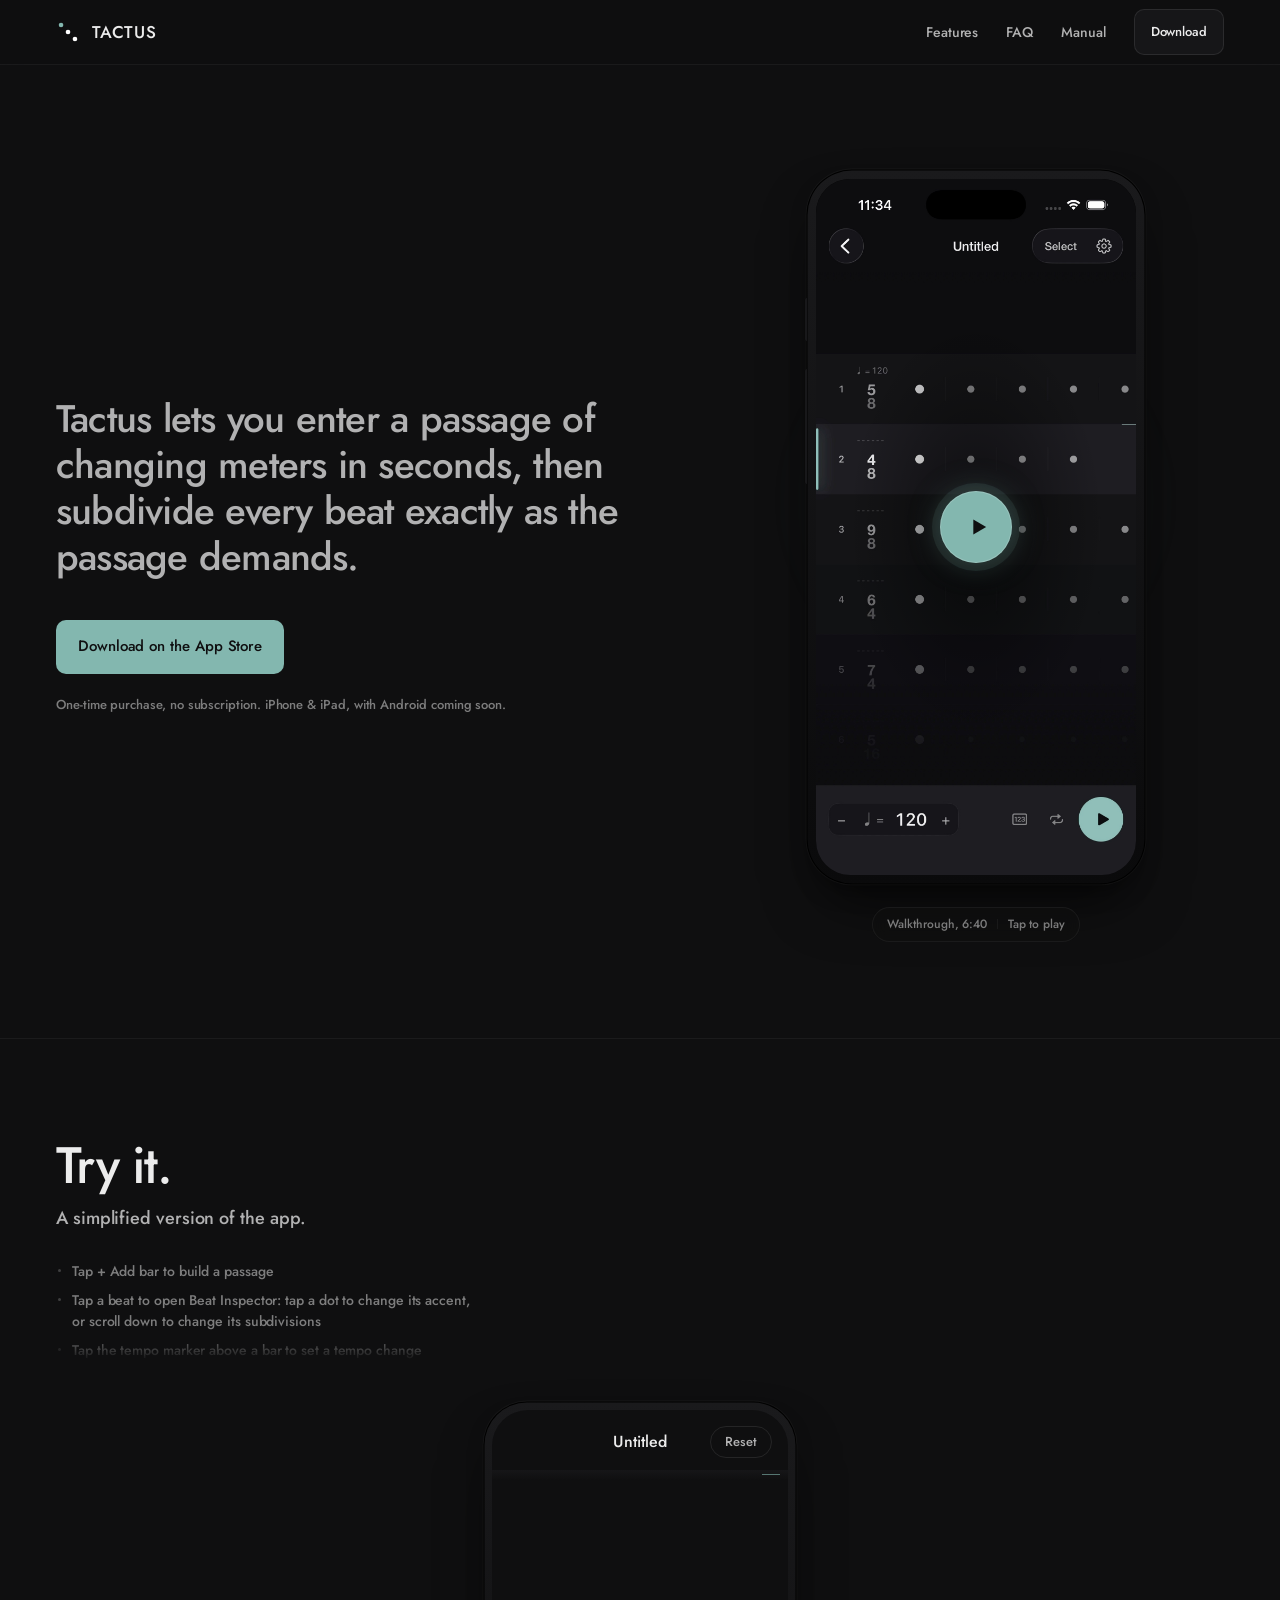
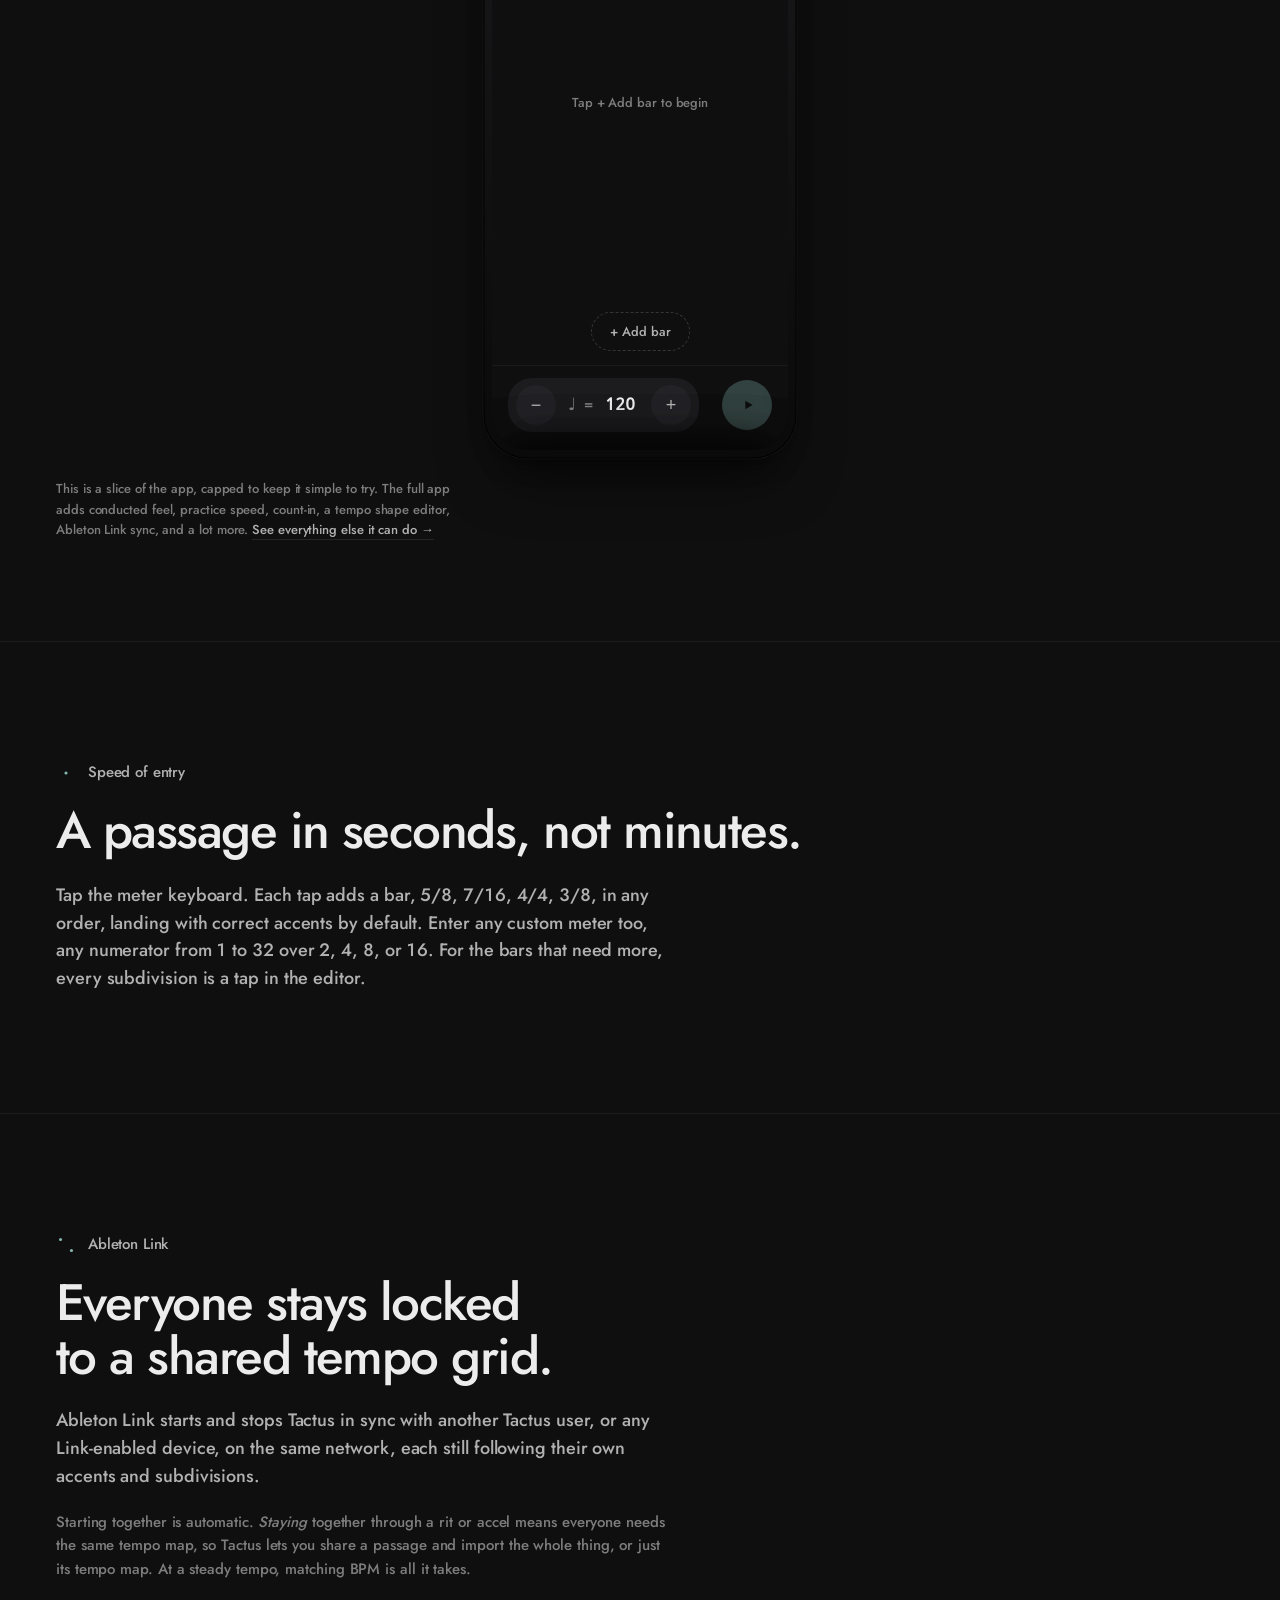
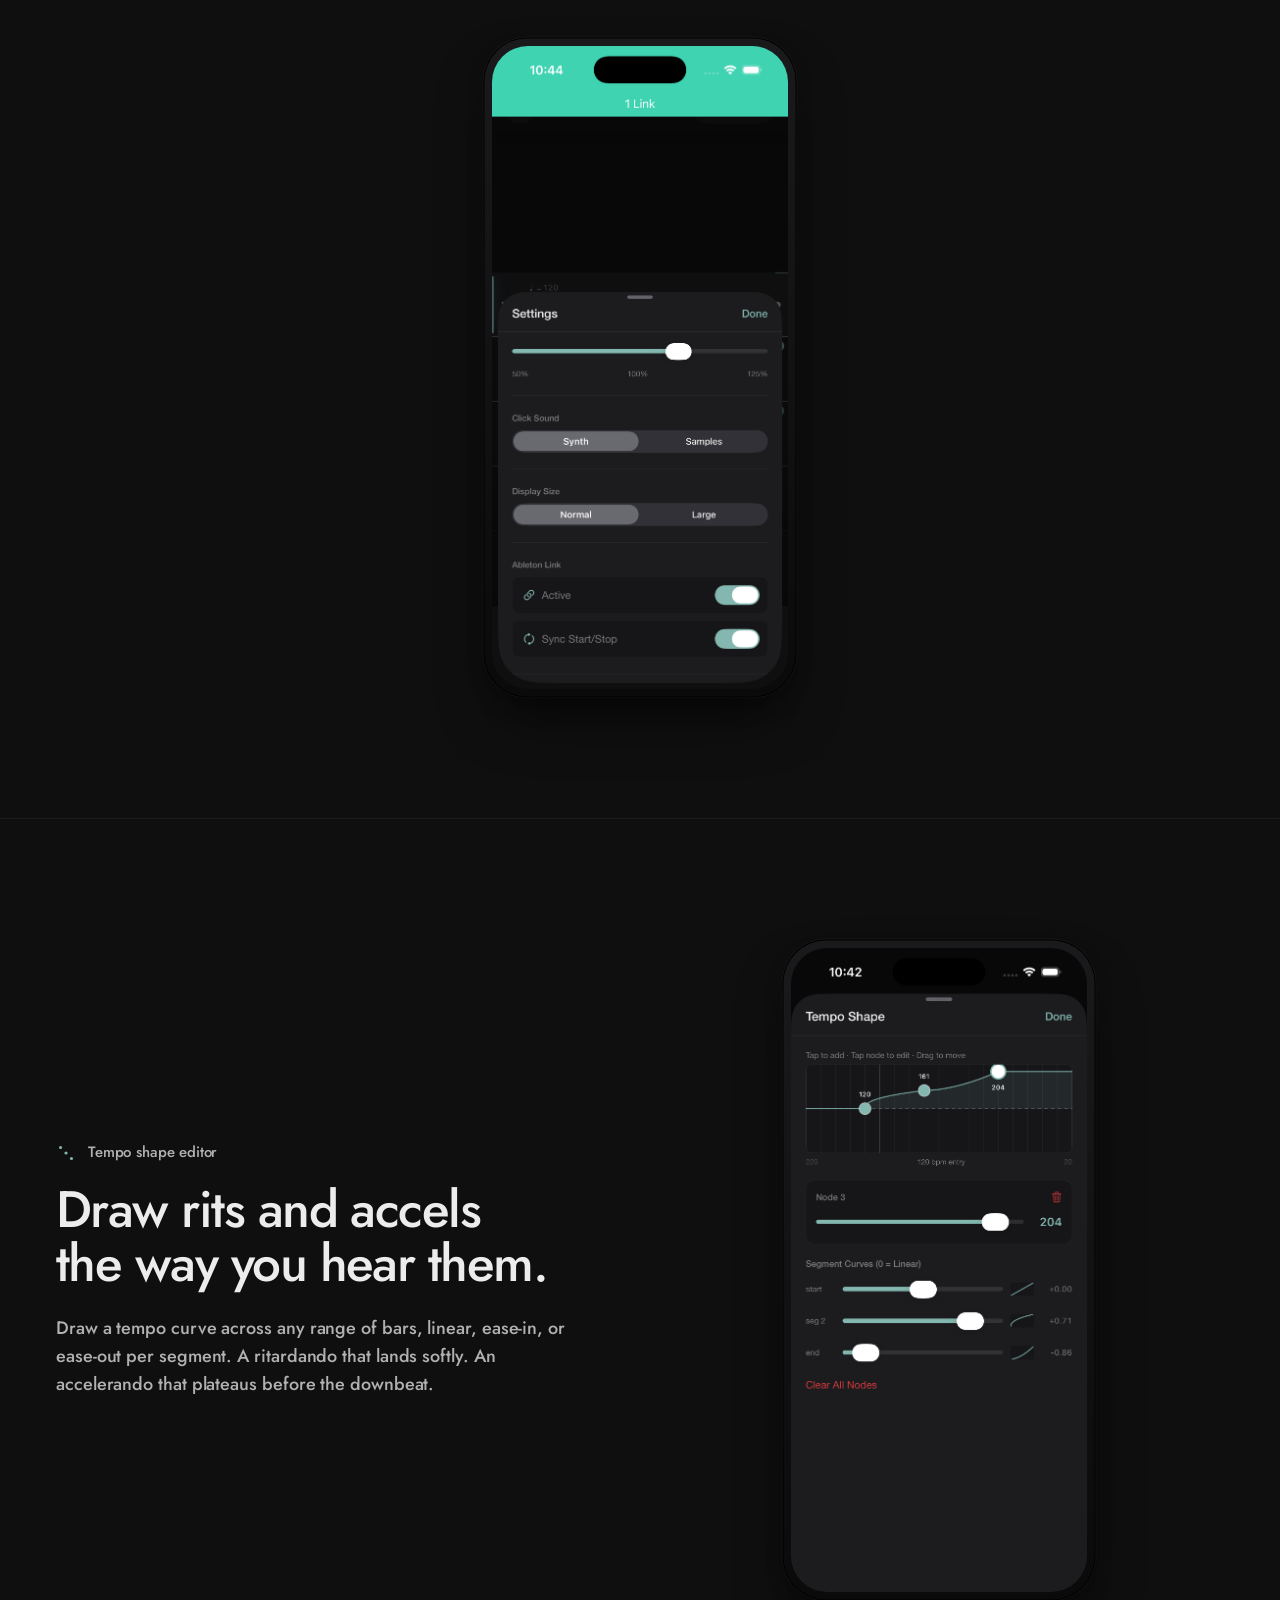
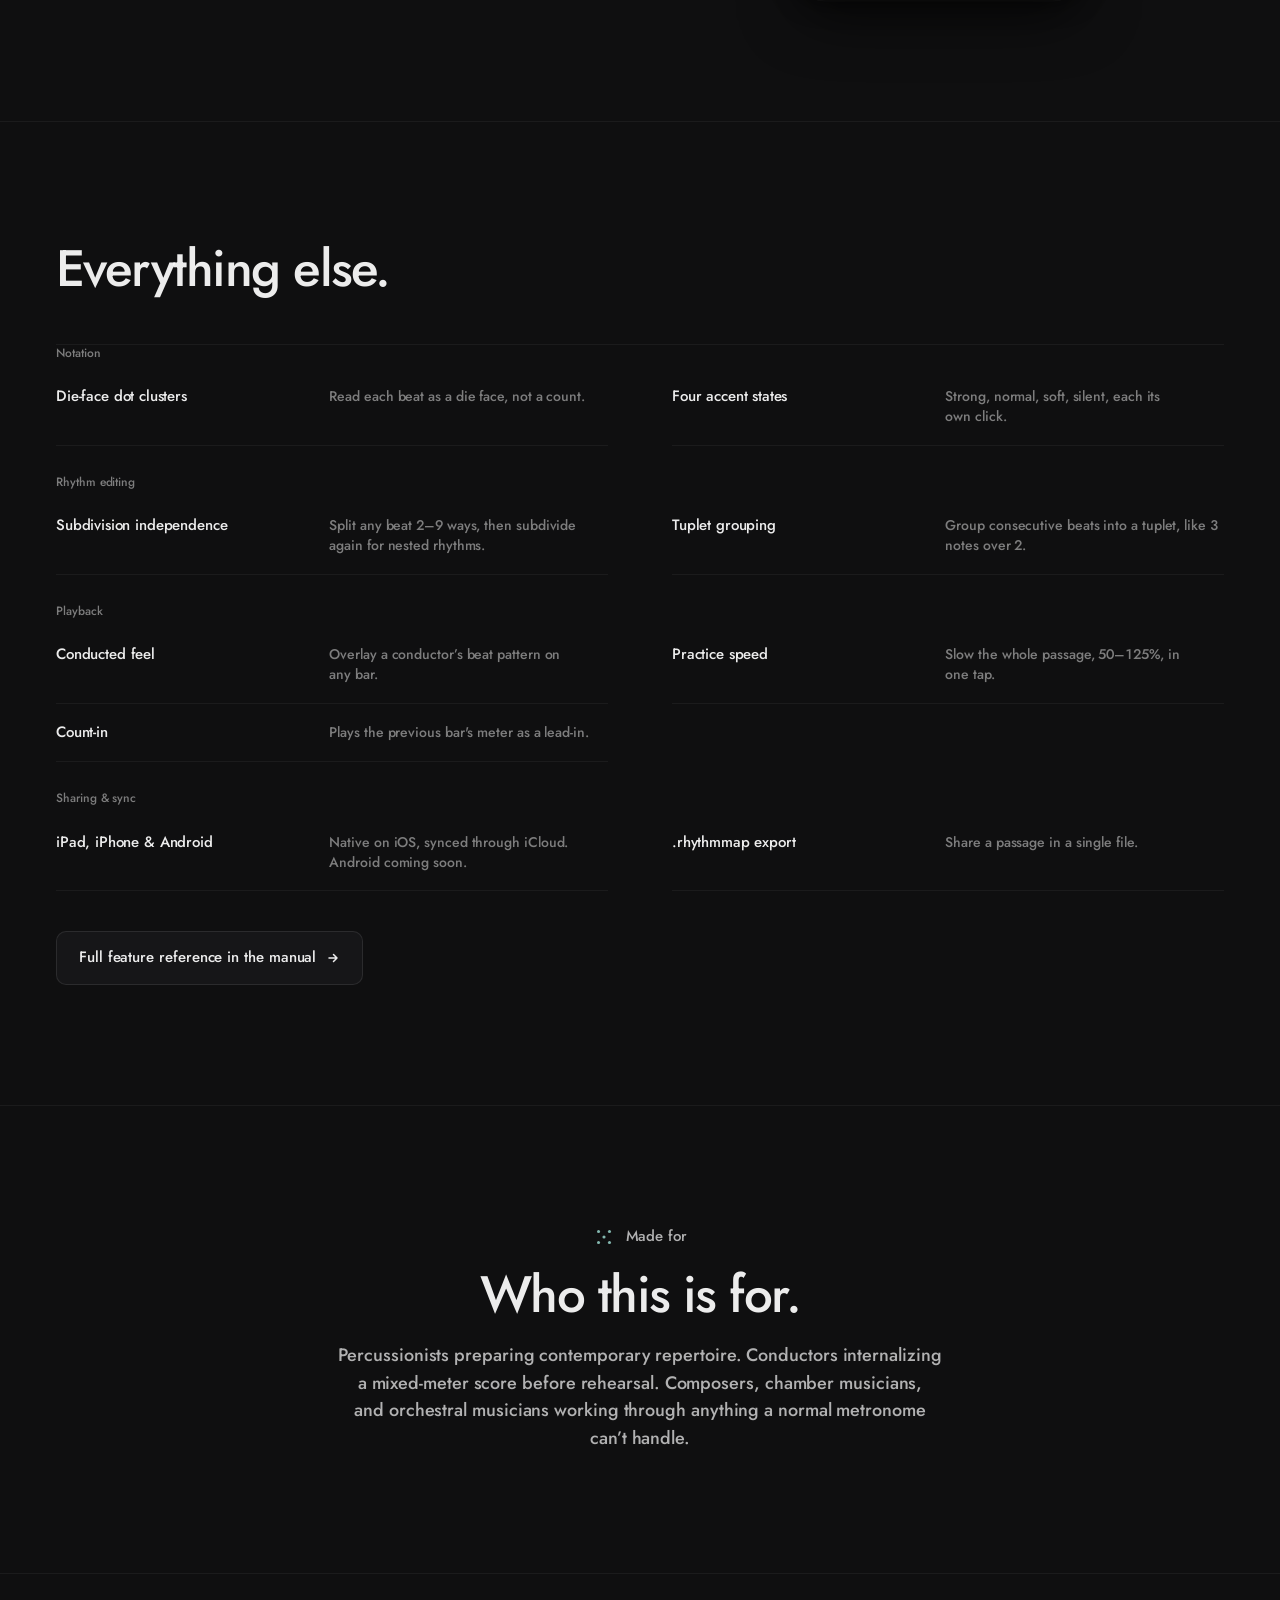
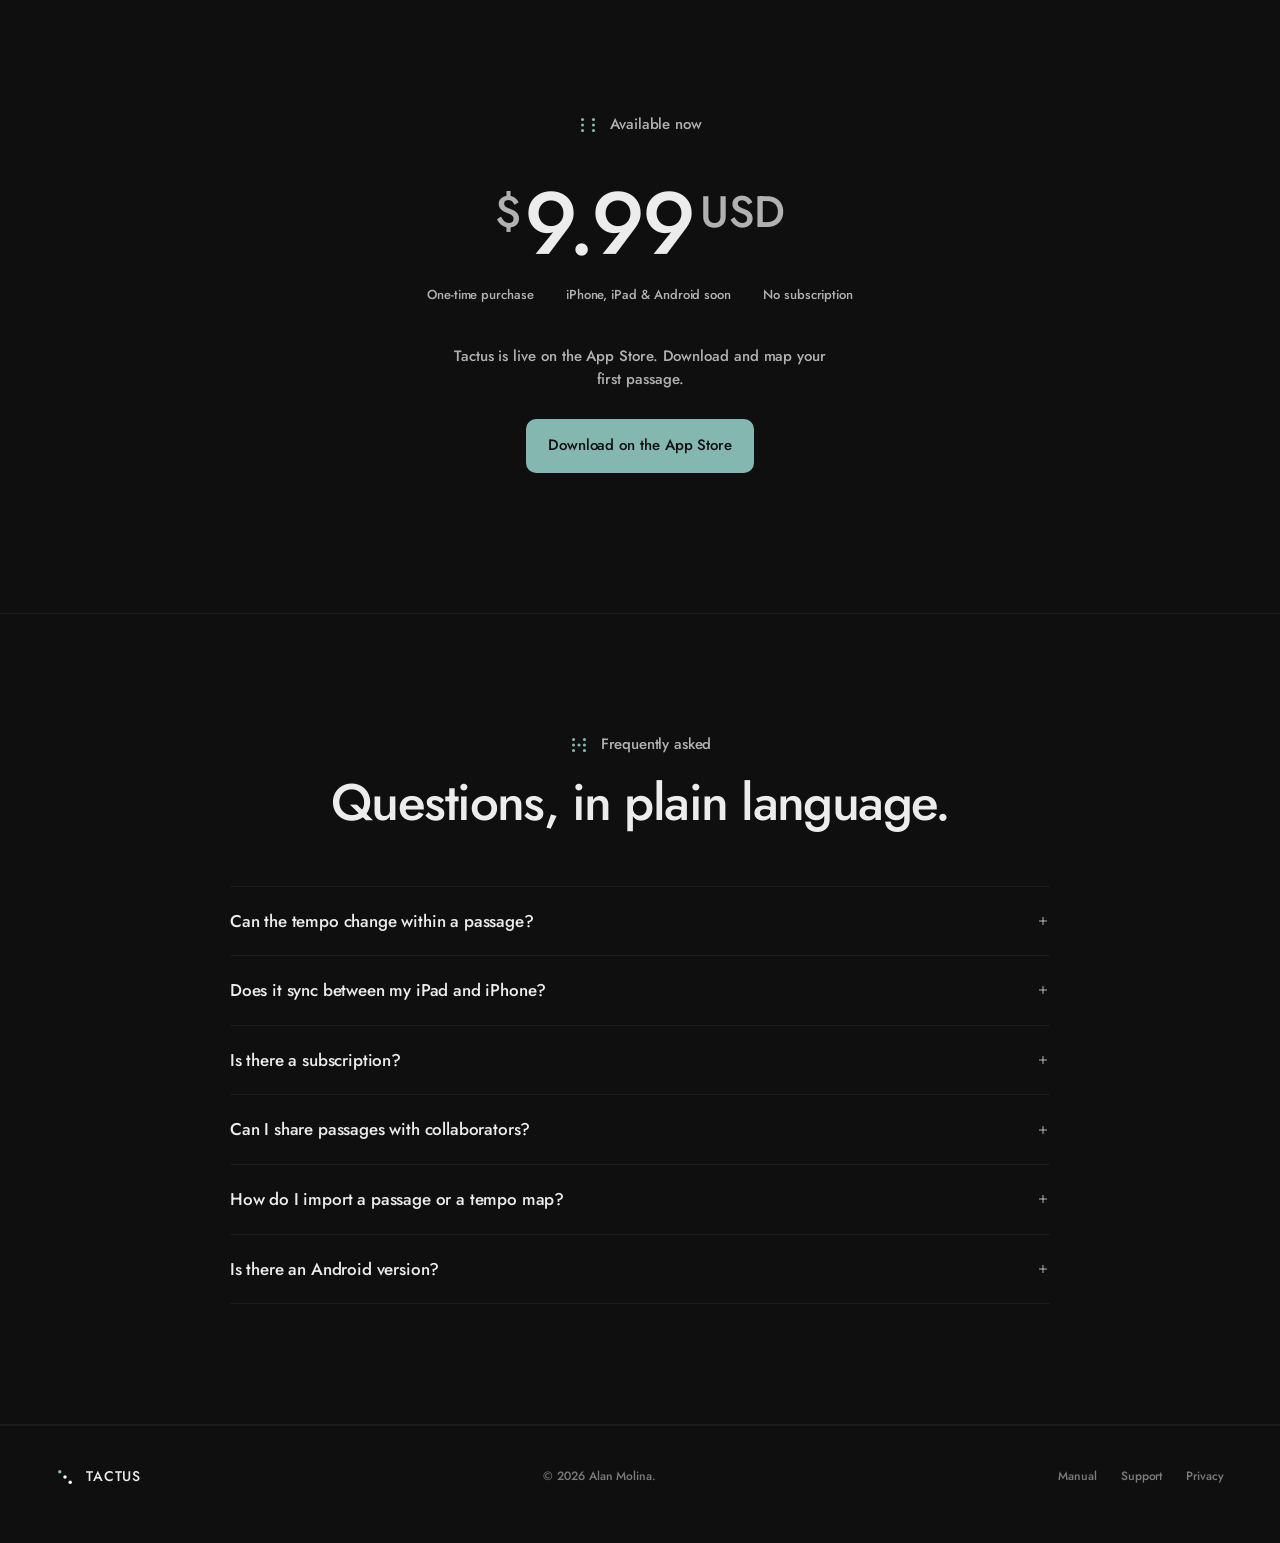
<file: index.html>
<!doctype html>
<html lang="en">
<head>
<!-- Google tag (gtag.js) -->
<script async src="https://www.googletagmanager.com/gtag/js?id=G-3WTP5S3CNB"></script>
<script>
  window.dataLayer = window.dataLayer || [];
  function gtag(){dataLayer.push(arguments);}
  gtag('js', new Date());

  gtag('config', 'G-3WTP5S3CNB');
</script>
  <meta charset="utf-8">
  <meta name="viewport" content="width=device-width, initial-scale=1">
  <title>Tactus. Enter changing meters in seconds, subdivide every beat exactly.</title>
  <meta name="description" content="Tactus maps a passage into a click track, every meter change, accent, and subdivision, played back exactly as written. iPhone & iPad, one-time $9.99 USD.">
  <link rel="canonical" href="https://tactusrhythm.com/">
  <meta name="theme-color" content="#0F0F10">
  <link rel="icon" href="/assets/icons/favicon.ico" sizes="any">
  <link rel="icon" type="image/png" sizes="32x32" href="/assets/icons/favicon-32x32.png">
  <link rel="icon" type="image/png" sizes="16x16" href="/assets/icons/favicon-16x16.png">
  <link rel="apple-touch-icon" href="/assets/icons/apple-touch-icon.png">
  <link rel="manifest" href="/assets/icons/site.webmanifest">

  <!-- Open Graph -->
  <meta property="og:type" content="website">
  <meta property="og:url" content="https://tactusrhythm.com/">
  <meta property="og:site_name" content="Tactus">
  <meta property="og:title" content="Tactus. Enter changing meters in seconds, subdivide every beat exactly.">
  <meta property="og:description" content="Tactus maps the rhythmic shape of a piece: every meter change, every accent, every subdivision, played back as a click track that reflects what you actually wrote. iPhone and iPad, $9.99 USD one-time.">
  <meta property="og:image" content="https://tactusrhythm.com/assets/images/walkthrough-poster.jpg">
  <meta property="og:image:alt" content="Tactus rhythmic mapping app showing a mixed-meter passage on iPhone">

  <!-- Twitter / X Card -->
  <meta name="twitter:card" content="summary_large_image">
  <meta name="twitter:title" content="Tactus. Enter changing meters in seconds, subdivide every beat exactly.">
  <meta name="twitter:description" content="Tactus maps the rhythmic shape of a piece: every meter change, every accent, every subdivision, played back as a click track that reflects what you actually wrote.">
  <meta name="twitter:image" content="https://tactusrhythm.com/assets/images/walkthrough-poster.jpg">

  <!-- Structured data -->
  <script type="application/ld+json">
  [
    {
      "@context": "https://schema.org",
      "@type": "WebSite",
      "name": "Tactus",
      "url": "https://tactusrhythm.com"
    },
    {
      "@context": "https://schema.org",
      "@type": "SoftwareApplication",
      "name": "Tactus",
      "description": "Tactus maps the rhythmic shape of a piece: every meter change, every accent, every subdivision, played back as a click track that reflects what you actually wrote.",
      "applicationCategory": "MusicApplication",
      "operatingSystem": "iOS",
      "offers": {
        "@type": "Offer",
        "price": "9.99",
        "priceCurrency": "USD",
        "availability": "https://schema.org/InStock"
      },
      "downloadUrl": "https://apps.apple.com/app/tactus/id6770496883",
      "url": "https://tactusrhythm.com",
      "author": {
        "@type": "Person",
        "name": "Alan Molina"
      }
    },
    {
      "@context": "https://schema.org",
      "@type": "FAQPage",
      "mainEntity": [
        {
          "@type": "Question",
          "name": "Can the tempo change within a passage?",
          "acceptedAnswer": {
            "@type": "Answer",
            "text": "Yes, two ways: per-bar BPM overrides, or the Tempo Shape editor for a gradual ramp across a range of bars."
          }
        },
        {
          "@type": "Question",
          "name": "Does it sync between my iPad and iPhone?",
          "acceptedAnswer": {
            "@type": "Answer",
            "text": "Yes, passages sync via iCloud and appear on all your devices automatically. Nothing beyond your Apple ID required."
          }
        },
        {
          "@type": "Question",
          "name": "Is there a subscription?",
          "acceptedAnswer": {
            "@type": "Answer",
            "text": "No. One-time purchase, everything included, free updates for the lifetime of the major version."
          }
        },
        {
          "@type": "Question",
          "name": "Can I share passages with collaborators?",
          "acceptedAnswer": {
            "@type": "Answer",
            "text": "Yes, export a .rhythmmap file and send it any way you like. They open it directly in their copy of Tactus and see exactly the map you built."
          }
        },
        {
          "@type": "Question",
          "name": "Is there an Android version?",
          "acceptedAnswer": {
            "@type": "Answer",
            "text": "Not yet, it's coming. Ableton Link sync will work the same way between iPhone, iPad, and Android once it ships."
          }
        }
      ]
    }
  ]
  </script>

  <link rel="stylesheet" href="assets/tactus-tokens.css">
  <style>
    /* ── Page chrome ─────────────────────────────────────────── */
    html, body {
      margin: 0; padding: 0;
      background: var(--bg);
      color: var(--fg);
      font-family: var(--ui);
      font-size: 16px; line-height: 1.45;
      letter-spacing: -0.005em;
      -webkit-font-smoothing: antialiased;
      font-variant-numeric: tabular-nums;
    }
    body { min-height: 100%; }
    a { color: inherit; text-decoration: none; }
    ::selection { background: var(--accent-dim); color: var(--fg); }
    a:focus-visible,
    button:focus-visible,
    summary:focus-visible,
    [tabindex]:focus-visible {
      outline: 2px solid var(--accent);
      outline-offset: 2px;
      border-radius: 4px;
    }
    #tactusDemo :focus-visible {
      outline: 2px solid var(--accent);
      outline-offset: -2px;
    }

    .wrap {
      max-width: 1240px;
      margin: 0 auto;
      padding: 0 56px;
    }
    @media (max-width: 720px) {
      .wrap { padding: 0 24px; }
    }

    /* ── Nav ─────────────────────────────────────────────────── */
    nav {
      position: sticky; top: 0; z-index: 50;
      background: rgba(15,15,16,0.78);
      backdrop-filter: saturate(140%) blur(14px);
      -webkit-backdrop-filter: saturate(140%) blur(14px);
      border-bottom: 0.5px solid var(--hair);
    }
    .nav-inner {
      display: flex; align-items: center; justify-content: space-between;
      height: 64px;
    }
    .brand {
      display: flex; align-items: center; gap: 12px;
      font-size: 17px;
    }
    .brand-mark {
      width: 24px; height: 24px; flex-shrink: 0;
      display: block;
    }
    .wordmark {
      font-family: "Jost", sans-serif;
      font-weight: 500;
      letter-spacing: 0.06em;
      text-transform: uppercase;
      color: rgba(255,255,255,0.92);
    }
    .nav-links {
      display: flex; align-items: center; gap: 28px;
      font-size: 14px; color: var(--fg-2);
    }
    .nav-links a:hover { color: var(--fg); }
    @media (max-width: 600px) {
      .nav-links a:not(.nav-cta):not(.nav-manual) { display: none; }
    }
    .nav-cta {
      display: inline-flex; align-items: center; gap: 8px;
      padding: 13px 16px;
      border: 1px solid var(--stroke);
      border-radius: var(--r-key);
      color: var(--fg);
      font-size: 13px; font-weight: 500;
      background: var(--bg-elev-1);
      transition: border-color 240ms var(--ease-out), background 240ms var(--ease-out);
    }
    .nav-cta:hover {
      border-color: var(--accent);
      background: var(--bg-elev-2);
    }
    .nav-cta .price { color: var(--fg-3); font-family: var(--ui); font-weight: 500; font-size: 13px; letter-spacing: -0.01em; }

    /* ── Hero ────────────────────────────────────────────────── */
    .hero {
      padding: 96px 0 88px;
      position: relative;
      border-bottom: 0.5px solid var(--hair);
    }
    .hero-grid {
      display: grid;
      grid-template-columns: minmax(0, 1.15fr) minmax(0, 0.95fr);
      gap: 72px;
      align-items: center;
    }
    @media (max-width: 980px) {
      .hero-grid { grid-template-columns: 1fr; gap: 56px; }
      .hero { padding: 64px 0; }
    }
    .hero-sub {
      font-size: clamp(28px, 3vw, 40px);
      font-weight: 500;
      line-height: 1.2;
      letter-spacing: -0.02em;
      color: var(--fg-2);
      max-width: 620px;
      margin: 0 0 40px;
      text-wrap: pretty;
    }
    .cta-row {
      display: flex; align-items: center; gap: 20px; flex-wrap: wrap;
    }
    .btn-primary {
      display: inline-flex; align-items: center; gap: 12px;
      padding: 16px 22px;
      background: var(--accent);
      color: #0F0F10;
      border-radius: var(--r-key);
      font-weight: 500; font-size: 15px;
      letter-spacing: -0.005em;
      transition: filter 240ms var(--ease-out), transform 240ms var(--ease-pop);
    }
    .btn-primary:hover { filter: brightness(1.08); }
    .btn-primary:active { transform: scale(0.98); }
    .btn-primary .price {
      font-family: var(--ui); font-weight: 500;
      letter-spacing: -0.015em;
      padding-left: 12px;
      border-left: 1px solid rgba(15,15,16,0.35);
    }
    .trust-line {
      font-size: 13px; color: var(--fg-3);
      margin-top: 22px;
      font-family: var(--ui);
      letter-spacing: -0.005em;
    }

    /* ── Hero passage panel (right column) ───────────────────── */
    .passage {
      background: var(--bg-elev-1);
      border: 0.5px solid var(--hair);
      border-radius: var(--r-card);
      padding: 8px 0 0;
      position: relative;
      overflow: hidden;
    }
    .passage-header {
      display: flex; align-items: center; justify-content: space-between;
      padding: 14px 20px 14px;
      border-bottom: 0.5px solid var(--hair);
    }
    .passage-title {
      font-size: 13px; color: var(--fg-2);
      font-weight: 500;
    }
    .passage-meta {
      font-family: var(--mono); font-size: 11px; color: var(--fg-3);
      letter-spacing: 0.02em;
      font-feature-settings: "tnum";
    }
    .bar {
      display: grid;
      grid-template-columns: 38px 1fr;
      gap: 18px;
      padding: 18px 22px 22px;
      border-bottom: 0.5px solid var(--hair);
      position: relative;
      align-items: center;
    }
    .bar:last-child { border-bottom: 0; }
    .bar.active::before {
      content: ""; position: absolute;
      left: 0; top: 18%; bottom: 18%; width: 3px;
      background: var(--accent);
      box-shadow: 0 0 8px var(--accent-glow);
      border-radius: 2px;
    }
    .meter {
      display: flex; flex-direction: column; align-items: center;
      font-family: var(--meter-font); font-weight: 700;
      font-size: 22px; line-height: 0.98;
      letter-spacing: 0;
      color: var(--fg-2);
    }
    .bar.active .meter { color: var(--fg); }
    .meter span { display: block; }
    .clusters {
      display: flex; align-items: center; gap: 14px;
      flex-wrap: wrap;
    }
    .tempo-pill {
      display: inline-flex; align-items: center; gap: 6px;
      font-family: var(--mono); font-size: 11px; color: var(--accent);
      padding: 3px 8px; border-radius: 6px;
      background: rgba(131,183,175,0.08);
      border: 0.5px solid var(--accent-dim);
      margin-right: 4px;
    }

    /* die-face dot cluster — pure CSS */
    .cluster {
      width: 44px; height: 44px;
      display: grid;
      grid-template-columns: repeat(3, 1fr);
      grid-template-rows: repeat(3, 1fr);
      gap: 0;
      place-items: center;
      flex-shrink: 0;
    }
    .cluster.lg { width: 64px; height: 64px; }
    .cluster.sm { width: 32px; height: 32px; }
    .cluster .d {
      width: 8px; height: 8px; border-radius: 50%;
      background: var(--dot-normal);
    }
    .cluster.lg .d { width: 11px; height: 11px; }
    .cluster.sm .d { width: 6px; height: 6px; }
    .cluster .d.strong { background: var(--dot-strong); }
    .cluster .d.soft   { background: var(--dot-soft); }
    .cluster .d.silent {
      background: transparent;
      box-shadow: inset 0 0 0 1px var(--dot-silent);
    }
    .cluster .d.empty { visibility: hidden; }
    .cluster .d.hit {
      background: var(--accent);
      animation: pulse 150ms var(--ease-out);
    }
    @keyframes pulse {
      0%   { transform: scale(1); }
      13%  { transform: scale(1.22); }
      47%  { transform: scale(1.22); }
      100% { transform: scale(1); }
    }
    /* die-face positional helpers — cells go 1..9 row-major */
    .cluster .d { grid-area: auto; }

    /* ── Live meter-keyboard demo (Try it section) ──────────────
       Full sheet-based interaction: Add Bars sheet, Beat Inspector
       (accent cycling + notes-per-beat), Bar Tempo sheet, focal scroll.
       Everything is scoped under #tactusDemo so its .bar/.meter/.cluster/
       .clusters/.d rules can't leak onto the hero passage or the iPad/
       iPhone screenshots elsewhere on the page, which use the same class
       names at different sizes. */
    #tactusDemo {
      position: relative;
      display: flex; flex-direction: column;
      /* Tall enough that Beat Inspector's strip + big cluster + hint + Notes Per Beat row all
         fit without needing its own internal scroll in the common (non-tuplet) case -- at 460px
         reaching subdivisions required a scroll nothing hinted at. */
      height: 640px;
      background: var(--bg);
      border-radius: 36px;
      overflow: hidden;
      font-size: 15px;
      isolation: isolate;
    }
    #tactusDemo .td-screen-main { display: flex; flex-direction: column; height: 100%; }
    #tactusDemo .td-topbar {
      position: relative;
      display: flex; align-items: center; justify-content: flex-end;
      padding: 16px 16px 12px;
      flex-shrink: 0;
    }
    /* Centered on the topbar's full width via absolute positioning, not flex auto-margins --
       the reset button is the only other element and it's flush right, so there's nothing to
       center "between" the way the old back-button/title/reset trio did. */
    #tactusDemo .td-topbar-title {
      position: absolute; left: 0; right: 0;
      text-align: center; pointer-events: none;
      font-size: 16px; font-weight: 500; color: var(--fg);
    }
    #tactusDemo .td-topbar-reset {
      height: 32px; border-radius: 16px;
      display: flex; align-items: center; justify-content: center;
      border: 0.5px solid var(--stroke);
      background: none; color: var(--fg-2); flex-shrink: 0;
      font-family: var(--ui); font-size: 13px; font-weight: 500;
      padding: 0 14px;
      -webkit-tap-highlight-color: transparent;
      touch-action: manipulation;
    }
    #tactusDemo .td-topbar-reset:active { color: var(--fg); border-color: var(--accent-dim); }

    #tactusDemo .td-bars-wrap { position: relative; flex: 1 1 auto; min-height: 0; display: flex; }
    #tactusDemo .td-bars-wrap::before, #tactusDemo .td-bars-wrap::after {
      content: ""; position: absolute; left: 0; right: 0; z-index: 2; pointer-events: none;
    }
    #tactusDemo .td-bars-wrap::before { top: 0; height: 10px; background: linear-gradient(var(--bg-elev-1), transparent); }
    #tactusDemo .td-bars-wrap::after  { bottom: 0; height: 24px; background: linear-gradient(transparent, var(--bg)); }
    #tactusDemo .td-focal-tick {
      position: absolute; right: 8px; top: 4px; z-index: 3;
      width: 18px; height: 1px; background: var(--accent); opacity: 0.6; pointer-events: none;
    }
    /* No native scroll-snap here — the JS focal-scroll below fully owns snapping
       (calcFocalScrollTop/focusBar), and having CSS mandatory snap engage at the
       same time as the JS-driven scrollTo fought it every frame, which is what
       actually made scrolling/highlighting feel laggy. overscroll-behavior-y: none
       turns off the rubber-band/bounce stretch past the top and bottom -- the real
       app has no such bounce either (a deliberate list setting, not an oversight),
       and the elastic overscroll physics fighting the custom snap-back animation at
       exactly the same boundary was the source of the visual glitches scrolling
       past the bottom. */
    #tactusDemo .td-bars { flex: 1 1 auto; overflow-y: auto; overscroll-behavior-y: none; }
    #tactusDemo .td-empty {
      display: flex; align-items: center; justify-content: center;
      height: 100%; padding: 20px; text-align: center;
      font-size: 13px; color: var(--fg-3);
    }
    #tactusDemo .td-addbar-row { display: flex; justify-content: center; padding: 14px; flex-shrink: 0; }
    #tactusDemo .td-addbar {
      font-family: var(--ui); font-size: 13px; font-weight: 500; color: var(--fg-2);
      background: none;
      border: 1px dashed var(--stroke-strong);
      border-radius: 20px;
      padding: 9px 18px;
      -webkit-tap-highlight-color: transparent;
      touch-action: manipulation;
      transition: border-color 120ms var(--ease-out), color 120ms var(--ease-out);
    }
    #tactusDemo .td-addbar:active { border-color: var(--accent-dim); color: var(--fg); }
    #tactusDemo .td-transport {
      display: flex; align-items: center; justify-content: space-between;
      gap: 10px; padding: 12px 16px 18px;
      border-top: 0.5px solid var(--hair);
      flex-shrink: 0;
    }
    #tactusDemo .td-tempo-group {
      display: flex; align-items: center; gap: 4px;
      background: var(--bg-elev-2);
      border-radius: 24px;
      padding: 7px 8px;
    }
    /* The −/+ buttons need more breathing room from the glyph/=/value cluster than that
       cluster needs internally -- "♩ = 120" should read as one tight unit. */
    #tactusDemo .td-tempo-group > .td-tempo-btn:first-child { margin-right: 4px; }
    #tactusDemo .td-tempo-group > .td-tempo-btn:last-child { margin-left: 4px; }
    #tactusDemo .td-tempo-btn {
      width: 40px; height: 40px;
      display: flex; align-items: center; justify-content: center;
      border-radius: 50%;
      background: var(--bg-elev-3); border: none; color: var(--fg-2);
      font-size: 18px; line-height: 1;
      -webkit-tap-highlight-color: transparent;
      touch-action: manipulation;
    }
    #tactusDemo .td-tempo-btn:active { background: var(--accent-dim); color: var(--fg); }
    /* Note-value popover menu -- matches the real app's own note glyphs
       exactly (♩/♪/♬ Unicode plus a real vector asset for the half note,
       since that one doesn't reliably render as Unicode -- the real app
       doesn't use Unicode for it either, see NoteValueSymbol in
       EditorView.swift). A plain <select> can't hold icons in its options at
       all, so this is a real popover instead: tapping the glyph opens a list
       of all six values, each with its own glyph and a clear text label. */
    #tactusDemo .td-note-picker { position: relative; display: flex; }
    #tactusDemo .td-tempo-note {
      display: flex; align-items: center; justify-content: center;
      font-family: var(--meter-font); font-size: 17px; color: var(--fg-3);
      background: none; border: none; line-height: 1;
      padding: 4px;
      -webkit-tap-highlight-color: transparent;
      touch-action: manipulation;
    }
    #tactusDemo .td-tempo-note:active, #tactusDemo .td-tempo-note[aria-expanded="true"] { color: var(--fg); }
    #tactusDemo .td-tempo-note svg { width: 11px; height: 18px; display: block; }
    #tactusDemo .td-note-menu {
      position: absolute; left: 0; bottom: calc(100% + 8px);
      background: var(--bg-elev-2);
      border: 0.5px solid var(--stroke);
      border-radius: 12px;
      padding: 6px;
      min-width: 190px;
      box-shadow: 0 12px 28px rgba(0,0,0,0.45);
      z-index: 30;
    }
    #tactusDemo .td-note-menu[hidden] { display: none; }
    #tactusDemo .td-note-row {
      display: flex; align-items: center; gap: 12px;
      width: 100%; padding: 9px 10px;
      background: none; border: none; border-radius: 8px;
      font-family: var(--ui); font-size: 14px; color: var(--fg2);
      text-align: left;
      -webkit-tap-highlight-color: transparent;
      touch-action: manipulation;
    }
    #tactusDemo .td-note-row:active { background: var(--accent-dim); }
    #tactusDemo .td-note-row.selected { color: var(--accent); }
    #tactusDemo .td-note-row-glyph {
      width: 20px; flex-shrink: 0;
      display: flex; align-items: center; justify-content: center;
      font-family: var(--meter-font); font-size: 16px; color: inherit;
    }
    #tactusDemo .td-note-row-glyph svg { width: 9px; height: 15px; display: block; }
    #tactusDemo .td-tempo-eq { font-family: var(--ui); font-size: 15px; color: var(--fg-3); }
    #tactusDemo .td-tempo {
      font-family: var(--mono); font-variant-numeric: tabular-nums;
      font-size: 17px; font-weight: 700; color: var(--fg);
      min-width: 46px; text-align: center; letter-spacing: normal;
    }
    #tactusDemo .td-play {
      width: 50px; height: 50px; flex-shrink: 0;
      display: flex; align-items: center; justify-content: center;
      border-radius: 50%;
      background: var(--accent);
      border: none; color: #0F0F10;
      -webkit-tap-highlight-color: transparent;
      touch-action: manipulation;
      transition: transform 120ms var(--ease-pop), background 120ms var(--ease-out);
    }
    #tactusDemo .td-play:active { transform: scale(0.92); }
    #tactusDemo .td-play svg { width: 16px; height: 16px; margin-left: 2px; }
    #tactusDemo .td-play.playing { background: rgba(255,255,255,0.10); color: var(--fg); }
    #tactusDemo .td-play.playing svg { margin-left: 0; }
    #tactusDemo .td-play[disabled] { opacity: 0.3; pointer-events: none; }

    /* ── die-face dot cluster (scoped: same visual language as the hero
       passage's .bar/.meter/.cluster, distinct rules so neither leaks) ── */
    #tactusDemo .bar {
      display: flex; flex-direction: column;
      align-items: stretch;
      gap: 0;
      padding: 10px 16px;
      background: var(--bg-elev-1);
      border-bottom: 0.5px solid var(--hair);
      position: relative;
      transition: background 320ms var(--ease-out), opacity 320ms var(--ease-out);
    }
    #tactusDemo .bar:last-child { border-bottom: 0; }
    #tactusDemo .bar-tempo-row {
      padding-left: 28px; margin-bottom: 5px;
      display: flex; align-items: center;
      -webkit-tap-highlight-color: transparent;
    }
    #tactusDemo .bar-tempo-label {
      font-family: var(--mono); font-variant-numeric: tabular-nums;
      font-size: 10px; color: var(--fg-3);
      display: inline-flex; align-items: center; gap: 3px;
    }
    #tactusDemo .bar-tempo-label.explicit { color: var(--accent); }
    #tactusDemo .bar-tempo-label svg { width: 5px; height: 9px; display: block; }
    #tactusDemo .bar-tempo-dash {
      width: 22px; height: 1px; margin-top: 1px;
      background-image: repeating-linear-gradient(to right, var(--fg-4) 0 3px, transparent 3px 6px);
    }
    #tactusDemo .bar-content {
      display: grid;
      grid-template-columns: 18px 26px minmax(0, 1fr);
      gap: 10px;
      align-items: center;
    }
    #tactusDemo .bar-num {
      font-family: var(--mono); font-variant-numeric: tabular-nums;
      font-size: 12px; font-weight: 500; color: var(--fg-3);
      text-align: right;
    }
    #tactusDemo .bar.active { background: var(--bg-elev-2); }
    #tactusDemo .bar.active::before {
      content: ""; position: absolute;
      left: 0; top: 6%; bottom: 6%; width: 3px;
      background: var(--accent);
      box-shadow: 0 0 8px var(--accent-glow);
      border-radius: 2px;
    }
    #tactusDemo .meter {
      display: flex; flex-direction: column; align-items: center;
      font-family: var(--meter-font); font-weight: 700;
      font-size: 16px; line-height: 0.98;
      letter-spacing: normal;
    }
    #tactusDemo .meter span:first-child { color: var(--fg-2); }
    #tactusDemo .meter span:last-child { color: var(--fg-3); }
    #tactusDemo .bar.active .meter span:first-child { color: var(--fg); }
    #tactusDemo .bar.active .meter span:last-child { color: var(--fg-2); }
    #tactusDemo .meter span { display: block; }
    #tactusDemo .clusters {
      display: flex; align-items: center; flex-wrap: nowrap; gap: 9px;
      min-width: 0; overflow-x: auto;
      scrollbar-width: none; -ms-overflow-style: none;
      -webkit-overflow-scrolling: touch;
    }
    #tactusDemo .clusters::-webkit-scrollbar { display: none; }
    #tactusDemo .cluster {
      display: block;
      width: 30px; height: 30px;
      position: relative;
      flex-shrink: 0;
      border-radius: 6px;
      transition: background 120ms var(--ease-out);
    }
    #tactusDemo .cluster:active { background: rgba(255,255,255,0.06); }
    #tactusDemo .clusters .cluster:not(:first-child)::before {
      content: ""; position: absolute; left: -5px; top: 15%; bottom: 15%;
      width: 0.5px; background: var(--hair);
    }
    #tactusDemo .cluster.lg { width: 120px; height: 120px; }
    #tactusDemo .cluster .d {
      position: absolute;
      width: 8px; height: 8px; border-radius: 50%;
      background: var(--dot-normal);
      transform: translate(-50%, -50%) scale(var(--dot-scale, 1));
      transition: background 100ms var(--ease-out), transform 100ms var(--ease-out);
    }
    #tactusDemo .cluster.lg .d { width: 19px; height: 19px; }
    #tactusDemo .cluster .d.strong { background: var(--dot-strong); --dot-scale: 1.22; }
    #tactusDemo .cluster .d.soft   { background: var(--dot-soft); --dot-scale: 0.78; }
    #tactusDemo .cluster .d.silent {
      background: transparent;
      border: 1px solid var(--dot-silent);
      --dot-scale: 0.78;
    }
    #tactusDemo .cluster .d.empty  { visibility: hidden; }
    #tactusDemo .cluster .d.hit    { background: var(--accent); animation: td2Pulse 150ms var(--ease-out); }
    #tactusDemo .cluster.lg .d { cursor: pointer; }
    #tactusDemo .cluster.lg .d.empty { cursor: default; }
    @keyframes td2Pulse {
      0%   { transform: translate(-50%, -50%) scale(1); }
      13%  { transform: translate(-50%, -50%) scale(1.22); }
      47%  { transform: translate(-50%, -50%) scale(1.22); }
      100% { transform: translate(-50%, -50%) scale(1); }
    }

    /* ── sheets (Add Bars / Beat Inspector / Bar Tempo) ──────────
       Real modal-sheet behavior: slides up over the main screen with a
       dimming scrim behind it, matching how the app presents "Add Bars"
       and the Beat Inspector. */
    #tactusDemo .td-sheet-scrim {
      position: absolute; inset: 0;
      background: var(--scrim);
      opacity: 0;
      pointer-events: none;
      /* --ease-sheet was never actually defined in tactus-tokens.css -- an invalid var()
         reference invalidates the whole transition shorthand, so every sheet (Beat Inspector,
         Meter Keyboard, Bar Tempo) was snapping open/closed instantly instead of animating.
         --ease-out is the site's existing standard easing, already used everywhere else. */
      transition: opacity 280ms var(--ease-out);
      z-index: 5;
    }
    #tactusDemo .td-sheet-scrim.is-open { opacity: 1; pointer-events: auto; }
    #tactusDemo .td-sheet {
      position: absolute; left: 0; right: 0; bottom: 0;
      height: 88%;
      background: var(--bg);
      border-radius: 20px 20px 0 0;
      box-shadow: 0 -20px 50px -12px rgba(0,0,0,0.6);
      transform: translateY(102%);
      transition: transform 320ms var(--ease-out);
      display: flex; flex-direction: column;
      z-index: 6;
    }
    #tactusDemo .td-sheet.is-open { transform: translateY(0); }
    #tactusDemo .td-sheet-handle {
      width: 36px; height: 4px; border-radius: 2px;
      background: var(--stroke);
      margin: 10px auto 2px;
      flex-shrink: 0;
    }
    #tactusDemo .td-sheet-toolbar {
      display: flex; align-items: center; justify-content: space-between;
      padding: 10px 16px 14px;
      flex-shrink: 0;
    }
    #tactusDemo .td-sheet-cancel, #tactusDemo .td-sheet-done {
      font-family: var(--ui); font-size: 14px; font-weight: 500;
      background: none; color: var(--fg-2);
      border: 0.5px solid var(--stroke); border-radius: 16px;
      padding: 6px 14px;
      -webkit-tap-highlight-color: transparent;
    }
    #tactusDemo .td-sheet-done { color: var(--accent); border-color: var(--accent-dim); font-weight: 500; }
    #tactusDemo .td-sheet-done[disabled] { color: var(--fg-4); border-color: var(--stroke); }
    #tactusDemo .td-sheet-title-group { display: flex; flex-direction: column; align-items: center; gap: 1px; }
    #tactusDemo .td-sheet-title { font-size: 15px; font-weight: 500; color: var(--fg); }
    #tactusDemo .td-sheet-subtitle { font-size: 11px; color: var(--fg-3); }
    #tactusDemo .td-sheet-toolbar-spacer { min-width: 68px; }

    #tactusDemo .td-build-preview {
      display: flex; align-items: center; gap: 6px;
      padding: 0 16px 14px;
      min-height: 32px;
      overflow-x: auto;
      flex-shrink: 0;
    }
    #tactusDemo .td-build-empty { font-size: 12px; color: var(--fg-3); }
    #tactusDemo .td-build-chip {
      display: flex; flex-direction: column; align-items: center;
      font-family: var(--meter-font); font-weight: 700; font-size: 11px; line-height: 0.95;
      letter-spacing: normal;
      color: var(--fg-2);
      background: var(--bg-elev-2);
      border-radius: 8px;
      padding: 5px 8px;
      flex-shrink: 0;
    }
    #tactusDemo .td-sheet-body { flex: 1 1 auto; overflow-y: auto; padding: 0 0 16px; }
    #tactusDemo .td-section-label {
      font-family: var(--ui); font-size: 12px; font-weight: 500; color: var(--fg-3);
      padding: 14px 16px 8px;
    }
    #tactusDemo .td-key-grid {
      display: grid;
      grid-template-columns: repeat(4, 1fr);
      gap: 8px;
      padding: 0 16px;
    }
    #tactusDemo .td-key {
      aspect-ratio: 1 / 0.82;
      display: flex; flex-direction: column; align-items: center; justify-content: center;
      background: var(--bg-elev-1);
      border-radius: var(--r-key);
      border: 0.5px solid var(--hair);
      font-family: var(--meter-font); font-weight: 700;
      font-size: 15px; line-height: 1.05;
      letter-spacing: normal;
      color: var(--fg);
      -webkit-tap-highlight-color: transparent;
      touch-action: manipulation;
      transition: background 120ms var(--ease-out), transform 120ms var(--ease-pop);
    }
    #tactusDemo .td-key span:last-child { color: var(--fg-3); }
    #tactusDemo .td-key:active { background: var(--accent-dim); transform: scale(0.94); }

    /* Bar-preview strip -- every beat/element in the bar as a mini cluster so you can see (and
       jump to) the whole bar at a glance, not just the one currently selected. Matches the real
       app's strip exactly: row background Tactus.bgElev1, cell ~Tactus.clusterSize (60), and the
       selected cell's RoundedRectangle(cornerRadius: 8) accent stroke. */
    #tactusDemo .td-inspector-strip-wrap {
      background: var(--bg-elev-1);
      padding: 10px 16px;
      display: flex; overflow-x: auto;
      scrollbar-width: none; -ms-overflow-style: none;
    }
    #tactusDemo .td-inspector-strip-wrap::-webkit-scrollbar { display: none; }
    #tactusDemo .td-inspector-strip { display: flex; align-items: flex-end; gap: 6px; margin: 0 auto; }
    #tactusDemo .td-inspector-strip-cell {
      flex-shrink: 0;
      display: flex; flex-direction: column; align-items: center; gap: 2px;
      -webkit-tap-highlight-color: transparent;
      touch-action: manipulation;
    }
    /* Deliberately smaller than the real app's literal clusterSize (60): at that size the strip
       read as a second accent-editing surface rather than a compact nav aid pointing at the big
       cluster below, so it's sized to match the main bars view's own small (non-editable)
       clusters instead -- same visual language already used elsewhere as "preview, not edit". */
    #tactusDemo .td-inspector-strip-clusterbox {
      width: 36px; height: 36px;
      display: flex; align-items: center; justify-content: center;
      border-radius: 7px;
      border: 1px solid transparent;
    }
    #tactusDemo .td-inspector-strip-cell.selected .td-inspector-strip-clusterbox { border-color: var(--accent); }
    #tactusDemo .td-inspector-strip-clusterbox .cluster { width: 30px; height: 30px; }
    #tactusDemo .td-inspector-cluster-wrap {
      position: relative;
      display: flex; align-items: center; justify-content: center;
      padding: 20px 16px 4px;
    }
    /* Beat-to-beat crossfade (matches the real Android app's Crossfade -- the old cluster's
       dots fade out at their old positions while the new beat's cluster fades in on top, rather
       than iOS's fancier per-dot reposition, which would mean tracking dot identity across
       different pulse counts). #tdInspectorCluster itself fades in via .cluster.lg's own
       transition below; .cluster-ghost is a cloned snapshot of what it looked like right before
       the swap, absolutely positioned over the same spot so the two fades visually overlap. */
    #tactusDemo .cluster.lg { transition: opacity 150ms var(--ease-out); }
    #tactusDemo .cluster-ghost {
      position: absolute; pointer-events: none;
      transition: opacity 150ms var(--ease-out);
    }
    #tactusDemo .td-inspector-hint {
      text-align: center;
      font-size: 11px; color: var(--fg-3);
      padding: 0 16px 20px;
    }
    #tactusDemo .td-inspector-label {
      text-align: center;
      font-size: 11px; font-weight: 500; color: var(--fg-3);
      text-transform: uppercase;
      margin-bottom: 10px;
    }
    /* Matches the real app's segmentedNumbers exactly (EditorView.swift): the whole row is its
       own bgElev1 card with a hairline border, and unselected cells have NO background of their
       own -- just plain text -- with each cell stretching to fill the row evenly rather than a
       fixed-width chip. Reused as-is for Notes Per Beat, Spans, and Pulses. */
    #tactusDemo .td-notes-row {
      display: flex; gap: 4px;
      margin: 0 16px;
      padding: 6px;
      background: var(--bg-elev-1);
      border-radius: 12px;
      border: 0.5px solid var(--hair);
    }
    #tactusDemo .td-note-btn {
      flex: 1 1 0;
      height: 36px;
      display: flex; align-items: center; justify-content: center;
      font-family: var(--mono); font-variant-numeric: tabular-nums;
      font-size: 13px; font-weight: 500; color: var(--fg-2);
      letter-spacing: normal;
      background: none;
      border: none; border-radius: 6px;
      -webkit-tap-highlight-color: transparent;
      touch-action: manipulation;
    }
    #tactusDemo .td-note-btn.selected { background: var(--accent); color: #0F0F10; }

    /* Bar-level nav chevrons (top toolbar, leading side) -- moves by BAR, always landing on
       that bar's first element, matching the real app's stepBar exactly (EditorView.swift
       stepBar/BeatInspectorScreen.kt's chevron IconButtons) -- no wrap past bar 0/the last bar. */
    #tactusDemo .td-inspector-barnav { display: flex; gap: 2px; }
    #tactusDemo .td-inspector-navbtn {
      width: 32px; height: 32px;
      display: flex; align-items: center; justify-content: center;
      background: none; border: none; border-radius: 50%;
      font-size: 18px; color: var(--fg-2);
      -webkit-tap-highlight-color: transparent;
      touch-action: manipulation;
    }
    #tactusDemo .td-inspector-navbtn:disabled { color: var(--fg-4); }
    #tactusDemo .td-inspector-navbtn:not(:disabled):active { background: rgba(255,255,255,0.06); }

    /* Play Bar N / beat nav footer -- its own bgElev1 strip below the scrollable body, matching
       the real app's transport-adjacent placement (EditorView.swift's playBarButton +
       beatNavFooter). Beat nav moves within the CURRENT bar only -- it never rolls into an
       adjacent bar (matches stepBeat's simple bounds guard, no wraparound). */
    #tactusDemo .td-inspector-footer {
      flex-shrink: 0;
      background: var(--bg-elev-1);
      border-top: 0.5px solid var(--hair);
      padding: 14px 16px calc(14px + env(safe-area-inset-bottom, 0px));
    }
    #tactusDemo .td-inspector-playbar {
      width: 100%; height: 48px;
      display: flex; align-items: center; justify-content: center; gap: 8px;
      background: var(--accent); color: #0F0F10;
      border: none; border-radius: 12px;
      font-family: var(--ui); font-size: 15px; font-weight: 600;
      -webkit-tap-highlight-color: transparent;
      touch-action: manipulation;
    }
    #tactusDemo .td-inspector-playbar.playing { background: var(--fg-3); }
    #tactusDemo .td-inspector-playbar svg { width: 13px; height: 13px; }
    #tactusDemo .td-inspector-beatnav {
      display: flex; align-items: center; justify-content: space-between;
      padding-top: 12px;
    }
    #tactusDemo .td-inspector-beatnav-btn {
      background: none; border: none;
      font-family: var(--ui); font-size: 13px; font-weight: 500; color: var(--accent);
      -webkit-tap-highlight-color: transparent;
      touch-action: manipulation;
    }
    #tactusDemo .td-inspector-beatnav-btn:disabled { color: var(--fg-4); }
    #tactusDemo .td-inspector-beatnav-count { font-family: var(--mono); font-size: 11px; color: var(--fg-3); }

    /* Tuplet ratio label + bracket above a grouped cluster in the main bar view -- matches the
       real app's TupletRatioLabel (EditorView.swift): text above a square bracket. */
    #tactusDemo .tuplet-wrap { display: flex; flex-direction: column; align-items: center; gap: 2px; flex-shrink: 0; }
    #tactusDemo .tuplet-label {
      font-family: var(--ui); font-size: 9px; color: var(--fg-3);
      letter-spacing: normal;
    }
    #tactusDemo .tuplet-bracket {
      width: 30px; height: 4px;
      border-left: 1px solid var(--fg-3); border-right: 1px solid var(--fg-3); border-top: 1px solid var(--fg-3);
      opacity: 0.6;
    }

    /* "Group As Tuplet" body (Spans/Pulses pickers + commit) and "Ungroup" -- reuses
       .td-notes-row/.td-note-btn styling for the Spans/Pulses grids (already matches the real
       app's accent-fill selected state exactly). Commit is a transparent accent-outlined box;
       Ungroup a transparent destructive-outlined box -- both matching iOS's exact styling
       (EditorView.swift's tuplet commit button / Ungroup button). */
    #tactusDemo .td-tuplet-section { margin-top: 20px; }
    #tactusDemo .td-tuplet-commit, #tactusDemo .td-tuplet-ungroup {
      display: flex; align-items: center; justify-content: center;
      width: calc(100% - 32px);
      margin: 16px 16px 0;
      height: 44px;
      background: none; border-radius: 10px;
      font-family: var(--ui); font-size: 14px; font-weight: 600;
      -webkit-tap-highlight-color: transparent;
      touch-action: manipulation;
    }
    #tactusDemo .td-tuplet-commit { color: var(--accent); border: 1px solid var(--accent-dim); }
    #tactusDemo .td-tuplet-ungroup { color: var(--destructive); border: 1px solid rgba(199,82,56,0.4); margin-top: 24px; }

    #tactusDemo .td-bartempo-body { padding: 28px 16px 16px; display: flex; flex-direction: column; align-items: center; gap: 20px; }
    #tactusDemo .td-bartempo-group { padding: 8px 14px; }
    #tactusDemo .td-bartempo-group .td-tempo-btn { width: 40px; height: 40px; font-size: 18px; }
    #tactusDemo .td-bartempo-group .td-tempo { font-size: 20px; min-width: 84px; }
    #tactusDemo .td-bartempo-group .td-tempo-note { font-size: 19px; padding: 4px 8px; }
    #tactusDemo .td-bartempo-group .td-tempo-note svg { width: 13px; height: 22px; }
    #tactusDemo .td-bartempo-remove {
      font-family: var(--ui); font-size: 13px; font-weight: 500; color: var(--destructive);
      background: none; border: none; padding: 8px;
      -webkit-tap-highlight-color: transparent;
    }
    #tactusDemo .td-bartempo-remove[disabled] { opacity: 0; pointer-events: none; }

    @media (max-width: 640px) {
      .tactus-demo-shot { max-width: 340px; }
    }

    /* ── Hero video (iPhone-framed portrait) ──────────────────── */
    .hero-video-stage {
      position: relative;
      display: flex; flex-direction: column;
      align-items: center;
      gap: 22px;
      padding: 8px 0;
    }
    /* soft accent halo behind the phone */
    .hero-video-stage::before {
      content: "";
      position: absolute;
      top: 8%; left: 50%;
      width: 110%; height: 70%;
      transform: translateX(-50%);
      background: radial-gradient(closest-side, rgba(131,183,175,0.10), transparent 70%);
      filter: blur(20px);
      pointer-events: none;
      z-index: 0;
    }
    .hero-video {
      position: relative;
      width: 100%;
      max-width: 320px;
      padding: 10px;
      /* aspect-ratio lives on the screen now so the inner area exactly matches
         the source video (1206×2622) instead of being squished by padding. */
      border-radius: 46px;
      background: linear-gradient(180deg, #1a1a1c 0%, #0a0a0b 100%);
      box-shadow:
        inset 0 0 0 0.5px rgba(255,255,255,0.08),
        inset 0 0 0 1.5px #000,
        0 30px 60px -20px rgba(0,0,0,0.7),
        0 12px 24px -12px rgba(0,0,0,0.5),
        0 0 0 0.5px rgba(255,255,255,0.04);
      isolation: isolate;
      z-index: 1;
    }
    /* side button hints */
    .hero-video::before,
    .hero-video::after {
      content: "";
      position: absolute;
      left: -2px;
      width: 3px;
      background: #18181a;
      border-radius: 2px 0 0 2px;
      box-shadow: inset 1px 0 0 rgba(0,0,0,0.6);
    }
    .hero-video::before { top: 18%; height: 6%; }   /* silent switch */
    .hero-video::after  { top: 28%; height: 16%; }  /* volume buttons */
    .hero-video-screen {
      position: relative;
      width: 100%;
      aspect-ratio: 1206 / 2622;     /* exact source ratio — no crop */
      border-radius: 34px;
      overflow: hidden;
      background: #000;
    }
    .hero-video-el {
      position: absolute; inset: 0;
      width: 100%; height: 100%;
      display: block;
      background: #000;
      object-fit: cover;
    }
    .hero-video[data-state="poster"] .hero-video-el {
      visibility: hidden;
    }
    /* loading spinner shown while video buffers after click */
    .hero-video-loading {
      position: absolute; inset: 0;
      display: none;
      flex-direction: column;
      align-items: center; justify-content: center;
      gap: 14px;
      background: rgba(0,0,0,0.55);
      z-index: 3;
      pointer-events: none;
    }
    .hero-video[data-state="loading"] .hero-video-loading { display: flex; }
    .hero-video[data-state="loading"] .hero-video-poster { opacity: 0; }
    .hero-video-spinner {
      width: 44px; height: 44px;
      border: 2.5px solid rgba(255,255,255,0.15);
      border-top-color: var(--accent);
      border-radius: 50%;
      animation: hv-spin 0.9s linear infinite;
    }
    .hero-video-progress {
      font-family: var(--mono);
      font-size: 10.5px;
      color: rgba(255,255,255,0.65);
      letter-spacing: 0.08em;
      text-transform: uppercase;
    }
    @keyframes hv-spin { to { transform: rotate(360deg); } }
    .hero-video-poster {
      position: absolute; inset: 0;
      display: flex; align-items: center; justify-content: center;
      padding: 0;
      background: transparent;
      border: 0; color: inherit;
      font: inherit;
      cursor: pointer;
      z-index: 2;
      transition: opacity 320ms var(--ease-out);
    }
    .hero-video[data-state="playing"] .hero-video-poster {
      opacity: 0;
      pointer-events: none;
    }
    /* poster frame fills the screen — uses the extracted jpg */
    .hero-video-poster-img {
      position: absolute; inset: 0;
      width: 100%; height: 100%;
      object-fit: cover;
      z-index: 0;
    }
    .hero-video-poster::before {
      /* subtle dim so the play button reads */
      content: "";
      position: absolute; inset: 0;
      background:
        radial-gradient(40% 30% at 50% 50%, rgba(0,0,0,0.55), rgba(0,0,0,0.15) 70%, transparent);
      z-index: 1;
    }
    .hero-video-play {
      position: relative; z-index: 2;
      width: 72px; height: 72px;
      border-radius: 50%;
      background: var(--accent);
      color: #0F0F10;
      display: flex; align-items: center; justify-content: center;
      box-shadow:
        0 0 0 8px rgba(131,183,175,0.10),
        0 0 0 1px rgba(255,255,255,0.18) inset,
        0 0 32px rgba(131,183,175,0.35),
        0 6px 20px rgba(0,0,0,0.4);
      transition: transform 320ms var(--ease-pop), box-shadow 320ms var(--ease-out);
    }
    .hero-video-play svg { width: 28px; height: 28px; margin-left: 4px; }
    .hero-video-poster:hover .hero-video-play {
      transform: scale(1.06);
      box-shadow:
        0 0 0 12px rgba(131,183,175,0.14),
        0 0 0 1px rgba(255,255,255,0.22) inset,
        0 0 48px rgba(131,183,175,0.45),
        0 6px 20px rgba(0,0,0,0.4);
    }
    .hero-video-caption {
      position: relative; z-index: 1;
      display: inline-flex; align-items: center; gap: 10px;
      font-family: var(--ui); font-size: 12px; font-weight: 500;
      color: var(--fg-3);
      letter-spacing: -0.005em;
      padding: 8px 14px;
      border: 0.5px solid var(--hair);
      border-radius: 999px;
      background: rgba(15,15,16,0.6);
      backdrop-filter: blur(8px);
    }
    .hero-video-caption .hv-sep {
      width: 0.5px; height: 10px; background: var(--hair);
    }
    @media (max-width: 980px) {
      .hero-video { max-width: 280px; }
    }

    /* ── Section base ────────────────────────────────────────── */
    section.feature {
      padding: 120px 0;
      border-bottom: 0.5px solid var(--hair);
    }
    @media (max-width: 720px) { section.feature { padding: 80px 0; } }
    section.feature.try-it {
      padding: 100px 0;
      /* So a direct #try-it link doesn't land with the heading tucked under the sticky nav. */
      scroll-margin-top: 80px;
    }
    /* Positioning wrapper for the bottom fade below -- that has to sit on a non-scrolling
       ancestor, since an ::after on .try-it-list itself would just scroll away with the rest
       of the content instead of staying put as a "there's more" cue. */
    .try-it-list-wrap {
      position: relative;
      max-width: 420px; margin: 0 0 40px;
    }
    .try-it-list-wrap::after {
      content: ''; position: absolute; left: 0; right: 6px; bottom: 0; height: 28px;
      background: linear-gradient(transparent, var(--bg));
      pointer-events: none;
    }
    .try-it-list {
      list-style: none; margin: 0; padding: 0;
      display: flex; flex-direction: column; gap: 8px;
      font-size: 14px; color: var(--fg-3); line-height: 1.5;
      /* Fixed-height scroll window rather than letting the list grow -- more items (the Beat
         Inspector one included) shouldn't push the actual demo further down the page. Capped
         short of a round 4 items so the next one peeks in cut off, hinting there's more to
         scroll rather than looking like the full list -- backed up by the fade above and a
         visible (not just-barely-there) scrollbar thumb, since the peek alone wasn't a strong
         enough cue on its own. */
      max-height: 100px;
      overflow-y: auto;
      scrollbar-width: thin;
    }
    .try-it-list::-webkit-scrollbar { width: 6px; }
    .try-it-list::-webkit-scrollbar-track { background: transparent; }
    .try-it-list::-webkit-scrollbar-thumb { background: var(--fg-4); border-radius: 3px; }
    .try-it-footnote {
      max-width: 420px; margin: 20px 0 0;
      font-size: 13px; color: var(--fg-3); line-height: 1.6;
    }
    .try-it-footnote a {
      color: var(--fg-2); text-decoration: none;
      border-bottom: 0.5px solid var(--stroke);
    }
    .try-it-footnote a:hover { color: var(--accent); border-color: var(--accent); }
    .try-it-list li {
      position: relative; padding-left: 16px;
    }
    .try-it-list li::before {
      content: ''; position: absolute; left: 2px; top: 8px;
      width: 3px; height: 3px; border-radius: 50%;
      background: var(--fg-4);
    }
    .section-label {
      font-family: var(--ui); font-size: 15px; font-weight: 500;
      color: var(--fg-2);
      letter-spacing: -0.01em;
      margin-bottom: 20px;
      display: inline-flex; align-items: center; gap: 12px;
    }
    /* Die-face numerals — same vocabulary as the beat clusters.
       Painted via CSS mask so they inherit accent color cleanly. */
    .section-label .dice {
      width: 20px; height: 20px;
      flex-shrink: 0;
      background: var(--accent);
      -webkit-mask: var(--dice-mask) center/contain no-repeat;
              mask: var(--dice-mask) center/contain no-repeat;
      filter: drop-shadow(0 0 4px var(--accent-glow));
    }
    .section-label .dice[data-face="0"] { --dice-mask: var(--dice-0); }
    .section-label .dice[data-face="1"] { --dice-mask: var(--dice-1); }
    .section-label .dice[data-face="2"] { --dice-mask: var(--dice-2); }
    .section-label .dice[data-face="3"] { --dice-mask: var(--dice-3); }
    .section-label .dice[data-face="4"] { --dice-mask: var(--dice-4); }
    .section-label .dice[data-face="5"] { --dice-mask: var(--dice-5); }
    .section-label .dice[data-face="6"] { --dice-mask: var(--dice-6); }
    .section-label .dice[data-face="7"] { --dice-mask: var(--dice-7); }
    :root {
      --dice-0: url("data:image/svg+xml;utf8,<svg xmlns='http://www.w3.org/2000/svg' viewBox='0 0 22 22'></svg>");
      --dice-1: url("data:image/svg+xml;utf8,<svg xmlns='http://www.w3.org/2000/svg' viewBox='0 0 22 22'><circle cx='11' cy='11' r='1.7' fill='black'/></svg>");
      --dice-2: url("data:image/svg+xml;utf8,<svg xmlns='http://www.w3.org/2000/svg' viewBox='0 0 22 22'><circle cx='5' cy='5' r='1.7' fill='black'/><circle cx='17' cy='17' r='1.7' fill='black'/></svg>");
      --dice-3: url("data:image/svg+xml;utf8,<svg xmlns='http://www.w3.org/2000/svg' viewBox='0 0 22 22'><circle cx='5' cy='5' r='1.7' fill='black'/><circle cx='11' cy='11' r='1.7' fill='black'/><circle cx='17' cy='17' r='1.7' fill='black'/></svg>");
      --dice-4: url("data:image/svg+xml;utf8,<svg xmlns='http://www.w3.org/2000/svg' viewBox='0 0 22 22'><circle cx='5' cy='5' r='1.7' fill='black'/><circle cx='17' cy='5' r='1.7' fill='black'/><circle cx='5' cy='17' r='1.7' fill='black'/><circle cx='17' cy='17' r='1.7' fill='black'/></svg>");
      --dice-5: url("data:image/svg+xml;utf8,<svg xmlns='http://www.w3.org/2000/svg' viewBox='0 0 22 22'><circle cx='5' cy='5' r='1.7' fill='black'/><circle cx='17' cy='5' r='1.7' fill='black'/><circle cx='11' cy='11' r='1.7' fill='black'/><circle cx='5' cy='17' r='1.7' fill='black'/><circle cx='17' cy='17' r='1.7' fill='black'/></svg>");
      --dice-6: url("data:image/svg+xml;utf8,<svg xmlns='http://www.w3.org/2000/svg' viewBox='0 0 22 22'><circle cx='5' cy='5' r='1.7' fill='black'/><circle cx='17' cy='5' r='1.7' fill='black'/><circle cx='5' cy='11' r='1.7' fill='black'/><circle cx='17' cy='11' r='1.7' fill='black'/><circle cx='5' cy='17' r='1.7' fill='black'/><circle cx='17' cy='17' r='1.7' fill='black'/></svg>");
      --dice-7: url("data:image/svg+xml;utf8,<svg xmlns='http://www.w3.org/2000/svg' viewBox='0 0 22 22'><circle cx='5' cy='5' r='1.7' fill='black'/><circle cx='17' cy='5' r='1.7' fill='black'/><circle cx='5' cy='11' r='1.7' fill='black'/><circle cx='11' cy='11' r='1.7' fill='black'/><circle cx='17' cy='11' r='1.7' fill='black'/><circle cx='5' cy='17' r='1.7' fill='black'/><circle cx='17' cy='17' r='1.7' fill='black'/></svg>");
    }
    h2 {
      font-size: clamp(32px, 4vw, 52px);
      font-weight: 500;
      line-height: 1.05;
      letter-spacing: -0.03em;
      margin: 0 0 24px;
      max-width: 780px;
      text-wrap: balance;
    }
    .lede {
      font-size: 18px; color: var(--fg-2);
      max-width: 620px; line-height: 1.55;
      margin: 0;
      text-wrap: pretty;
    }
    .split {
      display: grid;
      grid-template-columns: minmax(0, 1fr) minmax(0, 1.1fr);
      gap: 80px;
      align-items: center;
    }
    .split.reverse > :first-child { order: 2; }
    @media (max-width: 980px) {
      .split { grid-template-columns: 1fr; gap: 48px; }
      .split.reverse > :first-child { order: 0; }
    }

    /* ── Cluster gallery (1..9 dots) ─────────────────────────── */
    .gallery {
      display: grid;
      grid-template-columns: repeat(3, 1fr);
      gap: 0;
      border: 0.5px solid var(--hair);
      border-radius: var(--r-card);
      overflow: hidden;
      background: var(--bg-elev-1);
    }
    .gallery .cell {
      aspect-ratio: 1 / 1;
      display: flex; align-items: center; justify-content: center;
      position: relative;
      border-right: 0.5px solid var(--hair);
      border-bottom: 0.5px solid var(--hair);
    }
    .gallery .cell:nth-child(3n) { border-right: 0; }
    .gallery .cell:nth-child(n+7) { border-bottom: 0; }
    .gallery .cell .lbl {
      position: absolute; top: 12px; left: 14px;
      font-family: var(--ui); font-size: 11px; font-weight: 500;
      color: var(--fg-3);
      letter-spacing: -0.005em;
    }
    .gallery .cluster.lg { width: 78px; height: 78px; }
    .gallery .cluster.lg .d { width: 13px; height: 13px; }

    /* ── Accent states diagram ───────────────────────────────── */
    .states {
      display: grid;
      grid-template-columns: repeat(4, 1fr);
      gap: 0;
      border: 0.5px solid var(--hair);
      border-radius: var(--r-card);
      background: var(--bg-elev-1);
      overflow: hidden;
    }
    @media (max-width: 720px) { .states { grid-template-columns: repeat(2, 1fr); } }
    .state {
      padding: 28px 22px;
      border-right: 0.5px solid var(--hair);
      display: flex; flex-direction: column; gap: 16px;
      min-height: 200px;
    }
    .state:last-child { border-right: 0; }
    @media (max-width: 720px) {
      .state:nth-child(2n) { border-right: 0; }
      .state:nth-child(-n+2) { border-bottom: 0.5px solid var(--hair); }
    }
    .state .dot-sample {
      width: 18px; height: 18px; border-radius: 50%;
      background: var(--dot-normal);
    }
    .state.strong .dot-sample { background: var(--dot-strong); }
    .state.soft   .dot-sample { background: var(--dot-soft); }
    .state.silent .dot-sample {
      background: transparent;
      box-shadow: inset 0 0 0 1.5px var(--dot-silent);
    }
    .state .name {
      font-size: 15px; font-weight: 500;
      letter-spacing: -0.01em;
    }
    .state .freq {
      font-family: var(--mono); font-size: 12px;
      color: var(--fg-3);
      font-feature-settings: "tnum";
    }
    .state .desc {
      font-size: 13px; color: var(--fg-2); line-height: 1.5;
      margin-top: auto;
    }

    /* ── Devices ─────────────────────────────────────────────── */
    .devices {
      display: grid;
      grid-template-columns: 1.4fr 1fr;
      gap: 32px;
      align-items: end;
    }
    @media (max-width: 980px) { .devices { grid-template-columns: 1fr; } }
    .device {
      background: var(--bg-elev-1);
      border: 0.5px solid var(--hair);
      border-radius: 22px;
      padding: 18px;
      position: relative;
      overflow: hidden;
    }
    .device .device-tag {
      position: absolute; top: 18px; right: 22px;
      font-family: var(--ui); font-size: 11px; font-weight: 500;
      color: var(--fg-3);
      letter-spacing: -0.005em;
    }
    .ipad-screen {
      background: var(--bg);
      border-radius: 14px;
      padding: 20px 22px;
      height: 360px;
      display: flex; flex-direction: column;
      overflow: hidden;
    }
    .ipad-screen .ipad-row {
      display: grid;
      grid-template-columns: 30px 1fr;
      gap: 14px;
      padding: 10px 4px;
      align-items: center;
      border-bottom: 0.5px solid var(--hair);
    }
    .ipad-screen .ipad-row:last-child { border-bottom: 0; }
    .ipad-screen .ipad-row .meter { font-size: 16px; }
    .ipad-screen .cluster { width: 32px; height: 32px; }
    .ipad-screen .cluster .d { width: 6px; height: 6px; }
    .ipad-screen .clusters { gap: 10px; }

    .iphone-screen {
      background: var(--bg);
      border-radius: 32px;
      padding: 18px;
      height: 460px;
      max-width: 260px;
      margin: 0 auto;
      position: relative;
      display: flex; flex-direction: column;
    }
    .iphone-notch {
      width: 80px; height: 26px;
      background: #000;
      border-radius: 20px;
      margin: 0 auto 14px;
    }
    .iphone-focal {
      flex: 1;
      display: flex; flex-direction: column; gap: 0;
      position: relative;
    }
    .iphone-bar {
      padding: 14px 8px;
      border-bottom: 0.5px solid var(--hair);
      display: grid; grid-template-columns: 26px 1fr; gap: 10px;
      align-items: center;
      opacity: 0.4;
      transition: opacity 240ms var(--ease-out), transform 240ms var(--ease-out);
    }
    .iphone-bar.is-active {
      opacity: 1;
      transform: scale(1.08);
      transform-origin: left center;
      position: relative;
    }
    .iphone-bar.is-active::before {
      content: ""; position: absolute;
      left: -10px; top: 20%; bottom: 20%; width: 3px;
      background: var(--accent); border-radius: 2px;
      box-shadow: 0 0 8px var(--accent-glow);
    }
    .iphone-bar .meter { font-size: 13px; }
    .iphone-bar .cluster { width: 26px; height: 26px; }
    .iphone-bar .cluster .d { width: 5px; height: 5px; }
    .iphone-bar .clusters { gap: 7px; }
    .iphone-transport {
      margin-top: auto; padding-top: 14px;
      border-top: 0.5px solid var(--hair);
      display: flex; align-items: center; justify-content: space-between;
    }
    .bpm {
      font-family: var(--mono); font-weight: 500; font-size: 18px;
      letter-spacing: -0.01em;
      color: var(--fg);
    }
    .bpm .unit { color: var(--fg-3); font-size: 11px; margin-left: 3px; }
    .play-btn {
      width: 40px; height: 40px; border-radius: 50%;
      background: var(--accent);
      display: flex; align-items: center; justify-content: center;
    }
    .play-btn svg { width: 14px; height: 14px; }

    /* ── Tempo shape ─────────────────────────────────────────── */
    .shape-panel {
      background: var(--bg-elev-1);
      border: 0.5px solid var(--hair);
      border-radius: var(--r-card);
      padding: 28px;
    }
    .shape-panel .shape-meta {
      display: flex; justify-content: space-between;
      font-family: var(--ui); font-size: 12px; font-weight: 500;
      color: var(--fg-3);
      letter-spacing: -0.005em;
      margin-bottom: 18px;
    }
    .shape-panel svg { display: block; width: 100%; height: auto; }

    /* ── Power features grid ─────────────────────────────────── */
    .tiles {
      display: grid;
      grid-template-columns: repeat(3, 1fr);
      gap: 1px;
      background: var(--hair);
      border: 0.5px solid var(--hair);
      border-radius: var(--r-card);
      overflow: hidden;
    }
    @media (max-width: 980px) { .tiles { grid-template-columns: repeat(2, 1fr); } }
    @media (max-width: 600px) { .tiles { grid-template-columns: 1fr; } }
    .tile {
      background: var(--bg);
      padding: 32px 28px;
      min-height: 220px;
      display: flex; flex-direction: column;
    }
    .tile h3 {
      font-size: 18px; font-weight: 500;
      letter-spacing: -0.015em;
      margin: 0 0 12px;
    }
    .tile p {
      font-size: 14px; color: var(--fg-2);
      line-height: 1.55; margin: 0;
      text-wrap: pretty;
    }
    .tile .ix {
      font-family: var(--ui); font-size: 11px; font-weight: 500; color: var(--fg-3);
      letter-spacing: -0.005em; margin-bottom: 18px;
    }

    /* ── Capability list (B-list) ────────────────────────────── */
    .caps {
      list-style: none;
      margin: 0; padding: 0;
      border-top: 0.5px solid var(--hair);
      display: grid;
      grid-template-columns: 1fr 1fr;
      column-gap: 64px;
    }
    @media (max-width: 720px) { .caps { grid-template-columns: 1fr; column-gap: 0; } }
    .caps li {
      display: grid;
      grid-template-columns: minmax(0, 1fr) minmax(0, 1.1fr);
      gap: 20px;
      align-items: baseline;
      padding: 18px 0;
      border-bottom: 0.5px solid var(--hair);
    }
    .caps .cap-name {
      font-size: 15px; font-weight: 500;
      letter-spacing: -0.01em;
      color: var(--fg);
    }
    .caps .cap-line {
      font-size: 14px; color: var(--fg-3);
      line-height: 1.45;
      text-wrap: pretty;
    }
    .caps li.cap-group-label {
      display: block;
      grid-column: 1 / -1;
      border-bottom: none;
      padding: 28px 0 6px;
      font-family: var(--ui); font-size: 12px; font-weight: 500;
      color: var(--fg-3); letter-spacing: -0.005em;
    }
    .caps li.cap-group-label:first-child { padding-top: 0; }
    .manual-link {
      display: inline-flex; align-items: center; gap: 10px;
      margin-top: 40px;
      padding: 15px 22px;
      border: 1px solid var(--stroke);
      border-radius: var(--r-key);
      background: var(--bg-elev-1);
      font-family: var(--ui); font-size: 15px; font-weight: 500;
      color: var(--fg);
      letter-spacing: -0.005em;
      transition: color 200ms var(--ease-out), gap 200ms var(--ease-out),
                  border-color 200ms var(--ease-out), background 200ms var(--ease-out);
    }
    .manual-link:hover {
      color: var(--accent);
      gap: 14px;
      border-color: var(--accent-dim);
      background: var(--bg-elev-2);
    }
    .manual-link svg { width: 14px; height: 14px; }

    /* ── Pricing block ───────────────────────────────────────── */
    .pricing {
      text-align: center;
      padding: 140px 0;
      border-bottom: 0.5px solid var(--hair);
    }
    .pricing .price-tag {
      font-family: var(--ui);
      font-size: clamp(56px, 7vw, 88px);
      font-weight: 500;
      letter-spacing: -0.045em;
      line-height: 1;
      margin: 24px 0 18px;
      font-variant-numeric: proportional-nums;
    }
    .pricing .price-tag .currency {
      color: var(--fg-2);
      font-size: 0.5em;
      font-weight: 500;
      vertical-align: 0.62em;
      margin-right: 3px;
      letter-spacing: 0;
    }
    .pricing .price-detail {
      display: flex; align-items: center; justify-content: center;
      gap: 32px; flex-wrap: wrap;
      font-size: 13px; color: var(--fg-2);
      margin-bottom: 40px;
      letter-spacing: -0.005em;
    }
    .pricing .price-detail span { display: inline-flex; align-items: center; }

    /* ── Download CTA ────────────────────────────────────────── */
    .pricing-note {
      font-size: 15px; color: var(--fg-2);
      max-width: 440px; margin: 0 auto 28px;
      line-height: 1.55; text-wrap: pretty;
      letter-spacing: -0.005em;
    }

    /* ── FAQ ─────────────────────────────────────────────────── */
    .faq {
      max-width: 820px; margin: 0 auto;
    }
    .faq details {
      border-bottom: 0.5px solid var(--hair);
      padding: 22px 0;
    }
    .faq details:first-of-type { border-top: 0.5px solid var(--hair); }
    .faq summary {
      list-style: none;
      cursor: pointer;
      display: flex; align-items: center; justify-content: space-between;
      gap: 18px;
      font-size: 17px; font-weight: 500;
      letter-spacing: -0.01em;
    }
    .faq summary::-webkit-details-marker { display: none; }
    .faq summary .chev {
      width: 14px; height: 14px;
      color: var(--fg-3);
      transition: transform 240ms var(--ease-out), color 240ms var(--ease-out);
    }
    .faq details[open] .chev { transform: rotate(45deg); color: var(--accent); }
    .faq .answer {
      margin-top: 14px;
      font-size: 15px; line-height: 1.6; color: var(--fg-2);
      max-width: 680px;
      text-wrap: pretty;
    }

    /* ── Closing CTA ────────────────────────────────────────── */
    .closing {
      padding: 160px 0 140px;
      text-align: center;
      position: relative;
    }
    .closing h2 {
      margin: 0 auto 22px;
      font-size: clamp(40px, 5.6vw, 72px);
      letter-spacing: -0.035em;
      max-width: 900px;
    }
    .closing p {
      font-size: 19px; color: var(--fg-2);
      max-width: 540px; margin: 0 auto 48px;
    }

    /* ── Real app screenshot (portrait device frame) ──────────── */
    .app-shot {
      position: relative;
      width: 100%;
      max-width: 296px;
      margin: 0 auto;
      padding: 9px;
      border-radius: 44px;
      background: linear-gradient(180deg, #1a1a1c 0%, #0a0a0b 100%);
      box-shadow:
        inset 0 0 0 0.5px rgba(255,255,255,0.08),
        inset 0 0 0 1.5px #000,
        0 30px 60px -20px rgba(0,0,0,0.7),
        0 12px 24px -12px rgba(0,0,0,0.5),
        0 0 0 0.5px rgba(255,255,255,0.04);
    }
    /* soft accent halo, matching the hero phone */
    .app-shot::before {
      content: "";
      position: absolute;
      top: 6%; left: 50%;
      width: 118%; height: 76%;
      transform: translateX(-50%);
      background: radial-gradient(closest-side, rgba(131,183,175,0.10), transparent 70%);
      filter: blur(22px);
      pointer-events: none;
      z-index: -1;
    }
    .app-shot img {
      display: block;
      width: 100%;
      height: auto;
      border-radius: 36px;
      background: #000;
    }

    /* ── Footer ──────────────────────────────────────────────── */
    footer {
      border-top: 0.5px solid var(--hair);
      padding: 40px 0 56px;
    }
    .footer-inner {
      display: flex; align-items: center; justify-content: space-between;
      flex-wrap: wrap; gap: 20px;
      font-size: 12px; color: var(--fg-3);
    }
    .footer-inner .brand { font-size: 14px; color: var(--fg-2); }
    .footer-inner .brand-mark { width: 18px; height: 18px; }
    .footer-links {
      display: flex; gap: 24px;
      font-family: var(--ui); letter-spacing: -0.005em;
      font-size: 12px; font-weight: 500; color: var(--fg-3);
    }
    .footer-links a:hover { color: var(--fg); }
  </style>
</head>
<body>

  <!-- ── Nav ─────────────────────────────────────────────────────────── -->
  <nav>
    <div class="wrap nav-inner">
      <a class="brand" href="#">
        <svg class="brand-mark" viewBox="0 0 1024 1024" aria-hidden="true">
          <circle cx="215" cy="215" r="99" fill="#83B7AF"/>
          <circle cx="512" cy="512" r="99" fill="#FFFFFF"/>
          <circle cx="809" cy="809" r="99" fill="#FFFFFF"/>
        </svg>
        <span class="wordmark">Tactus</span>
      </a>
      <div class="nav-links">
        <a href="#features">Features</a>
        <a href="#faq">FAQ</a>
        <a class="nav-manual" href="manual.html">Manual</a>
        <a class="nav-cta" href="#download">
          Download
        </a>
      </div>
    </div>
  </nav>

  <!-- ── Hero ────────────────────────────────────────────────────────── -->
  <header class="hero" data-screen-label="01 Hero">
    <div class="wrap hero-grid">
      <div>
        <h1 class="hero-sub">
          Tactus lets you enter a passage of changing meters in seconds, then
          subdivide every beat exactly as the passage demands.
        </h1>
        <div class="cta-row">
          <a class="btn-primary" href="https://apps.apple.com/app/tactus/id6770496883" target="_blank" rel="noopener">
            Download on the App Store
          </a>
        </div>
        <div class="trust-line">
          One-time purchase, no subscription. iPhone &amp; iPad, with Android coming soon.
        </div>
      </div>

      <!-- Hero video: portrait iPhone walkthrough. -->
      <div class="hero-video-stage">
        <div class="hero-video" data-state="poster">
          <div class="hero-video-screen">
            <video
              class="hero-video-el"
              preload="none"
              playsinline
              controls
              poster="assets/images/walkthrough-poster.jpg">
              <source src="assets/video/walkthrough.mp4" type="video/mp4">
            </video>
            <button class="hero-video-poster" type="button" aria-label="Play walkthrough">
              <img class="hero-video-poster-img" src="assets/images/walkthrough-poster.jpg" alt="Tactus editor showing a 7-bar passage in mixed meter" width="1206" height="2622">
              <span class="hero-video-play" aria-hidden="true">
                <svg viewBox="0 0 24 24" fill="none">
                  <path d="M8 5.5v13l11-6.5L8 5.5z" fill="currentColor"/>
                </svg>
              </span>
            </button>
            <div class="hero-video-loading" aria-hidden="true">
              <div class="hero-video-spinner"></div>
              <div class="hero-video-progress" data-progress>Loading…</div>
            </div>
          </div>
        </div>
        <div class="hero-video-caption">
          <span>Walkthrough, 6:40</span>
          <span class="hv-sep"></span>
          <span>Tap to play</span>
        </div>
      </div>
      <div class="passage" hidden aria-hidden="true">
        <div class="passage-header">
          <div class="passage-title">Lachenmann, Pression, mm. 47–50</div>
          <div class="passage-meta">♩ = 92</div>
        </div>

        <div class="bar">
          <div class="meter"><span>5</span><span>8</span></div>
          <div class="clusters">
            <div class="cluster"><span class="d strong"></span><span class="d empty"></span><span class="d empty"></span><span class="d empty"></span><span class="d empty"></span><span class="d empty"></span><span class="d empty"></span><span class="d empty"></span><span class="d empty"></span></div>
            <!-- pair: TL + BR -->
            <div class="cluster"><span class="d normal"></span><span class="d empty"></span><span class="d empty"></span><span class="d empty"></span><span class="d empty"></span><span class="d empty"></span><span class="d empty"></span><span class="d empty"></span><span class="d normal"></span></div>
            <!-- 3 → 1,5,9 diag -->
            <div class="cluster"><span class="d normal"></span><span class="d empty"></span><span class="d empty"></span><span class="d empty"></span><span class="d soft"></span><span class="d empty"></span><span class="d empty"></span><span class="d empty"></span><span class="d normal"></span></div>
            <!-- single -->
            <div class="cluster"><span class="d empty"></span><span class="d empty"></span><span class="d empty"></span><span class="d empty"></span><span class="d normal"></span><span class="d empty"></span><span class="d empty"></span><span class="d empty"></span><span class="d empty"></span></div>
            <!-- pair -->
            <div class="cluster"><span class="d soft"></span><span class="d empty"></span><span class="d empty"></span><span class="d empty"></span><span class="d empty"></span><span class="d empty"></span><span class="d empty"></span><span class="d empty"></span><span class="d soft"></span></div>
          </div>
        </div>

        <div class="bar">
          <div class="meter"><span>7</span><span>16</span></div>
          <div class="clusters">
            <span class="tempo-pill">♩ = 108</span>
            <!-- 4 → corners -->
            <div class="cluster"><span class="d strong"></span><span class="d empty"></span><span class="d normal"></span><span class="d empty"></span><span class="d empty"></span><span class="d empty"></span><span class="d normal"></span><span class="d empty"></span><span class="d normal"></span></div>
            <!-- 3 -->
            <div class="cluster"><span class="d normal"></span><span class="d empty"></span><span class="d empty"></span><span class="d empty"></span><span class="d soft"></span><span class="d empty"></span><span class="d empty"></span><span class="d empty"></span><span class="d normal"></span></div>
            <!-- silent + 2 normal (pair via TL/BR? we have only 2) -->
            <div class="cluster"><span class="d silent"></span><span class="d empty"></span><span class="d empty"></span><span class="d empty"></span><span class="d empty"></span><span class="d empty"></span><span class="d empty"></span><span class="d empty"></span><span class="d soft"></span></div>
          </div>
        </div>

        <div class="bar active" id="active-bar">
          <div class="meter"><span>4</span><span>4</span></div>
          <div class="clusters">
            <!-- beat 1: 5 dots, hit dot index 0 (TL) -->
            <div class="cluster"><span class="d strong hit"></span><span class="d empty"></span><span class="d normal"></span><span class="d empty"></span><span class="d soft"></span><span class="d empty"></span><span class="d normal"></span><span class="d empty"></span><span class="d normal"></span></div>
            <!-- beat 2: 4 dots -->
            <div class="cluster"><span class="d normal"></span><span class="d empty"></span><span class="d normal"></span><span class="d empty"></span><span class="d empty"></span><span class="d empty"></span><span class="d normal"></span><span class="d empty"></span><span class="d soft"></span></div>
            <!-- beat 3: 3 dots diagonal -->
            <div class="cluster"><span class="d normal"></span><span class="d empty"></span><span class="d empty"></span><span class="d empty"></span><span class="d normal"></span><span class="d empty"></span><span class="d empty"></span><span class="d empty"></span><span class="d soft"></span></div>
            <!-- beat 4: 7 dots -->
            <div class="cluster"><span class="d normal"></span><span class="d empty"></span><span class="d normal"></span><span class="d normal"></span><span class="d normal"></span><span class="d normal"></span><span class="d empty"></span><span class="d empty"></span><span class="d normal"></span></div>
          </div>
        </div>

        <div class="bar">
          <div class="meter"><span>3</span><span>8</span></div>
          <div class="clusters">
            <!-- beat 1: 6 dots (2 cols of 3) -->
            <div class="cluster"><span class="d normal"></span><span class="d empty"></span><span class="d normal"></span><span class="d normal"></span><span class="d empty"></span><span class="d normal"></span><span class="d normal"></span><span class="d empty"></span><span class="d normal"></span></div>
            <!-- beat 2: 3 -->
            <div class="cluster"><span class="d normal"></span><span class="d empty"></span><span class="d empty"></span><span class="d empty"></span><span class="d soft"></span><span class="d empty"></span><span class="d empty"></span><span class="d empty"></span><span class="d normal"></span></div>
            <!-- beat 3: 2 -->
            <div class="cluster"><span class="d normal"></span><span class="d empty"></span><span class="d empty"></span><span class="d empty"></span><span class="d empty"></span><span class="d empty"></span><span class="d empty"></span><span class="d empty"></span><span class="d normal"></span></div>
          </div>
        </div>

      </div>
    </div>
  </header>

  <!-- ── Try it — Interactive meter keyboard demo ──────────────────────── -->
  <section class="feature try-it" id="try" data-screen-label="01 Try it">
    <div class="wrap">
      <h2 style="margin-bottom: 12px;">Try it.</h2>
      <p class="lede" style="margin-bottom: 28px;">
        A simplified version of the app.
      </p>
      <div class="try-it-list-wrap">
        <ul class="try-it-list">
          <li>Tap + Add bar to build a passage</li>
          <li>Tap a beat to open Beat Inspector: tap a dot to change its accent, or scroll down to change its subdivisions</li>
          <li>Tap the tempo marker above a bar to set a tempo change</li>
          <li>Press play</li>
        </ul>
      </div>

      <div class="app-shot tactus-demo-shot">
        <div class="tactus-demo" id="tactusDemo" role="group" aria-label="Interactive Tactus demo: build and play a passage">

          <div class="td-screen-main">
            <div class="td-topbar">
              <span class="td-topbar-title">Untitled</span>
              <button class="td-topbar-reset" id="tdResetBtn" type="button">Reset</button>
            </div>
            <div class="td-bars-wrap">
              <div class="td-bars" id="tdBars">
                <div class="td-empty">Tap + Add bar to begin</div>
              </div>
              <div class="td-focal-tick" id="tdFocalTick" aria-hidden="true"></div>
            </div>
            <div class="td-addbar-row">
              <button class="td-addbar" id="tdAddBarBtn" type="button">+ Add bar</button>
            </div>
            <div class="td-transport">
              <div class="td-tempo-group">
                <button class="td-tempo-btn" id="tdTempoDown" type="button">&minus;</button>
                <div class="td-note-picker">
                  <button class="td-tempo-note" id="tdTempoNoteBtn" type="button" aria-haspopup="true" aria-expanded="false" aria-label="Note value"><span id="tdTempoNoteGlyph"></span></button>
                  <div class="td-note-menu" id="tdTempoNoteMenu" hidden></div>
                </div>
                <span class="td-tempo-eq">=</span>
                <span class="td-tempo" id="tdTempoVal">120</span>
                <button class="td-tempo-btn" id="tdTempoUp" type="button">+</button>
              </div>
              <button class="td-play" id="tdPlay" type="button" aria-label="Play" disabled>
                <svg viewBox="0 0 24 24" fill="none"><path d="M8 5.5v13l11-6.5L8 5.5z" fill="currentColor"/></svg>
              </button>
            </div>
          </div>

          <div class="td-sheet-scrim" id="tdKeyboardScrim"></div>
          <div class="td-sheet" id="tdKeyboardSheet">
            <div class="td-sheet-handle"></div>
            <div class="td-sheet-toolbar">
              <button class="td-sheet-cancel" id="tdKeyboardCancel" type="button">Cancel</button>
              <div class="td-sheet-title-group">
                <span class="td-sheet-title">Add Bars</span>
                <span class="td-sheet-subtitle">Meter Keyboard</span>
              </div>
              <button class="td-sheet-done" id="tdKeyboardDone" type="button" disabled>Done</button>
            </div>
            <div class="td-build-preview" id="tdBuildPreview">
              <span class="td-build-empty">Tap a meter to begin</span>
            </div>
            <div class="td-sheet-body">
              <div class="td-section-label">/ 2</div>
              <div class="td-key-grid">
                <button class="td-key" type="button" data-num="1" data-den="2"><span>1</span><span>2</span></button>
                <button class="td-key" type="button" data-num="2" data-den="2"><span>2</span><span>2</span></button>
                <button class="td-key" type="button" data-num="3" data-den="2"><span>3</span><span>2</span></button>
                <button class="td-key" type="button" data-num="4" data-den="2"><span>4</span><span>2</span></button>
              </div>
              <div class="td-section-label">/ 4</div>
              <div class="td-key-grid">
                <button class="td-key" type="button" data-num="1" data-den="4"><span>1</span><span>4</span></button>
                <button class="td-key" type="button" data-num="2" data-den="4"><span>2</span><span>4</span></button>
                <button class="td-key" type="button" data-num="3" data-den="4"><span>3</span><span>4</span></button>
                <button class="td-key" type="button" data-num="4" data-den="4"><span>4</span><span>4</span></button>
                <button class="td-key" type="button" data-num="5" data-den="4"><span>5</span><span>4</span></button>
                <button class="td-key" type="button" data-num="6" data-den="4"><span>6</span><span>4</span></button>
                <button class="td-key" type="button" data-num="7" data-den="4"><span>7</span><span>4</span></button>
              </div>
              <div class="td-section-label">/ 8</div>
              <div class="td-key-grid">
                <button class="td-key" type="button" data-num="2" data-den="8"><span>2</span><span>8</span></button>
                <button class="td-key" type="button" data-num="3" data-den="8"><span>3</span><span>8</span></button>
                <button class="td-key" type="button" data-num="4" data-den="8"><span>4</span><span>8</span></button>
                <button class="td-key" type="button" data-num="5" data-den="8"><span>5</span><span>8</span></button>
                <button class="td-key" type="button" data-num="6" data-den="8"><span>6</span><span>8</span></button>
                <button class="td-key" type="button" data-num="7" data-den="8"><span>7</span><span>8</span></button>
                <button class="td-key" type="button" data-num="9" data-den="8"><span>9</span><span>8</span></button>
                <button class="td-key" type="button" data-num="12" data-den="8"><span>12</span><span>8</span></button>
              </div>
              <div class="td-section-label">/ 16</div>
              <div class="td-key-grid">
                <button class="td-key" type="button" data-num="3" data-den="16"><span>3</span><span>16</span></button>
                <button class="td-key" type="button" data-num="4" data-den="16"><span>4</span><span>16</span></button>
                <button class="td-key" type="button" data-num="5" data-den="16"><span>5</span><span>16</span></button>
                <button class="td-key" type="button" data-num="6" data-den="16"><span>6</span><span>16</span></button>
                <button class="td-key" type="button" data-num="7" data-den="16"><span>7</span><span>16</span></button>
                <button class="td-key" type="button" data-num="9" data-den="16"><span>9</span><span>16</span></button>
              </div>
            </div>
          </div>

          <div class="td-sheet-scrim" id="tdInspectorScrim"></div>
          <div class="td-sheet" id="tdInspectorSheet">
            <div class="td-sheet-handle"></div>
            <div class="td-sheet-toolbar">
              <div class="td-inspector-barnav">
                <button class="td-inspector-navbtn" id="tdInPrevBar" type="button" aria-label="Previous bar">&lsaquo;</button>
                <button class="td-inspector-navbtn" id="tdInNextBar" type="button" aria-label="Next bar">&rsaquo;</button>
              </div>
              <div class="td-sheet-title-group">
                <span class="td-sheet-title" id="tdInspectorTitle">Bar 1 &middot; Beat 1</span>
                <span class="td-sheet-subtitle" id="tdInspectorMeter">4/4</span>
              </div>
              <button class="td-sheet-done" id="tdInspectorDone" type="button">Done</button>
            </div>
            <div class="td-sheet-body">
              <div class="td-inspector-strip-wrap">
                <div class="td-inspector-strip" id="tdInspectorStrip"></div>
              </div>
              <div class="td-inspector-cluster-wrap">
                <div class="cluster lg" id="tdInspectorCluster"></div>
              </div>
              <div class="td-inspector-hint">Tap a dot to cycle: loud &middot; medium &middot; soft &middot; silent</div>
              <div id="tdInspectorBody"></div>
            </div>
            <div class="td-inspector-footer">
              <button class="td-inspector-playbar" id="tdInPlayBar" type="button"></button>
              <div class="td-inspector-beatnav">
                <button class="td-inspector-beatnav-btn" id="tdInPrevBeat" type="button">&lsaquo; Prev Beat</button>
                <span class="td-inspector-beatnav-count" id="tdInBeatCount">1 / 3</span>
                <button class="td-inspector-beatnav-btn" id="tdInNextBeat" type="button">Next Beat &rsaquo;</button>
              </div>
            </div>
          </div>

          <div class="td-sheet-scrim" id="tdBarTempoScrim"></div>
          <div class="td-sheet" id="tdBarTempoSheet">
            <div class="td-sheet-handle"></div>
            <div class="td-sheet-toolbar">
              <button class="td-sheet-cancel" id="tdBarTempoCancel" type="button">Cancel</button>
              <div class="td-sheet-title-group">
                <span class="td-sheet-title" id="tdBarTempoTitle">Bar 1</span>
                <span class="td-sheet-subtitle">Tempo Change</span>
              </div>
              <button class="td-sheet-done" id="tdBarTempoDone" type="button">Done</button>
            </div>
            <div class="td-bartempo-body">
              <div class="td-tempo-group td-bartempo-group">
                <button class="td-tempo-btn" id="tdBarTempoDown" type="button">&minus;</button>
                <div class="td-note-picker">
                  <button class="td-tempo-note" id="tdBarTempoNoteBtn" type="button" aria-haspopup="true" aria-expanded="false" aria-label="Note value"><span id="tdBarTempoNoteGlyph"></span></button>
                  <div class="td-note-menu" id="tdBarTempoNoteMenu" hidden></div>
                </div>
                <span class="td-tempo-eq">=</span>
                <span class="td-tempo" id="tdBarTempoVal">120</span>
                <button class="td-tempo-btn" id="tdBarTempoUp" type="button">+</button>
              </div>
              <button class="td-bartempo-remove" id="tdBarTempoRemove" type="button">Remove Tempo Change</button>
            </div>
          </div>

        </div>
      </div>

      <p class="try-it-footnote">
        This is a slice of the app, capped to keep it simple to try. The full app adds
        conducted feel, practice speed, count-in, a tempo shape editor, Ableton Link sync, and a
        lot more.
        <a href="#power-features">See everything else it can do &rarr;</a>
      </p>
    </div>
  </section>

  <!-- ── Section 01 — Speed of entry ─────────────────────────────────── -->
  <section class="feature" id="features" data-screen-label="02 Speed of entry">
    <div class="wrap">
      <div class="section-label"><span class="dice" data-face="1" aria-label="Section 1"></span>Speed of entry</div>
      <h2>A passage in seconds, not minutes.</h2>
      <p class="lede">
        Tap the meter keyboard. Each tap adds a bar, 5/8, 7/16, 4/4, 3/8, in any
        order, landing with correct accents by default. Enter any custom meter
        too, any numerator from 1 to 32 over 2, 4, 8, or 16. For the bars
        that need more, every subdivision is a tap in the editor.
      </p>
    </div>
  </section>

  <!-- ── Section 02 — Ableton Link ──────────────────────────────────── -->
  <!-- HEADLINE OPTIONS (unused — section now opens straight into the lede):
         A. Start in sync with everyone in the room.
         B. One tap. Every device in the room, in sync.
         C. Sync with anyone on the network, instantly.
         D. Lock into the session. Every app, every device.
  -->
  <section class="feature" id="link" data-screen-label="03 Ableton Link">
    <div class="wrap">
      <div class="section-label"><span class="dice" data-face="2" aria-label="Section 2"></span>Ableton Link</div>
      <h2>Everyone stays locked to a shared tempo grid.</h2>
      <p class="lede" style="margin-bottom: 20px;">
        Ableton Link starts and stops Tactus in sync with another Tactus user, or any
        Link-enabled device, on the same network, each still following their own
        accents and subdivisions.
      </p>
      <p class="lede" style="margin-bottom: 56px; color:var(--fg-3); font-size:15px;">
        Starting together is automatic. <em>Staying</em> together through a rit or accel
        means everyone needs the same tempo map, so Tactus lets you share a passage and
        import the whole thing, or just its tempo map. At a steady tempo, matching BPM
        is all it takes.
      </p>

      <!-- Per handoff capture #6: “Settings — Ableton Link section: toggle in
           active/connected state, showing peer count > 0.” -->
      <div class="app-shot">
        <img src="assets/images/ableton-link-connected.png" alt="Tactus Settings with Ableton Link active, showing a green ‘1 Link’ connected banner and Sync Start/Stop enabled." loading="lazy" width="1206" height="2622">
      </div>
    </div>
  </section>

  <!-- ── Section 06 — Tempo Shape ───────────────────────────────────── -->
  <!-- HEADLINE OPTIONS:
         A. Shape any ritardando or accelerando the way it should sound.
         B. Draw the ritardando you actually want.
         C. Sculpt rits and accels the way you hear them.
         D. Shape tempo curves by ear.
         E. Draw rits and accels the way you hear them.   ← current
  -->
  <section class="feature" data-screen-label="04 Tempo Shape">
    <div class="wrap split">
      <div>
        <div class="section-label"><span class="dice" data-face="3" aria-label="Section 3"></span>Tempo shape editor</div>
        <h2>Draw rits and accels the way you hear them.</h2>
        <p class="lede">
          Draw a tempo curve across any range of bars, linear, ease-in, or ease-out
          per segment. A ritardando that lands softly. An accelerando that plateaus
          before the downbeat.
        </p>
      </div>

      <div>
        <div class="app-shot">
          <img src="assets/images/tempo-shape.png" alt="Tactus Tempo Shape editor: a 3-node curve ramping 120 to 161 to 204 bpm with per-segment easing sliders below." loading="lazy" width="1206" height="2622">
        </div>
      </div>
    </div>
  </section>

  <!-- ── Section 07 — Power features grid ───────────────────────────── -->
  <section class="feature" id="power-features" data-screen-label="05 Power features">
    <div class="wrap">
      <h2 style="margin-bottom: 48px;">Everything else.</h2>

      <ul class="caps">
        <li class="cap-group-label">Notation</li>
        <li>
          <span class="cap-name">Die-face dot clusters</span>
          <span class="cap-line">Read each beat as a die face, not a count.</span>
        </li>
        <li>
          <span class="cap-name">Four accent states</span>
          <span class="cap-line">Strong, normal, soft, silent, each its own click.</span>
        </li>

        <li class="cap-group-label">Rhythm editing</li>
        <li>
          <span class="cap-name">Subdivision independence</span>
          <span class="cap-line">Split any beat 2&ndash;9 ways, then subdivide again for nested rhythms.</span>
        </li>
        <li>
          <span class="cap-name">Tuplet grouping</span>
          <span class="cap-line">Group consecutive beats into a tuplet, like 3 notes over 2.</span>
        </li>

        <li class="cap-group-label">Playback</li>
        <li>
          <span class="cap-name">Conducted feel</span>
          <span class="cap-line">Overlay a conductor&rsquo;s beat pattern on any bar.</span>
        </li>
        <li>
          <span class="cap-name">Practice speed</span>
          <span class="cap-line">Slow the whole passage, 50&ndash;125%, in one tap.</span>
        </li>
        <li>
          <span class="cap-name">Count-in</span>
          <span class="cap-line">Plays the previous bar's meter as a lead-in.</span>
        </li>

        <li class="cap-group-label">Sharing &amp; sync</li>
        <li>
          <span class="cap-name">iPad, iPhone &amp; Android</span>
          <span class="cap-line">Native on iOS, synced through iCloud. Android coming soon.</span>
        </li>
        <li>
          <span class="cap-name">.rhythmmap export</span>
          <span class="cap-line">Share a passage in a single file.</span>
        </li>
      </ul>

      <a class="manual-link" href="manual.html">
        Full feature reference in the manual
        <svg viewBox="0 0 14 14" fill="none"><path d="M3 7h8M7.5 3.5L11 7l-3.5 3.5" stroke="currentColor" stroke-width="1.5" stroke-linecap="round" stroke-linejoin="round"/></svg>
      </a>
    </div>
  </section>

  <!-- ── Made for ───────────────────────────────────────────────────── -->
  <section class="feature" data-screen-label="06 Made for">
    <div class="wrap">
      <div style="text-align:center;">
        <div class="section-label" style="justify-content:center;"><span class="dice" data-face="5" aria-label="Section 5"></span>Made for</div>
        <h2 style="margin: 0 auto 20px;">Who this is for.</h2>
        <p class="lede" style="margin: 0 auto; text-align:center;">
          Percussionists preparing contemporary repertoire. Conductors internalizing a
          mixed-meter score before rehearsal. Composers, chamber musicians, and orchestral
          musicians working through anything a normal metronome can&rsquo;t handle.
        </p>
      </div>
    </div>
  </section>

  <!-- ── Pricing ────────────────────────────────────────────────────── -->
  <section class="pricing" id="download" data-screen-label="09 Pricing">
    <div class="wrap">
      <div class="section-label" style="justify-content:center;"><span class="dice" data-face="6" aria-label="Section 6"></span>Available now</div>
      <div class="price-tag"><span class="currency">$</span>9.99<span class="currency" style="margin-right:0; margin-left:8px;">USD</span></div>
      <div class="price-detail">
        <span>One-time purchase</span>
        <span>iPhone, iPad &amp; Android soon</span>
        <span>No subscription</span>
      </div>
      <p class="pricing-note">
        Tactus is live on the App Store. Download and map your first passage.
      </p>
      <a class="btn-primary store-btn" href="https://apps.apple.com/app/tactus/id6770496883" target="_blank" rel="noopener">
        Download on the App Store
      </a>
    </div>
  </section>

  <!-- ── FAQ ────────────────────────────────────────────────────────── -->
  <section class="feature" id="faq" data-screen-label="10 FAQ">
    <div class="wrap">
      <div style="text-align:center; margin-bottom: 56px;">
        <div class="section-label" style="justify-content:center;"><span class="dice" data-face="7" aria-label="Section 7"></span>Frequently asked</div>
        <h2 style="margin: 0 auto;">Questions, in plain language.</h2>
      </div>

      <div class="faq">
        <details>
          <summary>
            <span>Can the tempo change within a passage?</span>
            <svg class="chev" viewBox="0 0 14 14"><line x1="3" y1="7" x2="11" y2="7" stroke="currentColor" stroke-width="1.5"/><line x1="7" y1="3" x2="7" y2="11" stroke="currentColor" stroke-width="1.5"/></svg>
          </summary>
          <div class="answer">
            Yes, two ways: per-bar BPM overrides, or the Tempo Shape editor for a gradual
            ramp across a range of bars.
          </div>
        </details>
        <details>
          <summary>
            <span>Does it sync between my iPad and iPhone?</span>
            <svg class="chev" viewBox="0 0 14 14"><line x1="3" y1="7" x2="11" y2="7" stroke="currentColor" stroke-width="1.5"/><line x1="7" y1="3" x2="7" y2="11" stroke="currentColor" stroke-width="1.5"/></svg>
          </summary>
          <div class="answer">
            Yes, passages sync via iCloud and appear on all your devices automatically.
            Nothing beyond your Apple ID required.
          </div>
        </details>
        <details>
          <summary>
            <span>Is there a subscription?</span>
            <svg class="chev" viewBox="0 0 14 14"><line x1="3" y1="7" x2="11" y2="7" stroke="currentColor" stroke-width="1.5"/><line x1="7" y1="3" x2="7" y2="11" stroke="currentColor" stroke-width="1.5"/></svg>
          </summary>
          <div class="answer">
            No. One-time purchase, everything included, free updates for the lifetime of the
            major version.
          </div>
        </details>
        <details>
          <summary>
            <span>Can I share passages with collaborators?</span>
            <svg class="chev" viewBox="0 0 14 14"><line x1="3" y1="7" x2="11" y2="7" stroke="currentColor" stroke-width="1.5"/><line x1="7" y1="3" x2="7" y2="11" stroke="currentColor" stroke-width="1.5"/></svg>
          </summary>
          <div class="answer">
            Yes, export a .rhythmmap file and send it any way you like. They open it
            directly in their copy of Tactus and see exactly the map you built.
          </div>
        </details>
        <details>
          <summary>
            <span>How do I import a passage or a tempo map?</span>
            <svg class="chev" viewBox="0 0 14 14"><line x1="3" y1="7" x2="11" y2="7" stroke="currentColor" stroke-width="1.5"/><line x1="7" y1="3" x2="7" y2="11" stroke="currentColor" stroke-width="1.5"/></svg>
          </summary>
          <div class="answer">
            Opening a .rhythmmap file adds it to your Library as a whole new passage.
            To bring in just the bar structure and tempo instead, use Import Tempo Map
            in a passage's settings and pick another passage. It copies over the meters
            and tempos, padding or trimming bars to match, while keeping the beat
            content you already have.
          </div>
        </details>
        <details>
          <summary>
            <span>Is there an Android version?</span>
            <svg class="chev" viewBox="0 0 14 14"><line x1="3" y1="7" x2="11" y2="7" stroke="currentColor" stroke-width="1.5"/><line x1="7" y1="3" x2="7" y2="11" stroke="currentColor" stroke-width="1.5"/></svg>
          </summary>
          <div class="answer">
            Not yet, it's coming. Ableton Link sync will work the same way between iPhone,
            iPad, and Android once it ships.
          </div>
        </details>
      </div>
    </div>
  </section>

  <!-- ── Footer ─────────────────────────────────────────────────────── -->
  <footer>
    <div class="wrap footer-inner">
      <div class="brand">
        <svg class="brand-mark" viewBox="0 0 1024 1024" aria-hidden="true">
          <circle cx="215" cy="215" r="99" fill="#83B7AF"/>
          <circle cx="512" cy="512" r="99" fill="#FFFFFF"/>
          <circle cx="809" cy="809" r="99" fill="#FFFFFF"/>
        </svg>
        <span class="wordmark">Tactus</span>
      </div>
      <div style="color: var(--fg-3); font-size:12px;">
        © 2026 Alan Molina.
      </div>
      <div class="footer-links">
        <a href="manual.html">Manual</a>
        <a href="mailto:tactusrhythm@gmail.com">Support</a>
        <a href="privacy.html">Privacy</a>
      </div>
    </div>
  </footer>

  <style>
    /* ── Ambient motion & scroll reveals ─────────────────────── */
    /* Device shots & tiles lift slightly on hover (subtle, fast). */
    .app-shot { transition: transform 420ms var(--ease-out), box-shadow 420ms var(--ease-out); }
    .app-shot:hover {
      transform: translateY(-6px);
      box-shadow:
        inset 0 0 0 0.5px rgba(255,255,255,0.08),
        inset 0 0 0 1.5px #000,
        0 42px 80px -24px rgba(0,0,0,0.8),
        0 16px 32px -12px rgba(0,0,0,0.55),
        0 0 0 0.5px rgba(255,255,255,0.05);
    }
    .tile { transition: background 320ms var(--ease-out); }
    .tile:hover { background: var(--bg-elev-1); }

    /* While the page is scrolling, neutralize hover on the lift elements so the
       pointer parking over a card doesn't replay the hover animation. */
    html.is-scrolling .app-shot,
    html.is-scrolling .tile { pointer-events: none; }

    @media (prefers-reduced-motion: no-preference) {
      /* Scroll reveal: fade + rise, gated on JS so no-JS stays visible. */
      html.js-anim [data-reveal] {
        opacity: 0;
        transform: translateY(22px);
        transition: opacity 760ms var(--ease-out), transform 760ms var(--ease-out);
      }
      html.js-anim .app-shot[data-reveal] { transform: translateY(30px) scale(0.985); }
      html.js-anim [data-reveal].is-in { opacity: 1; transform: none; }

      /* Slow float on the hero phone — uses `translate` so it never fights
         the reveal/hover transforms. */
      html.js-anim .hero-video {
        animation: hv-float 8s ease-in-out 1200ms infinite;
      }
      @keyframes hv-float {
        0%, 100% { translate: 0 0; }
        50%      { translate: 0 -10px; }
      }
    }
  </style>

  <script>
    // ── Scroll reveals: fade-up on entry, with stagger for grouped lists ──
    (function () {
      const root = document.documentElement;
      if (matchMedia('(prefers-reduced-motion: reduce)').matches) return;
      root.classList.add('js-anim');

      // Individually-revealed blocks.
      document.querySelectorAll(
        '.hero-sub, .cta-row, .trust-line, .hero-video-stage,'
        + 'section .section-label, section h2, section .lede, .app-shot, .shape-panel,'
        + '.price-tag, .price-detail, .pricing-note, .store-btn,'
        + '.closing h2, .closing p'
      ).forEach(el => el.setAttribute('data-reveal', ''));

      // Stagger groups: children cascade in sequence.
      document.querySelectorAll('.tiles, .caps, .faq').forEach(group => {
        [...group.children].forEach((kid, i) => {
          kid.setAttribute('data-reveal', '');
          kid.style.transitionDelay = (i * 65) + 'ms';
        });
      });

      const io = new IntersectionObserver((entries) => {
        entries.forEach(e => {
          if (e.isIntersecting) { e.target.classList.add('is-in'); io.unobserve(e.target); }
        });
      }, { rootMargin: '0px 0px -8% 0px', threshold: 0.05 });

      document.querySelectorAll('[data-reveal]').forEach(el => io.observe(el));
    })();

    // ── Suppress hover-lift during scroll (prevents the pointer parking over a
    //    card and re-triggering its hover animation as content slides past). ──
    (function () {
      const root = document.documentElement;
      let t = null;
      window.addEventListener('scroll', () => {
        if (t === null) root.classList.add('is-scrolling');
        else clearTimeout(t);
        t = setTimeout(() => { root.classList.remove('is-scrolling'); t = null; }, 140);
      }, { passive: true });
    })();
  </script>

  <script>
    // Tiny ambient pulse — fires the "hit" animation on the hero active bar
    // every ~720ms so the page feels alive without being noisy.
    (function () {
      const bar = document.getElementById('active-bar');
      if (!bar) return;
      const clusters = bar.querySelectorAll('.cluster');
      let beat = 0;
      // For each cluster, find the first visible (non-empty) dot to hit.
      function tick() {
        clusters.forEach(c => c.querySelectorAll('.d.hit').forEach(d => d.classList.remove('hit')));
        const c = clusters[beat % clusters.length];
        const dots = [...c.querySelectorAll('.d')].filter(d => !d.classList.contains('empty'));
        if (dots[0]) {
          const target = dots[0];
          // restart animation
          target.classList.remove('hit');
          // force reflow
          void target.offsetWidth;
          target.classList.add('hit');
        }
        beat++;
      }
      tick();
      setInterval(tick, 720);
    })();

    // Hero video — click poster to play.
    //
    // We fetch the .mp4 as a blob and use a blob: URL rather than letting
    // the <video> stream from the server, for two reasons:
    //   1. Some preview/dev servers don't support HTTP Range requests, which
    //      modern video pipelines need. Blob URLs sidestep that entirely.
    //   2. We can show real download progress while the user waits.
    // The <source> tag in markup is left as a graceful no-JS fallback.
    (function () {
      const wrap = document.querySelector('.hero-video');
      if (!wrap) return;
      const video    = wrap.querySelector('.hero-video-el');
      const poster   = wrap.querySelector('.hero-video-poster');
      const progress = wrap.querySelector('[data-progress]');
      const srcUrl   = video.querySelector('source')?.src || 'assets/video/walkthrough.mp4';

      video.addEventListener('playing', () => { wrap.dataset.state = 'playing'; });
      video.addEventListener('ended',   () => { wrap.dataset.state = 'poster'; video.currentTime = 0; });
      video.addEventListener('error',   () => { wrap.dataset.state = 'poster'; });

      let loading = false, blobUrl = null;
      poster.addEventListener('click', async () => {
        if (loading) return;
        wrap.dataset.state = 'loading';
        progress.textContent = 'Loading…';

        if (!blobUrl) {
          loading = true;
          try {
            const resp = await fetch(srcUrl);
            if (!resp.ok) throw new Error('HTTP ' + resp.status);
            const total = +resp.headers.get('content-length') || 0;
            const reader = resp.body.getReader();
            const chunks = [];
            let received = 0;
            while (true) {
              const { done, value } = await reader.read();
              if (done) break;
              chunks.push(value);
              received += value.length;
              if (total) {
                const pct = Math.min(99, Math.round(received / total * 100));
                progress.textContent = pct + '%';
              } else {
                progress.textContent = (received / 1024 / 1024).toFixed(1) + ' MB';
              }
            }
            const blob = new Blob(chunks, { type: 'video/mp4' });
            blobUrl = URL.createObjectURL(blob);
            // Remove the <source> so the video element doesn't keep the old src
            video.querySelector('source')?.remove();
            video.src = blobUrl;
          } catch (e) {
            console.warn('Walkthrough load failed:', e);
            wrap.dataset.state = 'poster';
            loading = false;
            return;
          }
          loading = false;
        }

        try {
          await video.play();
        } catch (e) {
          console.warn('Walkthrough play() failed:', e);
          wrap.dataset.state = 'poster';
        }
      });
    })();

  </script>

  <script>
    // Live meter-keyboard demo (Try it section). Full sheet-based
    // interaction ported from the app: Add Bars sheet, Beat Inspector
    // (accent cycling + notes-per-beat), Bar Tempo sheet, focal scroll,
    // and the same sine-click synth spec as ClickEngine's default sound.
    //
    // Die-face fill positions and ClusterLayout fractions are the app's
    // own canonical tables, transcribed exactly, not re-derived by eye.
    (function () {
      const root = document.getElementById('tactusDemo');
      if (!root) return;

      const barsEl        = document.getElementById('tdBars');
      const addBarBtn      = document.getElementById('tdAddBarBtn');
      const playBtn        = document.getElementById('tdPlay');
      const resetBtn        = document.getElementById('tdResetBtn');
      const tempoVal        = document.getElementById('tdTempoVal');
      const tempoDown       = document.getElementById('tdTempoDown');
      const tempoUp         = document.getElementById('tdTempoUp');
      const tempoNoteBtn    = document.getElementById('tdTempoNoteBtn');
      const tempoNoteGlyph  = document.getElementById('tdTempoNoteGlyph');
      const tempoNoteMenu   = document.getElementById('tdTempoNoteMenu');

      const kbScrim   = document.getElementById('tdKeyboardScrim');
      const kbSheet   = document.getElementById('tdKeyboardSheet');
      const kbCancel  = document.getElementById('tdKeyboardCancel');
      const kbDone    = document.getElementById('tdKeyboardDone');
      const kbPreview = document.getElementById('tdBuildPreview');

      const inScrim = document.getElementById('tdInspectorScrim');
      const inSheet = document.getElementById('tdInspectorSheet');
      const inDone  = document.getElementById('tdInspectorDone');
      const inTitle = document.getElementById('tdInspectorTitle');
      const inMeter = document.getElementById('tdInspectorMeter');
      const inCluster = document.getElementById('tdInspectorCluster');
      const inStrip = document.getElementById('tdInspectorStrip');
      const inBody = document.getElementById('tdInspectorBody');
      const inPrevBar = document.getElementById('tdInPrevBar');
      const inNextBar = document.getElementById('tdInNextBar');
      const inPrevBeat = document.getElementById('tdInPrevBeat');
      const inNextBeat = document.getElementById('tdInNextBeat');
      const inBeatCount = document.getElementById('tdInBeatCount');
      const inPlayBarBtn = document.getElementById('tdInPlayBar');

      const btScrim = document.getElementById('tdBarTempoScrim');
      const btSheet = document.getElementById('tdBarTempoSheet');
      const btCancel = document.getElementById('tdBarTempoCancel');
      const btDone = document.getElementById('tdBarTempoDone');
      const btTitle = document.getElementById('tdBarTempoTitle');
      const btDown = document.getElementById('tdBarTempoDown');
      const btUp = document.getElementById('tdBarTempoUp');
      const btVal = document.getElementById('tdBarTempoVal');
      const btNoteBtn = document.getElementById('tdBarTempoNoteBtn');
      const btNoteGlyph = document.getElementById('tdBarTempoNoteGlyph');
      const btNoteMenu = document.getElementById('tdBarTempoNoteMenu');
      const btRemove = document.getElementById('tdBarTempoRemove');

      const MAX_BARS = 6;
      let bpm = 120;
      let tempoNoteDenom = 4;

      // Tempo is always stored (bpm, bar.tempo) as quarter-note-equivalent BPM --
      // matches real iOS/Android exactly, including which codes are valid (no
      // 3/9/etc). The note-value picker is purely a display/input convenience:
      // choosing a new value keeps the *displayed* number the same and
      // recomputes the underlying raw tempo, same as the real apps'
      // cycleTempoNote(), so "same numeral, different implied pulse speed" --
      // not "same actual speed, different label". Playback (secPerBeat below)
      // only ever reads the raw number, so none of this touches actual audio
      // timing.
      const NOTE_CYCLE = [2, 6, 4, 12, 8, 16];
      const NOTE_LABELS = { 2: 'Half note', 6: 'Dotted quarter', 4: 'Quarter note', 12: 'Dotted eighth', 8: 'Eighth note', 16: 'Sixteenth note' };
      // Same glyphs as the real app's NoteValueSymbol (EditorView.swift) -- plain Unicode for
      // everything except the half note, which the real app itself doesn't trust to Unicode
      // either (its own doc comment: "Uses a vector asset for the half note; Unicode for the
      // rest"). This is that same asset (Assets.xcassets/halfNote.imageset/halfNote.svg),
      // inlined with currentColor so it tints like the surrounding text.
      const NOTE_UNICODE = { 6: '♩.', 4: '♩', 12: '♪.', 8: '♪', 16: '♬' };
      const HALF_NOTE_SVG = '<svg viewBox="0 0 30 50" aria-hidden="true"><g transform="matrix(-1,0,0,-1,254,262)">'
        + '<path d="M 237.68484,218.18353 C 234.289,220.0035 232.47956,223.29808 233.59262,225.77649 C 234.77988,228.42013 238.85963,229.16621 242.6992,227.44186 C 246.53876,225.7175 248.69136,222.17246 247.5041,219.52883 C 246.31683,216.88519 242.23709,216.13911 238.39752,217.86346 C 238.15755,217.97123 237.91124,218.0622 237.68484,218.18353 z M 238.79457,220.42569 C 239.0358,220.30136 239.28005,220.20766 239.53576,220.09282 C 242.80883,218.62288 245.96997,218.55375 246.59187,219.93851 C 247.21377,221.32327 245.06209,223.64013 241.78902,225.11008 C 238.51594,226.58002 235.3548,226.64915 234.73291,225.26439 C 234.15959,223.98781 235.94804,221.89278 238.79457,220.42569 z" fill="currentColor" stroke="none" opacity="0.9"/>'
        + '<path d="M 234.05234,224.51692 L 234.05234,258.10449" stroke="currentColor" stroke-width="1.5" fill="none"/>'
        + '</g></svg>';
      function noteGlyphHTML(code) {
        return code === 2 ? HALF_NOTE_SVG : NOTE_UNICODE[code];
      }
      function quartersPerBeat(code) {
        return { 2: 2.0, 4: 1.0, 6: 1.5, 8: 0.5, 12: 0.75, 16: 0.25 }[code] ?? 1.0;
      }
      function displayedTempo(raw, denom) { return Math.round(raw / quartersPerBeat(denom)); }
      function rawFromDisplayed(displayed, denom) { return displayed * quartersPerBeat(denom); }
      function stepTempo(raw, denom, deltaDisplayed) {
        const displayed = displayedTempo(raw, denom) + deltaDisplayed;
        return Math.max(40, Math.min(240, rawFromDisplayed(displayed, denom)));
      }
      // Wires up a glyph button + popover menu pair (used for both the main and per-bar tempo
      // pickers). getRaw/setRaw and getDenom/setDenom read and write whichever pair of state
      // variables this instance controls (bpm/tempoNoteDenom, or editingTempo/editingNoteDenom).
      // Selecting a row keeps the *displayed* number the same and recomputes the underlying raw
      // tempo, same as the real apps' cycleTempoNote() -- afterChange runs whatever refresh/
      // renderBars side effect the caller needs after that.
      function setupNotePicker(btn, menuEl, getRaw, setRaw, getDenom, setDenom, afterChange) {
        const rows = {};
        menuEl.innerHTML = '';
        NOTE_CYCLE.forEach(code => {
          const row = document.createElement('button');
          row.type = 'button';
          row.className = 'td-note-row';
          row.innerHTML = '<span class="td-note-row-glyph">' + noteGlyphHTML(code) + '</span><span>' + NOTE_LABELS[code] + '</span>';
          row.addEventListener('click', () => {
            const displayed = displayedTempo(getRaw(), getDenom());
            setDenom(code);
            setRaw(Math.max(40, Math.min(240, rawFromDisplayed(displayed, code))));
            closeMenu();
            afterChange();
          });
          menuEl.appendChild(row);
          rows[code] = row;
        });
        function closeMenu() {
          menuEl.hidden = true;
          btn.setAttribute('aria-expanded', 'false');
        }
        function openMenu() {
          NOTE_CYCLE.forEach(code => rows[code].classList.toggle('selected', code === getDenom()));
          menuEl.hidden = false;
          btn.setAttribute('aria-expanded', 'true');
        }
        btn.addEventListener('click', (e) => {
          e.stopPropagation();
          if (menuEl.hidden) openMenu(); else closeMenu();
        });
        document.addEventListener('click', (e) => {
          if (!menuEl.hidden && !menuEl.contains(e.target) && e.target !== btn) closeMenu();
        });
        document.addEventListener('keydown', (e) => {
          if (e.key === 'Escape' && !menuEl.hidden) closeMenu();
        });
      }
      function effectiveNoteDenomAt(barIdx) {
        for (let i = barIdx; i >= 0; i--) {
          if (bars[i].tempo != null) return bars[i].noteDenom || 4;
        }
        return tempoNoteDenom;
      }
      function refreshMainTempo() {
        tempoNoteGlyph.innerHTML = noteGlyphHTML(tempoNoteDenom);
        tempoVal.textContent = displayedTempo(bpm, tempoNoteDenom);
      }
      function refreshBarTempo() {
        btNoteGlyph.innerHTML = noteGlyphHTML(editingNoteDenom);
        btVal.textContent = displayedTempo(editingTempo, editingNoteDenom);
      }

      const DIE_FACE = {
        1: [4], 2: [0, 8], 3: [0, 4, 8], 4: [0, 2, 6, 8],
        5: [0, 2, 4, 6, 8], 6: [0, 2, 3, 5, 6, 8],
        7: [0, 2, 3, 4, 5, 6, 8], 8: [0, 1, 2, 3, 5, 6, 7, 8],
        9: [0, 1, 2, 3, 4, 5, 6, 7, 8],
      };
      // Die-face grid positions, ported from ClusterLayout's c0/c1/c2 fractions —
      // corners are pulled in from the true 1/6·3/6·5/6 grid-third centers, which
      // is why this reads noticeably tighter than a plain 3x3 CSS grid would.
      const FRAC = [0.225, 0.5, 0.775];
      const PLAY_ICON = '<svg viewBox="0 0 24 24" fill="none"><path d="M8 5.5v13l11-6.5L8 5.5z" fill="currentColor"/></svg>';
      const STOP_ICON = '<svg viewBox="0 0 24 24" fill="none"><rect x="6" y="6" width="12" height="12" rx="2" fill="currentColor"/></svg>';

      // bar.beats[i] is either a plain beat (a number = its pulse/note count) or a tuplet
      // (an object { pulseCount, spannedBeats }) occupying that one array slot in place of the
      // spannedBeats plain beats it replaced -- matches the real app's BarElement.tuplet exactly
      // (Tuplet(pulses, spannedBeats), grouped/ungrouped via performGroup/convertTupletToBeats in
      // BeatInspectorLogic.kt), just without a separate elements-array type since a tagged union
      // in the same array needs far less churn across the existing per-beat call sites here.
      // bar.overrides stays parallel and per-slot: null | array of accents, length pulseCount.
      let bars = [];           // { num, den, beats: [subCount | {pulseCount,spannedBeats}, ...], overrides: [...] }
      let queue = [];          // meters queued in the keyboard sheet before Done
      let inspecting = null;   // { barIdx, beatIdx } -- beatIdx addresses a slot in bar.beats (a plain beat or a tuplet)
      let activeBarIdx = 0;    // the bar shown highlighted — at rest, and mid-playback
      // Matches the real app's manualStartBarIndex: separate from activeBarIdx, which also
      // moves with live playback progress. Only updated when a scroll actually settles (not on
      // every live-highlight update while scrolling), same as the real app's scrub-then-release
      // gesture -- Play starts from here, and Stop returns the view here, not to bar 0.
      let manualStartBarIdx = 0;
      let playing = false;
      let playToken = 0;
      let audioCtx = null;
      let audioNodes = [];     // track all scheduled sources so Stop can silence them

      const ACCENT_NEXT = { strong: 'normal', normal: 'soft', soft: 'silent', silent: 'strong' };

      function isTuplet(slot) { return slot != null && typeof slot === 'object'; }
      function pulseCountOf(slot) { return isTuplet(slot) ? slot.pulseCount : slot; }

      function computedAccent(bar, beatIdx, subIdx) {
        // 16th-note meters and faster: only the bar's true downbeat carries
        // a non-soft accent — every other beat's lead pulse is soft too.
        if (bar.den >= 16) return (beatIdx === 0 && subIdx === 0) ? 'strong' : 'soft';
        if (subIdx > 0) return 'soft';
        return beatIdx === 0 ? 'strong' : 'normal';
      }

      function accentFor(bar, beatIdx, subIdx) {
        const ov = bar.overrides[beatIdx];
        if (ov && ov[subIdx] != null) return ov[subIdx];
        return computedAccent(bar, beatIdx, subIdx);
      }

      function cycleAccent(bar, beatIdx, subIdx) {
        const current = accentFor(bar, beatIdx, subIdx);
        if (!bar.overrides[beatIdx]) bar.overrides[beatIdx] = new Array(pulseCountOf(bar.beats[beatIdx])).fill(null);
        bar.overrides[beatIdx][subIdx] = ACCENT_NEXT[current];
      }

      // Growing/shrinking notes-per-beat preserves existing overrides — only
      // new sub-pulses fall back to the computed default, matching the app.
      function resizeOverrides(bar, beatIdx, n) {
        const ov = bar.overrides[beatIdx];
        if (!ov) return;
        while (ov.length < n) ov.push(null);
        ov.length = n;
      }

      function fillCluster(el, bar, beatIdx, subCount, interactive) {
        el.innerHTML = '';
        const filled = DIE_FACE[subCount] || DIE_FACE[1];
        for (let i = 0; i < 9; i++) {
          const d = document.createElement('span');
          const row = Math.floor(i / 3), col = i % 3;
          d.style.left = (FRAC[col] * 100) + '%';
          d.style.top = (FRAC[row] * 100) + '%';
          const subIdx = filled.indexOf(i);
          if (subIdx === -1) { d.className = 'd empty'; el.appendChild(d); continue; }
          d.className = 'd ' + accentFor(bar, beatIdx, subIdx);
          if (interactive) {
            d.addEventListener('click', (e) => {
              e.stopPropagation();
              if (playing) return;
              cycleAccent(bar, beatIdx, subIdx);
              fillCluster(el, bar, beatIdx, subCount, true);
              renderBars();
              if (inspecting && bars[inspecting.barIdx] === bar && inspecting.beatIdx === beatIdx) {
                renderInspectorStrip();
              }
            });
          }
          el.appendChild(d);
        }
      }

      function renderCluster(barIdx, beatIdx, slot, bar) {
        const cluster = document.createElement('div');
        cluster.className = 'cluster';
        fillCluster(cluster, bar, beatIdx, pulseCountOf(slot), false);
        cluster.addEventListener('click', () => {
          if (playing) return;
          openInspector(barIdx, beatIdx);
        });
        if (!isTuplet(slot)) return cluster;
        // Matches the real app's TupletRatioLabel (EditorView.swift): a ratio ("3:2") with a
        // square bracket underneath, sitting above the cluster it groups.
        const wrap = document.createElement('div');
        wrap.className = 'tuplet-wrap';
        const label = document.createElement('div');
        label.className = 'tuplet-label';
        label.textContent = slot.pulseCount + ':' + slot.spannedBeats;
        const bracket = document.createElement('div');
        bracket.className = 'tuplet-bracket';
        wrap.appendChild(label);
        wrap.appendChild(bracket);
        wrap.appendChild(cluster);
        return wrap;
      }

      // Walk back from barIdx to the nearest bar with an explicit tempo; falls
      // through to the global/default tempo, which is effectively bar 0's tempo.
      function effectiveTempoAt(barIdx) {
        for (let i = barIdx; i >= 0; i--) {
          if (bars[i].tempo != null) return bars[i].tempo;
        }
        return bpm;
      }

      function renderBars() {
        barsEl.innerHTML = '';
        if (bars.length === 0) {
          const empty = document.createElement('div');
          empty.className = 'td-empty';
          empty.textContent = 'Tap + Add bar to begin';
          barsEl.appendChild(empty);
          playBtn.disabled = true;
          return;
        }
        playBtn.disabled = false;
        bars.forEach((bar, barIdx) => {
          const tempoRow = document.createElement('div');
          tempoRow.className = 'bar-tempo-row';
          if (bar.tempo != null || barIdx === 0) {
            const label = document.createElement('span');
            label.className = 'bar-tempo-label explicit';
            const denom = effectiveNoteDenomAt(barIdx);
            label.innerHTML = noteGlyphHTML(denom) + ' = ' + displayedTempo(effectiveTempoAt(barIdx), denom);
            tempoRow.appendChild(label);
          } else {
            const dash = document.createElement('span');
            dash.className = 'bar-tempo-dash';
            tempoRow.appendChild(dash);
          }
          tempoRow.addEventListener('click', (e) => { e.stopPropagation(); if (!playing) openBarTempo(barIdx); });

          const barEl = document.createElement('div');
          barEl.className = 'bar';
          barEl.dataset.barIndex = String(barIdx);
          barEl.appendChild(tempoRow);
          const content = document.createElement('div');
          content.className = 'bar-content';
          const num = document.createElement('div');
          num.className = 'bar-num';
          num.textContent = String(barIdx + 1);
          content.appendChild(num);
          const meter = document.createElement('div');
          meter.className = 'meter';
          meter.innerHTML = '<span>' + bar.num + '</span><span>' + bar.den + '</span>';
          content.appendChild(meter);
          const clusters = document.createElement('div');
          clusters.className = 'clusters';
          bar.beats.forEach((subCount, beatIdx) => clusters.appendChild(renderCluster(barIdx, beatIdx, subCount, bar)));
          content.appendChild(clusters);
          barEl.appendChild(content);
          barsEl.appendChild(barEl);
        });
        // Top and bottom spacers — without room to scroll "past" both ends, the
        // browser clamps scrollTop at the natural content edges, so bar 1 could
        // never rest on the third line (nothing to scroll into above it) and
        // the last couple of bars could never be pulled up to it either (nothing
        // below). Both spacers fake that room; the top one is what makes bar 1
        // sit on line 3 with blank space above it, same as every other bar.
        const containerHeight = barsEl.getBoundingClientRect().height;
        const firstBar = barsEl.querySelector('.bar');
        const rowH = firstBar.getBoundingClientRect().height;
        barsEl.style.scrollPaddingTop = (2 * rowH) + 'px';
        const topSpacer = document.createElement('div');
        topSpacer.setAttribute('aria-hidden', 'true');
        topSpacer.style.height = (2 * rowH) + 'px';
        barsEl.insertBefore(topSpacer, firstBar);
        const bottomSpacer = document.createElement('div');
        bottomSpacer.setAttribute('aria-hidden', 'true');
        bottomSpacer.style.height = Math.max(0, containerHeight - 3 * rowH) + 'px';
        barsEl.appendChild(bottomSpacer);
        positionFocalTick();
        applyActiveBar();
      }

      function positionFocalTick() {
        const tick = document.getElementById('tdFocalTick');
        const sampleBar = barsEl.querySelector('.bar');
        const rowH = sampleBar ? sampleBar.getBoundingClientRect().height : 58;
        tick.style.top = (2 * rowH) + 'px';
      }

      // ── Add Bars sheet ─────────────────────────────────────────────
      function openKeyboard() {
        queue = [];
        renderQueue();
        kbScrim.classList.add('is-open');
        kbSheet.classList.add('is-open');
      }
      function closeKeyboard() {
        kbScrim.classList.remove('is-open');
        kbSheet.classList.remove('is-open');
      }
      function renderQueue() {
        kbPreview.innerHTML = '';
        if (queue.length === 0) {
          const span = document.createElement('span');
          span.className = 'td-build-empty';
          span.textContent = 'Tap a meter to begin';
          kbPreview.appendChild(span);
        } else {
          queue.forEach(m => {
            const chip = document.createElement('div');
            chip.className = 'td-build-chip';
            chip.innerHTML = '<span>' + m.num + '</span><span>' + m.den + '</span>';
            kbPreview.appendChild(chip);
          });
        }
        kbDone.disabled = queue.length === 0;
      }
      root.querySelectorAll('.td-key').forEach(key => {
        key.addEventListener('click', () => {
          if (bars.length + queue.length >= MAX_BARS) return;
          queue.push({ num: parseInt(key.dataset.num, 10), den: parseInt(key.dataset.den, 10) });
          renderQueue();
        });
      });
      addBarBtn.addEventListener('click', () => { if (bars.length < MAX_BARS) openKeyboard(); });
      kbCancel.addEventListener('click', closeKeyboard);
      kbScrim.addEventListener('click', closeKeyboard);
      kbDone.addEventListener('click', () => {
        queue.forEach(m => bars.push({
          num: m.num, den: m.den, beats: new Array(m.num).fill(1), overrides: new Array(m.num).fill(null),
          tempo: null,
        }));
        closeKeyboard();
        activeBarIdx = 0;
        manualStartBarIdx = 0;
        renderBars();
        restToBar(0); // ready at the beginning, bar 1 sitting on the second line
      });

      // ── Beat Inspector sheet ────────────────────────────────────────
      function elementCount(bar) { return bar.beats.length; }

      function openInspector(barIdx, beatIdx) {
        inspecting = { barIdx, beatIdx };
        refreshInspector();
        inScrim.classList.add('is-open');
        inSheet.classList.add('is-open');
      }
      function closeInspector() {
        inScrim.classList.remove('is-open');
        inSheet.classList.remove('is-open');
        inspecting = null;
        lastInspectorClusterKey = null;
      }
      // Which { barIdx, beatIdx } the big cluster was last drawn for -- null right after opening,
      // so the very first render of a session just fills in (nothing to crossfade from yet).
      let lastInspectorClusterKey = null;
      // Clones the cluster's current on-screen look into an absolutely-positioned "ghost" that
      // fades out in place, while the live element is refilled for the new beat and faded in --
      // both fades run at once, overlapping into a crossfade (matches the real Android app's
      // Crossfade between beats; see the .cluster-ghost CSS comment for why not iOS's per-dot
      // reposition instead).
      function crossfadeCluster(bar, beatIdx) {
        const wrap = inCluster.parentElement;
        const wrapRect = wrap.getBoundingClientRect();
        const liveRect = inCluster.getBoundingClientRect();
        const ghost = inCluster.cloneNode(true);
        ghost.removeAttribute('id');
        ghost.className = 'cluster lg cluster-ghost';
        ghost.style.left = (liveRect.left - wrapRect.left) + 'px';
        ghost.style.top = (liveRect.top - wrapRect.top) + 'px';
        ghost.style.width = liveRect.width + 'px';
        ghost.style.height = liveRect.height + 'px';
        wrap.appendChild(ghost);
        requestAnimationFrame(() => { ghost.style.opacity = '0'; });
        setTimeout(() => ghost.remove(), 200);

        inCluster.style.opacity = '0';
        fillCluster(inCluster, bar, beatIdx, pulseCountOf(bar.beats[beatIdx]), true);
        void inCluster.offsetWidth; // force reflow so the opacity:0 above actually applies before...
        requestAnimationFrame(() => { inCluster.style.opacity = '1'; }); // ...fading back to 1.
      }
      // Redraws everything the current { barIdx, beatIdx } selection drives -- called after
      // every nav/edit action instead of each one patching its own slice, since so much of the
      // sheet (title, cluster, body, both nav rows, the Play Bar label) depends on it.
      function refreshInspector() {
        if (!inspecting) return;
        const { barIdx, beatIdx } = inspecting;
        const bar = bars[barIdx];
        inTitle.textContent = 'Bar ' + (barIdx + 1) + ' · Beat ' + (beatIdx + 1);
        inMeter.textContent = bar.num + '/' + bar.den;
        const clusterKey = barIdx + ':' + beatIdx;
        if (lastInspectorClusterKey !== null && lastInspectorClusterKey !== clusterKey) {
          crossfadeCluster(bar, beatIdx);
        } else {
          fillCluster(inCluster, bar, beatIdx, pulseCountOf(bar.beats[beatIdx]), true);
        }
        lastInspectorClusterKey = clusterKey;
        renderInspectorStrip();
        renderInspectorBody();
        inPrevBar.disabled = barIdx === 0;
        inNextBar.disabled = barIdx >= bars.length - 1;
        inPrevBeat.disabled = beatIdx === 0;
        inNextBeat.disabled = beatIdx >= elementCount(bar) - 1;
        inBeatCount.textContent = (beatIdx + 1) + ' / ' + elementCount(bar);
        refreshPlayBarButton();
      }
      // Every beat/element in the current bar as its own mini cluster, so the whole bar is
      // visible at a glance -- matches the real app's bar-preview strip. Tapping a cell jumps
      // straight to that beat, same as Prev/Next Beat but direct.
      function renderInspectorStrip() {
        inStrip.innerHTML = '';
        if (!inspecting) return;
        const { barIdx, beatIdx } = inspecting;
        const bar = bars[barIdx];
        bar.beats.forEach((slot, i) => {
          const cell = document.createElement('div');
          cell.className = 'td-inspector-strip-cell' + (i === beatIdx ? ' selected' : '');
          if (isTuplet(slot)) {
            const label = document.createElement('div');
            label.className = 'tuplet-label';
            label.textContent = slot.pulseCount + ':' + slot.spannedBeats;
            const bracket = document.createElement('div');
            bracket.className = 'tuplet-bracket';
            cell.appendChild(label);
            cell.appendChild(bracket);
          }
          const box = document.createElement('div');
          box.className = 'td-inspector-strip-clusterbox';
          const mini = document.createElement('div');
          mini.className = 'cluster';
          fillCluster(mini, bar, i, pulseCountOf(slot), false);
          box.appendChild(mini);
          cell.appendChild(box);
          cell.addEventListener('click', () => {
            if (playing || !inspecting) return;
            inspecting.beatIdx = i;
            refreshInspector();
          });
          inStrip.appendChild(cell);
        });
      }
      function renderInspectorBody() {
        inBody.innerHTML = '';
        if (!inspecting) return;
        const { barIdx, beatIdx } = inspecting;
        const bar = bars[barIdx];
        const slot = bar.beats[beatIdx];
        if (isTuplet(slot)) {
          renderTupletBody(bar, beatIdx, slot);
        } else {
          renderNotesPerBeat(bar, beatIdx, slot);
          const available = consecutiveBeatsAvailable(bar, beatIdx);
          if (available >= 2) renderGroupControls(bar, beatIdx, available);
        }
      }
      function renderNotesPerBeat(bar, beatIdx, current) {
        const label = document.createElement('div');
        label.className = 'td-inspector-label';
        label.textContent = 'Notes Per Beat';
        inBody.appendChild(label);
        const row = document.createElement('div');
        row.className = 'td-notes-row';
        for (let n = 1; n <= 9; n++) {
          const btn = document.createElement('button');
          btn.className = 'td-note-btn' + (n === current ? ' selected' : '');
          btn.type = 'button';
          btn.textContent = String(n);
          btn.addEventListener('click', () => {
            if (playing || !inspecting) return;
            resizeOverrides(bar, beatIdx, n);
            bar.beats[beatIdx] = n;
            refreshInspector();
            renderBars();
          });
          row.appendChild(btn);
        }
        inBody.appendChild(row);
      }
      // Counts contiguous plain-beat slots starting at beatIdx, stopping at the first tuplet or
      // bar end -- matches the real app's consecutiveBeatsAvailable exactly
      // (BeatInspectorLogic.kt/EditorView.swift), which is what gates whether "Group As Tuplet"
      // shows at all (needs at least 2).
      function consecutiveBeatsAvailable(bar, beatIdx) {
        let count = 0;
        for (let i = beatIdx; i < bar.beats.length; i++) {
          if (isTuplet(bar.beats[i])) break;
          count++;
        }
        return count;
      }
      function renderGroupControls(bar, beatIdx, maxSpan) {
        let groupSpan = Math.min(2, maxSpan);
        let groupPulses = 3;
        const section = document.createElement('div');
        section.className = 'td-tuplet-section';
        const label = document.createElement('div');
        label.className = 'td-inspector-label';
        label.textContent = 'Group As Tuplet';
        section.appendChild(label);
        const spansLabel = document.createElement('div');
        spansLabel.className = 'td-inspector-label';
        spansLabel.textContent = 'Spans';
        section.appendChild(spansLabel);
        const spansRow = document.createElement('div');
        spansRow.className = 'td-notes-row';
        section.appendChild(spansRow);
        const pulsesLabel = document.createElement('div');
        pulsesLabel.className = 'td-inspector-label';
        pulsesLabel.textContent = 'Pulses';
        section.appendChild(pulsesLabel);
        const pulsesRow = document.createElement('div');
        pulsesRow.className = 'td-notes-row';
        section.appendChild(pulsesRow);
        const commit = document.createElement('button');
        commit.type = 'button';
        commit.className = 'td-tuplet-commit';
        section.appendChild(commit);
        function refreshRows() {
          spansRow.innerHTML = '';
          for (let n = 2; n <= maxSpan; n++) {
            const btn = document.createElement('button');
            btn.type = 'button';
            btn.className = 'td-note-btn' + (n === groupSpan ? ' selected' : '');
            btn.textContent = String(n);
            btn.addEventListener('click', () => { if (playing) return; groupSpan = n; refreshRows(); });
            spansRow.appendChild(btn);
          }
          pulsesRow.innerHTML = '';
          for (let n = 2; n <= 9; n++) {
            const btn = document.createElement('button');
            btn.type = 'button';
            btn.className = 'td-note-btn' + (n === groupPulses ? ' selected' : '');
            btn.textContent = String(n);
            btn.addEventListener('click', () => { if (playing) return; groupPulses = n; refreshRows(); });
            pulsesRow.appendChild(btn);
          }
          commit.textContent = groupPulses + ' notes over ' + groupSpan + ' beat(s)';
        }
        refreshRows();
        commit.addEventListener('click', () => {
          if (playing) return;
          performGroup(bar, beatIdx, groupSpan, groupPulses);
          renderBars();
          refreshInspector();
        });
        inBody.appendChild(section);
      }
      function renderTupletBody(bar, beatIdx, slot) {
        const section = document.createElement('div');
        section.className = 'td-tuplet-section';
        const label = document.createElement('div');
        label.className = 'td-inspector-label';
        label.textContent = slot.pulseCount + ' notes over ' + slot.spannedBeats + ' beat(s)';
        section.appendChild(label);
        const ungroup = document.createElement('button');
        ungroup.type = 'button';
        ungroup.className = 'td-tuplet-ungroup';
        ungroup.textContent = 'Ungroup';
        ungroup.addEventListener('click', () => {
          if (playing) return;
          ungroupTuplet(bar, beatIdx);
          renderBars();
          refreshInspector();
        });
        section.appendChild(ungroup);
        inBody.appendChild(section);
      }
      // Grouping/ungrouping resets accents to computed defaults -- matches the real app exactly
      // (performGroup/convertTupletToBeats both rebuild from Beat.defaultBeat(), discarding
      // whatever per-beat accent overrides existed; it's not an accent-preserving transform in
      // the real app either, confirmed against both BeatInspectorLogic.kt and EditorView.swift).
      function performGroup(bar, beatIdx, span, pulseCount) {
        bar.beats.splice(beatIdx, span, { pulseCount, spannedBeats: span });
        bar.overrides.splice(beatIdx, span, null);
      }
      function ungroupTuplet(bar, beatIdx) {
        const slot = bar.beats[beatIdx];
        bar.beats.splice(beatIdx, 1, ...new Array(slot.spannedBeats).fill(1));
        bar.overrides.splice(beatIdx, 1, ...new Array(slot.spannedBeats).fill(null));
      }

      // Bar-level nav (toolbar chevrons) -- always lands on that bar's first element, never
      // wraps past bar 0 or the last bar. Beat-level nav (footer) moves within the current bar
      // only and never rolls into an adjacent bar. Matches the real app's stepBar/stepBeat
      // exactly (EditorView.swift) -- confirmed via research, not guessed: stepBeat's guard is a
      // plain bounds check that just no-ops past either end, it does not cross into a
      // neighboring bar.
      inPrevBar.addEventListener('click', () => {
        if (!inspecting || inspecting.barIdx <= 0) return;
        openInspector(inspecting.barIdx - 1, 0);
      });
      inNextBar.addEventListener('click', () => {
        if (!inspecting || inspecting.barIdx >= bars.length - 1) return;
        openInspector(inspecting.barIdx + 1, 0);
      });
      inPrevBeat.addEventListener('click', () => {
        if (!inspecting || inspecting.beatIdx <= 0) return;
        inspecting.beatIdx -= 1;
        refreshInspector();
      });
      inNextBeat.addEventListener('click', () => {
        if (!inspecting) return;
        if (inspecting.beatIdx >= elementCount(bars[inspecting.barIdx]) - 1) return;
        inspecting.beatIdx += 1;
        refreshInspector();
      });

      // ── Play Bar N (Inspector-only single-bar preview) ────────────────
      function refreshPlayBarButton() {
        if (!inspecting) return;
        inPlayBarBtn.classList.toggle('playing', playing);
        inPlayBarBtn.innerHTML = playing
          ? STOP_ICON + '<span>Stop</span>'
          : PLAY_ICON + '<span>Play Bar ' + (inspecting.barIdx + 1) + '</span>';
      }
      async function playInspectorBar(barIdx) {
        const token = ++playToken;
        const ctx = await ensureAudio();
        if (token !== playToken) return;
        audioNodes = [];
        setPlayingUI(true);
        const bar = bars[barIdx];
        const tempo = effectiveTempoAt(barIdx);
        const beatDur = (60 / tempo) * (4 / bar.den);
        let t = ctx.currentTime + 0.08;
        const events = [];
        bar.beats.forEach((slot, beatIdx) => {
          const pulseCount = pulseCountOf(slot);
          const spannedBeats = isTuplet(slot) ? slot.spannedBeats : 1;
          const elementDur = beatDur * spannedBeats;
          const subDur = elementDur / pulseCount;
          for (let s = 0; s < pulseCount; s++) events.push({ time: t + s * subDur, barIdx, beatIdx, subIdx: s, subCount: pulseCount, accent: accentFor(bar, beatIdx, s) });
          t += elementDur;
        });
        const endAt = t;
        events.forEach(ev => scheduleClick(ctx, ev.time, ev.accent));
        events.forEach(ev => {
          const delayMs = Math.max(0, (ev.time - ctx.currentTime) * 1000);
          setTimeout(() => {
            if (token !== playToken) return;
            pulse(ev.barIdx, ev.beatIdx, ev.subIdx, ev.subCount);
          }, delayMs);
        });
        setTimeout(() => { if (token === playToken) stopPlayback(); }, (endAt - ctx.currentTime) * 1000 + 80);
      }
      inPlayBarBtn.addEventListener('click', () => {
        if (playing) { stopPlayback(); return; }
        if (!inspecting) return;
        playInspectorBar(inspecting.barIdx);
      });

      inDone.addEventListener('click', closeInspector);
      inScrim.addEventListener('click', closeInspector);

      // ── Bar Tempo sheet ──────────────────────────────────────────────
      let editingBarIdx = null;
      let editingTempo = 120;
      let editingNoteDenom = 4;
      function openBarTempo(barIdx) {
        editingBarIdx = barIdx;
        const bar = bars[barIdx];
        editingTempo = bar.tempo != null ? bar.tempo : effectiveTempoAt(barIdx);
        editingNoteDenom = bar.tempo != null ? (bar.noteDenom || 4) : effectiveNoteDenomAt(barIdx);
        btTitle.textContent = 'Bar ' + (barIdx + 1);
        refreshBarTempo();
        btRemove.disabled = bar.tempo == null;
        btScrim.classList.add('is-open');
        btSheet.classList.add('is-open');
      }
      function closeBarTempo() {
        btScrim.classList.remove('is-open');
        btSheet.classList.remove('is-open');
        editingBarIdx = null;
      }
      btDown.addEventListener('click', () => { editingTempo = stepTempo(editingTempo, editingNoteDenom, -4); refreshBarTempo(); });
      btUp.addEventListener('click', () => { editingTempo = stepTempo(editingTempo, editingNoteDenom, 4); refreshBarTempo(); });
      setupNotePicker(
        btNoteBtn, btNoteMenu,
        () => editingTempo, (v) => { editingTempo = v; },
        () => editingNoteDenom, (v) => { editingNoteDenom = v; },
        refreshBarTempo
      );
      btCancel.addEventListener('click', closeBarTempo);
      btScrim.addEventListener('click', closeBarTempo);
      btDone.addEventListener('click', () => {
        if (editingBarIdx == null) return;
        bars[editingBarIdx].tempo = editingTempo;
        bars[editingBarIdx].noteDenom = editingNoteDenom;
        closeBarTempo();
        renderBars();
      });
      btRemove.addEventListener('click', () => {
        if (editingBarIdx == null) return;
        bars[editingBarIdx].tempo = null;
        bars[editingBarIdx].noteDenom = null;
        closeBarTempo();
        renderBars();
      });

      // ── Tempo ────────────────────────────────────────────────────
      tempoDown.addEventListener('click', () => { bpm = stepTempo(bpm, tempoNoteDenom, -4); refreshMainTempo(); renderBars(); });
      tempoUp.addEventListener('click', () => { bpm = stepTempo(bpm, tempoNoteDenom, 4); refreshMainTempo(); renderBars(); });
      setupNotePicker(
        tempoNoteBtn, tempoNoteMenu,
        () => bpm, (v) => { bpm = v; },
        () => tempoNoteDenom, (v) => { tempoNoteDenom = v; },
        () => { refreshMainTempo(); renderBars(); }
      );

      // ── Reset ────────────────────────────────────────────────────
      resetBtn.addEventListener('click', () => {
        if (playing) stopPlayback();
        closeKeyboard();
        closeInspector();
        closeBarTempo();
        bars = [];
        queue = [];
        bpm = 120;
        tempoNoteDenom = 4;
        refreshMainTempo();
        activeBarIdx = 0;
        manualStartBarIdx = 0;
        renderBars();
      });

      // ── Playback ─────────────────────────────────────────────────
      // Same synth click as the app's default ClickEngine sound path: a pure
      // sine tone per accent with an exponential decay envelope (-60dB over
      // decayMs), not a filtered noise burst.
      const ACCENT_PARAMS = {
        strong: { freq: 4200, gainDb: 0,  decayMs: 45 },
        normal: { freq: 2800, gainDb: -4, decayMs: 35 },
        soft:   { freq: 1600, gainDb: -9, decayMs: 28 },
      };
      const clickBufferCache = {};
      // Resuming a suspended AudioContext is asynchronous -- awaiting it matters. Without this,
      // ctx.currentTime can still read a stale/frozen value for a few ms right after resume()
      // is called (not yet actually running), and every scheduled time below (startAt, each
      // event's time, endAt) gets computed against that stale baseline. Once the context
      // actually finishes resuming, currentTime jumps to the real clock and those already-
      // computed times can end up in the past -- which is exactly the kind of race that makes a
      // Web Audio buffer source silently not play at all, and throws off every delay computed
      // from the same clock (including the end-of-passage timeout that resets the focus bar).
      async function ensureAudio() {
        if (!audioCtx) {
          const Ctx = window.AudioContext || window.webkitAudioContext;
          audioCtx = new Ctx();
        }
        if (audioCtx.state === 'suspended') await audioCtx.resume();
        return audioCtx;
      }
      function buildClickBuffer(ctx, accent) {
        if (clickBufferCache[accent]) return clickBufferCache[accent];
        const params = ACCENT_PARAMS[accent];
        const sr = ctx.sampleRate;
        const totalSamples = Math.ceil((params.decayMs / 1000) * sr);
        const buffer = ctx.createBuffer(1, totalSamples, sr);
        const data = buffer.getChannelData(0);
        const gain = Math.pow(10, params.gainDb / 20);
        const omega = 2 * Math.PI * params.freq / sr;
        const decayRate = -6.908 / totalSamples;
        for (let i = 0; i < totalSamples; i++) {
          data[i] = gain * Math.exp(decayRate * i) * Math.sin(omega * i);
        }
        clickBufferCache[accent] = buffer;
        return buffer;
      }
      function scheduleClick(ctx, time, accent) {
        if (accent === 'silent') return;
        const src = ctx.createBufferSource();
        src.buffer = buildClickBuffer(ctx, accent);
        src.connect(ctx.destination);
        src.start(time);
        audioNodes.push(src);
      }
      function setPlayingUI(isPlaying) {
        playing = isPlaying;
        playBtn.classList.toggle('playing', isPlaying);
        playBtn.innerHTML = isPlaying ? STOP_ICON : PLAY_ICON;
        refreshPlayBarButton();
      }
      function clearDotHit() {
        barsEl.querySelectorAll('.d.hit').forEach(d => d.classList.remove('hit'));
        inCluster.querySelectorAll('.d.hit').forEach(d => d.classList.remove('hit'));
        inStrip.querySelectorAll('.d.hit').forEach(d => d.classList.remove('hit'));
      }
      // Shared by the main bars view, the Inspector's own large cluster, and its bar-preview
      // strip cells -- matches the real app showing the same live pulse flash in all three
      // places during playback, not just the main view (which the Inspector sheet covers).
      function flashDot(clusterEl, subIdx, subCount) {
        const filled = DIE_FACE[subCount] || DIE_FACE[1];
        const dot = clusterEl.children[filled[subIdx]];
        if (!dot) return;
        dot.classList.remove('hit'); void dot.offsetWidth; dot.classList.add('hit');
      }
      const FOCAL_OPACITY = [1.00, 0.78, 0.52, 0.30]; // dist 0,1,2,3 — matches Tactus.opacity(dist:)
      // The active bar always sits as the *third* visible line — two rows down
      // from the top — matching the real apps, so the two rows before it stay
      // visible as "the bars that passed," and even bar 1 shows the same way
      // with blank space above. Scroll-snap (see .td-bars CSS) owns the actual
      // snap points; this just computes the target and lets native smooth
      // scrolling get there.
      function calcFocalScrollTop(barEl) {
        const containerRect = barsEl.getBoundingClientRect();
        const barRect = barEl.getBoundingClientRect();
        const barAbsoluteTop = (barRect.top - containerRect.top) + barsEl.scrollTop;
        const targetScrollTop = barAbsoluteTop - 2 * barRect.height;
        const maxScrollTop = barsEl.scrollHeight - containerRect.height;
        return Math.max(0, Math.min(targetScrollTop, maxScrollTop));
      }
      // Cubic-bezier evaluator, used below for a snappier curve than the site's
      // general --ease-out (0.2, 0.65, 0.25, 1) -- that one has a long soft tail
      // meant for fades/scale-ins, which read as "loose" for a bar locking into
      // place. This is a tighter decelerate-hard curve, closer to how the real
      // app's critically-damped spring actually settles.
      function cubicBezier(x1, y1, x2, y2) {
        function bezierX(t) { const u = 1 - t; return 3 * u * u * t * x1 + 3 * u * t * t * x2 + t * t * t; }
        function bezierY(t) { const u = 1 - t; return 3 * u * u * t * y1 + 3 * u * t * t * y2 + t * t * t; }
        return function (x) {
          let t = x;
          for (let i = 0; i < 8; i++) {
            const dx = bezierX(t) - x;
            const d = 3 * (1 - t) * (1 - t) * x1 + 6 * (1 - t) * t * (x2 - x1) + 3 * t * t * (1 - x2);
            if (Math.abs(d) < 1e-6) break;
            t -= dx / d;
          }
          return bezierY(Math.max(0, Math.min(1, t)));
        };
      }
      // Two distinct motions in the real app, not one shared curve:
      //  - Drag-release / manual-scroll-settle: a fast, snappy spring (FocalBarList.kt's
      //    snapSpring, stiffness 500 dampingRatio-1 -- approximated here since a raw scroll
      //    container can't run an actual physics spring).
      //  - Playback's bar-to-bar auto-scroll: SwiftUI's plain `.easeOut`, i.e. Android's
      //    TactusMotion.easingOut (Motion.kt) -- CubicBezierEasing(0, 0, 0.58, 1), fitted directly
      //    against real footage of the app, at BAR_FOCUS_LEAD_TIME_MS (300ms) -- deliberately
      //    gentler/slower than the drag-snap curve. Reusing the snappy drag-snap curve for
      //    playback too read as abrupt next to the real app's own noticeably smoother glide.
      const dragSnapEase = cubicBezier(0.16, 1, 0.3, 1);
      const DRAG_SNAP_MS = 170;
      const playbackFocusEase = cubicBezier(0, 0, 0.58, 1);
      const PLAYBACK_FOCUS_MS = 300;
      let focalSnapRaf = null;
      // Set for the duration of the snap animation below so the scroll handler can tell "my own
      // programmatic scrollTop writes" apart from real user scrolling -- every frame of the
      // animation fires a native 'scroll' event same as a finger would, and by the time this
      // fires after a Stop, `playing` is already false, so without this those events were being
      // read as real scrolling. That silently reassigned activeBarIdx/manualStartBarIdx to
      // whatever bar the animation was passing through mid-flight -- sometimes even re-triggering
      // a second, competing snap to that wrong bar -- which is what let the resting bar drift to
      // the wrong place over the few seconds after playback actually stopped.
      let isProgrammaticScroll = false;
      // Bumped every time a new snap starts, so a stale safety-timeout below (from an animation
      // that got cancelled or already finished on its own) can tell it's no longer the current
      // one and skip resetting the flag out from under a newer, still-running animation.
      let scrollGuardToken = 0;
      function focusBar(barEl, durationMs, easeFn) {
        if (durationMs == null) durationMs = DRAG_SNAP_MS;
        if (easeFn == null) easeFn = dragSnapEase;
        if (focalSnapRaf) { cancelAnimationFrame(focalSnapRaf); focalSnapRaf = null; }
        isProgrammaticScroll = false;
        const from = barsEl.scrollTop;
        const to = calcFocalScrollTop(barEl);
        const delta = to - from;
        if (Math.abs(delta) < 0.5) return;
        isProgrammaticScroll = true;
        // Safety net: if requestAnimationFrame ever stops advancing before the animation reaches
        // p>=1 -- a backgrounded/throttled tab, the OS pausing rAF under load, anything -- the
        // normal "else" branch below that resets isProgrammaticScroll never runs, and the flag
        // stays stuck true forever. Every future real scroll then gets silently ignored by the
        // scroll/scrollend handlers' guard, which reads as exactly "can't highlight the last bar"
        // (or any bar) and looks like general highlight/physics flakiness -- a plain setTimeout
        // still fires even when rAF doesn't, so this guarantees the flag can't wedge permanently.
        const myGuardToken = ++scrollGuardToken;
        setTimeout(() => {
          if (scrollGuardToken === myGuardToken) isProgrammaticScroll = false;
        }, durationMs + 150);
        const start = performance.now();
        const step = now => {
          const p = Math.min(1, (now - start) / durationMs);
          barsEl.scrollTop = from + delta * easeFn(p);
          if (p < 1) {
            focalSnapRaf = requestAnimationFrame(step);
          } else {
            focalSnapRaf = null;
            isProgrammaticScroll = false;
          }
        };
        focalSnapRaf = requestAnimationFrame(step);
      }
      function restToBar(barIdx) {
        const barEl = barsEl.querySelector('.bar[data-bar-index="' + barIdx + '"]');
        if (!barEl) return;
        barsEl.scrollTop = calcFocalScrollTop(barEl);
      }
      function applyFocalOpacity(centerIdx) {
        barsEl.querySelectorAll('.bar').forEach(el => {
          const dist = Math.abs(parseInt(el.dataset.barIndex, 10) - centerIdx);
          el.style.opacity = dist < FOCAL_OPACITY.length ? FOCAL_OPACITY[dist] : 0.12;
        });
      }
      // Keeps the active-bar highlight and focal dimming showing at rest, not
      // just mid-playback — matches the app, which always has a "current" bar.
      function applyActiveBar() {
        barsEl.querySelectorAll('.bar').forEach(el => {
          el.classList.toggle('active', parseInt(el.dataset.barIndex, 10) === activeBarIdx);
        });
        applyFocalOpacity(activeBarIdx);
      }
      // Which bar is resting on the focal line (the third visible line) for a
      // given scrollTop — the inverse of calcFocalScrollTop's own math, since
      // every bar is the same height and bar 0 starts two rows down (top spacer).
      // ±0.55 dead band around the current active index -- matches the real app's own drag
      // handler (FocalBarList.kt) exactly. Without it, a plain Math.round flips the highlight
      // back and forth on the smallest scroll wobble near the halfway point between two bars,
      // which read as the whole thing being too sensitive/twitchy.
      function nearestBarIndexForScroll(scrollTop) {
        // The last bar's focal target lands exactly at the container's own natural scroll
        // ceiling (the bottom spacer is sized precisely so calcFocalScrollTop's target for the
        // last bar equals scrollHeight - clientHeight) -- so pinned-at-the-bottom should always
        // mean "the last bar," full stop. But scrollHeight/clientHeight are browser-rounded
        // integers while the row-height fraction below is computed from sub-pixel
        // getBoundingClientRect() values, and real touch/momentum scrolling can settle a
        // fraction of a pixel short of that ceiling -- both of which could put the fractional
        // math's result just on the wrong side of the dead band, one bar short of the end.
        // Checking the actual scroll boundary directly sidesteps all of that rounding entirely,
        // same idea for pinned-at-the-top and bar 0.
        const maxScrollTop = barsEl.scrollHeight - barsEl.clientHeight;
        if (scrollTop >= maxScrollTop - 1) return bars.length - 1;
        if (scrollTop <= 1) return 0;
        const sampleBar = barsEl.querySelector('.bar');
        const rowH = sampleBar ? sampleBar.getBoundingClientRect().height : 58;
        const rawF = scrollTop / rowH;
        const lo = activeBarIdx - 0.55;
        const hi = activeBarIdx + 0.55;
        const idx = (rawF < lo || rawF > hi) ? Math.round(rawF) : activeBarIdx;
        return Math.max(0, Math.min(bars.length - 1, idx));
      }
      // A manual scroll never had anything wired up to pick a new active bar or
      // snap back to the focal line. The real app updates the highlighted bar
      // live, every frame, as your finger moves (FocalBarList.kt's drag handler
      // tracks dragFocusedIndex continuously, with only a small dead-band to stop
      // boundary jitter) and only animates a snap once the drag actually ends --
      // so the highlight itself is never gated behind a debounce. Doing the
      // highlight update on every scroll event (instead of waiting ~120ms after
      // scrolling stopped, like before) is what actually fixes the "laggy"
      // highlighting; the debounce below is only for triggering the focal-line
      // snap-back, which does need an idle check since a raw scroll container
      // has no explicit "drag ended" event of its own.
      let scrollSettleTimer = null;
      // A single noisy scroll-event sample (real touch scrolling on iOS reports scrollTop with
      // occasional one-frame blips during momentum/rubber-band settling, even while the visible
      // content isn't actually moving) could still cross the dead band above and flip the
      // highlight, then flip straight back next frame -- that's the flicker/jitter this fixes.
      // Requiring the same candidate index on two consecutive scroll events (usually ~16ms apart
      // during a real drag, not perceptible as lag) filters a one-off blip without waiting on
      // genuine continuous scrolling, which naturally keeps reporting the same new index.
      let pendingHighlightIdx = null;
      barsEl.addEventListener('scroll', () => {
        if (playing) return; // pulse()/focusOnBar() already own activeBarIdx during playback
        if (isProgrammaticScroll) return; // this is focusBar()'s own snap animation, not real input
        const idx = nearestBarIndexForScroll(barsEl.scrollTop);
        if (idx === activeBarIdx) {
          pendingHighlightIdx = null;
        } else if (idx === pendingHighlightIdx) {
          activeBarIdx = idx;
          applyActiveBar();
          pendingHighlightIdx = null;
        } else {
          pendingHighlightIdx = idx;
        }
        clearTimeout(scrollSettleTimer);
        scrollSettleTimer = setTimeout(() => settleOnBar(), 80);
      }, { passive: true });
      barsEl.addEventListener('scrollend', () => {
        if (playing) return;
        if (isProgrammaticScroll) return; // this is focusBar()'s own snap animation, not real input
        clearTimeout(scrollSettleTimer);
        settleOnBar();
      }, { passive: true });
      // Recomputes fresh from the actual current scrollTop rather than trusting whatever index a
      // particular event closed over -- that could still be a pending, not-yet-confirmed value
      // from the 2-event check above -- and force-syncs activeBarIdx/the DOM to match, so the
      // bar that's actually snapped to is always the one left highlighted.
      function settleOnBar() {
        const idx = nearestBarIndexForScroll(barsEl.scrollTop);
        pendingHighlightIdx = null;
        manualStartBarIdx = idx;
        activeBarIdx = idx;
        applyActiveBar();
        const barEl = barsEl.querySelector('.bar[data-bar-index="' + idx + '"]');
        if (barEl) focusBar(barEl);
      }
      // Scrolls a beat's cluster into view within its own bar's horizontal
      // strip only — scrollIntoView() would also walk up to #tdBars and fight
      // the vertical focal-scroll above, so this stays scoped to .clusters.
      function scrollClusterIntoView(clustersEl, clusterEl) {
        const containerRect = clustersEl.getBoundingClientRect();
        const itemRect = clusterEl.getBoundingClientRect();
        const margin = 8;
        if (itemRect.left < containerRect.left + margin) {
          clustersEl.scrollBy({ left: itemRect.left - containerRect.left - margin, behavior: 'smooth' });
        } else if (itemRect.right > containerRect.right - margin) {
          clustersEl.scrollBy({ left: itemRect.right - containerRect.right + margin, behavior: 'smooth' });
        }
      }
      // Matches the real app's BAR_FOCUS_LEAD_TIME_MS (FocalBarList.kt) exactly: the auto-scroll
      // to a bar during playback is scheduled to *arrive* at its downbeat, not start there --
      // scrolling only once the beat has already landed reads as the highlight lagging behind
      // the click. Same constant as the animation's own duration (PLAYBACK_FOCUS_MS above) is
      // deliberate, same as the real app: scrolling ahead by exactly the animation's length means
      // it finishes right as the beat lands, not before or after.
      const BAR_FOCUS_LEAD_SEC = PLAYBACK_FOCUS_MS / 1000;
      function focusOnBar(barIdx) {
        if (barIdx === activeBarIdx) return;
        activeBarIdx = barIdx;
        applyActiveBar();
        const barEl = barsEl.querySelector('.bar[data-bar-index="' + barIdx + '"]');
        if (barEl) focusBar(barEl, PLAYBACK_FOCUS_MS, playbackFocusEase);
      }
      function pulse(barIdx, beatIdx, subIdx, subCount) {
        clearDotHit();
        const barEl = barsEl.querySelector('.bar[data-bar-index="' + barIdx + '"]');
        if (barEl) {
          const cluster = barEl.querySelectorAll('.cluster')[beatIdx];
          if (cluster) {
            flashDot(cluster, subIdx, subCount);
            scrollClusterIntoView(cluster.parentElement, cluster);
          }
        }
        // Also flash the Inspector's own large cluster and its bar-preview strip cell, if it's
        // open and showing the bar currently sounding (only "Play Bar N" can make that true,
        // since opening the Inspector at all is blocked while the main passage is playing).
        if (inspecting && inspecting.barIdx === barIdx) {
          // Play Bar previews every beat in the bar in turn, not just whichever one was
          // selected when it was pressed -- follow along so the big cluster (and title/strip
          // selection) always match the beat actually sounding. Without this, flashDot(inCluster,
          // subIdx, subCount) was called with the SOUNDING beat's subIdx/subCount against a
          // cluster still rendered for whichever beat was selected at Play-time -- a die-face
          // layout mismatch that looked like the dots flashing in the wrong places, and the
          // reason playback never appeared to "start at beat one" even though it always did.
          if (inspecting.beatIdx !== beatIdx) {
            inspecting.beatIdx = beatIdx;
            refreshInspector();
          }
          flashDot(inCluster, subIdx, subCount);
          const stripCluster = inStrip.children[beatIdx]?.querySelector('.cluster');
          if (stripCluster) flashDot(stripCluster, subIdx, subCount);
        }
      }
      function stopPlayback() {
        playToken++;
        audioNodes.forEach(src => { try { src.stop(); } catch (e) {} });
        audioNodes = [];
        setPlayingUI(false); clearDotHit();
        // Matches the real app's stop-transition (FocalBarList.kt/EditorView.swift both
        // return focus to manualStartBarIndex on stop, not always bar 0) -- otherwise the
        // view was left wherever playback happened to end, instead of resting back on
        // whichever bar the user had actually scrolled to and highlighted.
        if (bars.length > 0) {
          activeBarIdx = manualStartBarIdx;
          applyActiveBar();
          const barEl = barsEl.querySelector('.bar[data-bar-index="' + manualStartBarIdx + '"]');
          if (barEl) focusBar(barEl);
        }
      }

      playBtn.addEventListener('click', async () => {
        if (playing) { stopPlayback(); return; }
        if (bars.length === 0) return;
        // Captured before the await so a second rapid click (e.g. Play then Stop again while
        // still awaiting audio resume) supersedes this attempt instead of racing it -- playing
        // isn't true yet at this point, so that same click would otherwise fall through to here
        // a second time.
        const token = ++playToken;
        const ctx = await ensureAudio();
        if (token !== playToken) return;
        audioNodes = [];
        setPlayingUI(true);
        const secPerBeat = (tempo, den) => (60 / tempo) * (4 / den);
        const startAt = ctx.currentTime + 0.08;
        let t = startAt;
        const events = [];
        const barStarts = []; // wall time each played bar's downbeat lands, for the lead-scroll below
        // Matches the real app's manualStartBarIndex: scrolling to a bar and leaving it
        // highlighted sets it as where Play begins, not always bar 0 -- Play here always
        // scheduled the whole passage from bar 0 regardless, ignoring whichever bar you'd
        // scrolled to and highlighted.
        bars.forEach((bar, barIdx) => {
          if (barIdx < manualStartBarIdx) return;
          barStarts.push({ barIdx, time: t });
          const tempo = effectiveTempoAt(barIdx);
          const beatDur = secPerBeat(tempo, bar.den);
          bar.beats.forEach((slot, beatIdx) => {
            // A tuplet spans spannedBeats worth of real time, its pulseCount notes evenly
            // spaced across that whole span (not one beatDur each) -- a plain beat is just the
            // spannedBeats=1 case of the same formula.
            const pulseCount = pulseCountOf(slot);
            const spannedBeats = isTuplet(slot) ? slot.spannedBeats : 1;
            const elementDur = beatDur * spannedBeats;
            const subDur = elementDur / pulseCount;
            for (let s = 0; s < pulseCount; s++) events.push({ time: t + s * subDur, barIdx, beatIdx, subIdx: s, subCount: pulseCount, accent: accentFor(bar, beatIdx, s) });
            t += elementDur;
          });
        });
        const endAt = t;
        events.forEach(ev => scheduleClick(ctx, ev.time, ev.accent));
        // Each pulse/focus change (and the focal-scroll it triggers) is its own timer rather
        // than a rAF poll — rAF throttles to a crawl in a backgrounded tab, but
        // a real user can easily switch tabs mid-playback, so the highlight and
        // scroll need to stay on schedule regardless of tab visibility.
        events.forEach(ev => {
          const delayMs = Math.max(0, (ev.time - ctx.currentTime) * 1000);
          setTimeout(() => {
            if (token !== playToken) return;
            pulse(ev.barIdx, ev.beatIdx, ev.subIdx, ev.subCount);
          }, delayMs);
        });
        // Scheduled separately from pulse() and lead-timed by BAR_FOCUS_LEAD_SEC so the
        // scroll-to-new-bar arrives at the downbeat instead of starting there.
        barStarts.forEach(bs => {
          const delayMs = Math.max(0, (bs.time - BAR_FOCUS_LEAD_SEC - ctx.currentTime) * 1000);
          setTimeout(() => {
            if (token !== playToken) return;
            focusOnBar(bs.barIdx);
          }, delayMs);
        });
        setTimeout(() => { if (token === playToken) stopPlayback(); }, (endAt - ctx.currentTime) * 1000 + 80);
      });

      // A <select>'s initial selection defaults to its first <option> unless set
      // explicitly -- without this, the note picker showed "1/2 note" selected
      // on load regardless of tempoNoteDenom's real default (4, quarter note).
      refreshMainTempo();
      renderBars();
    })();
  </script>

</body>
</html>
</file>
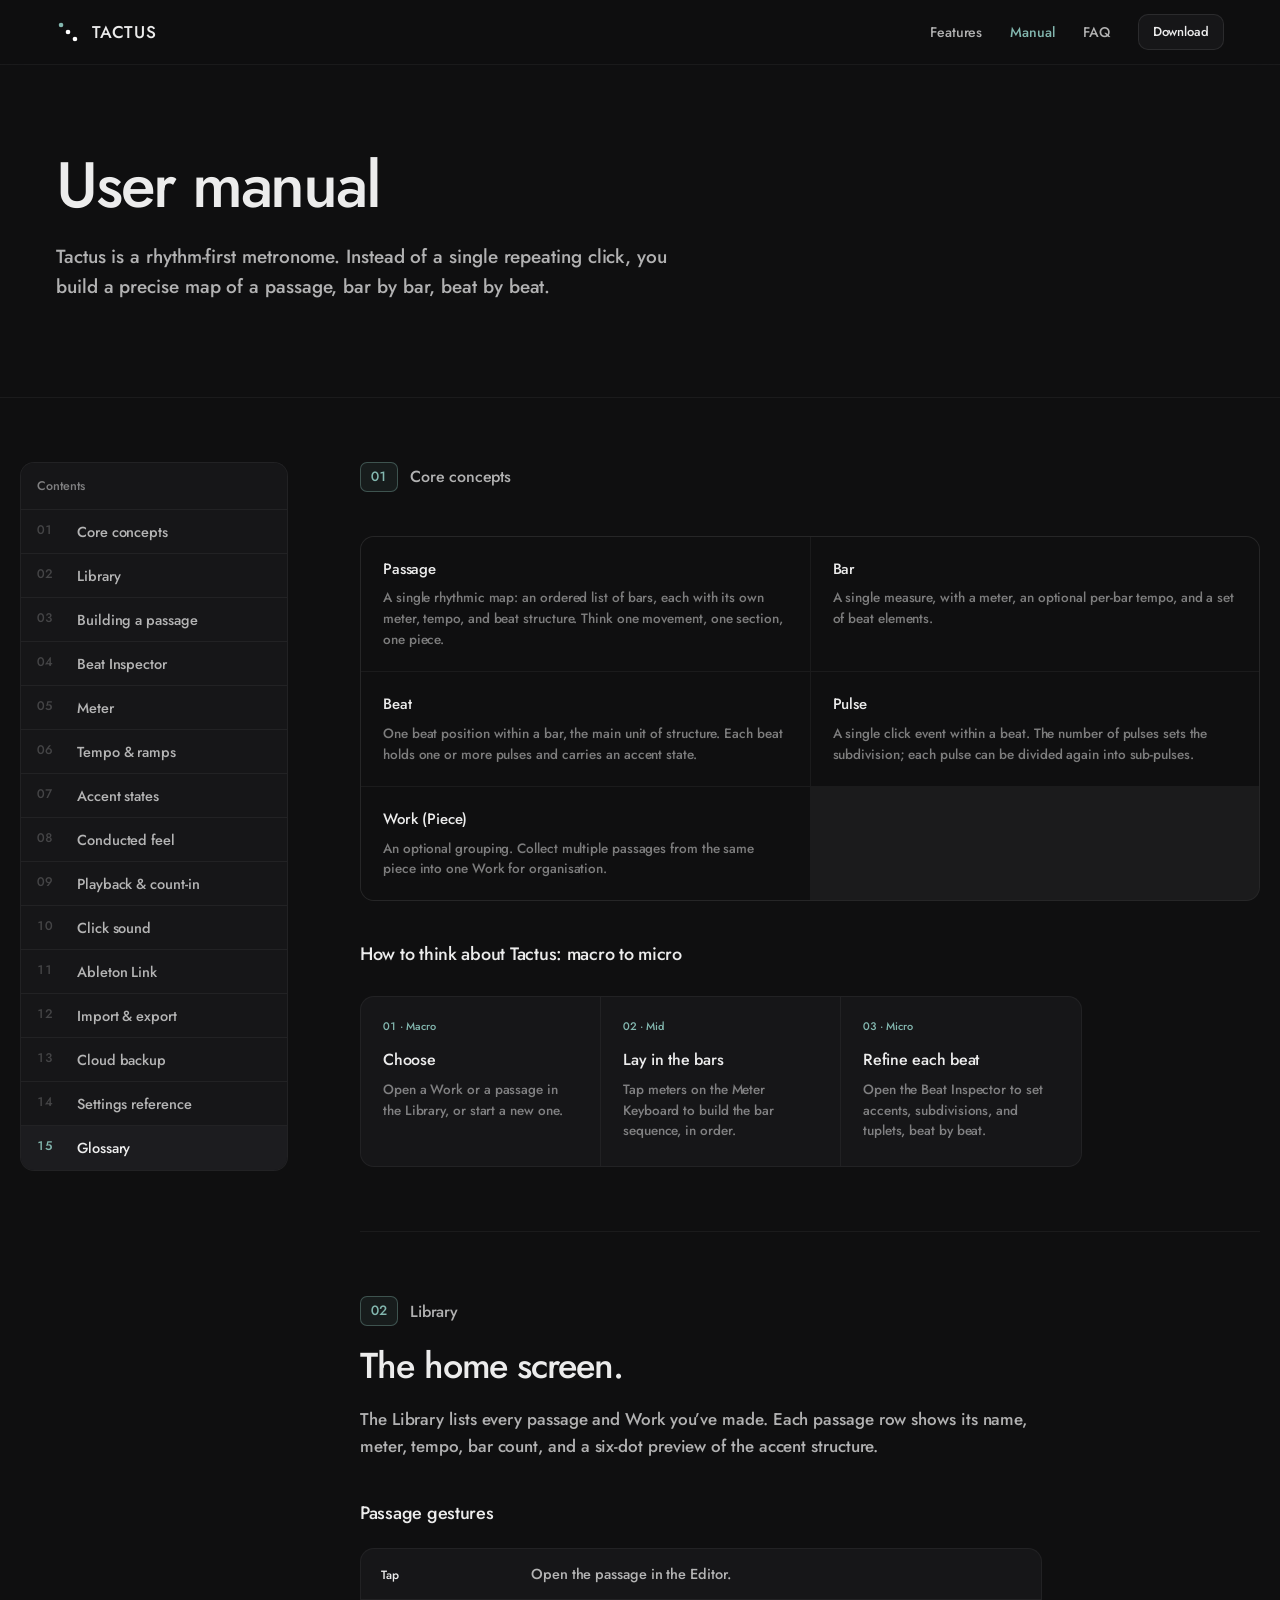
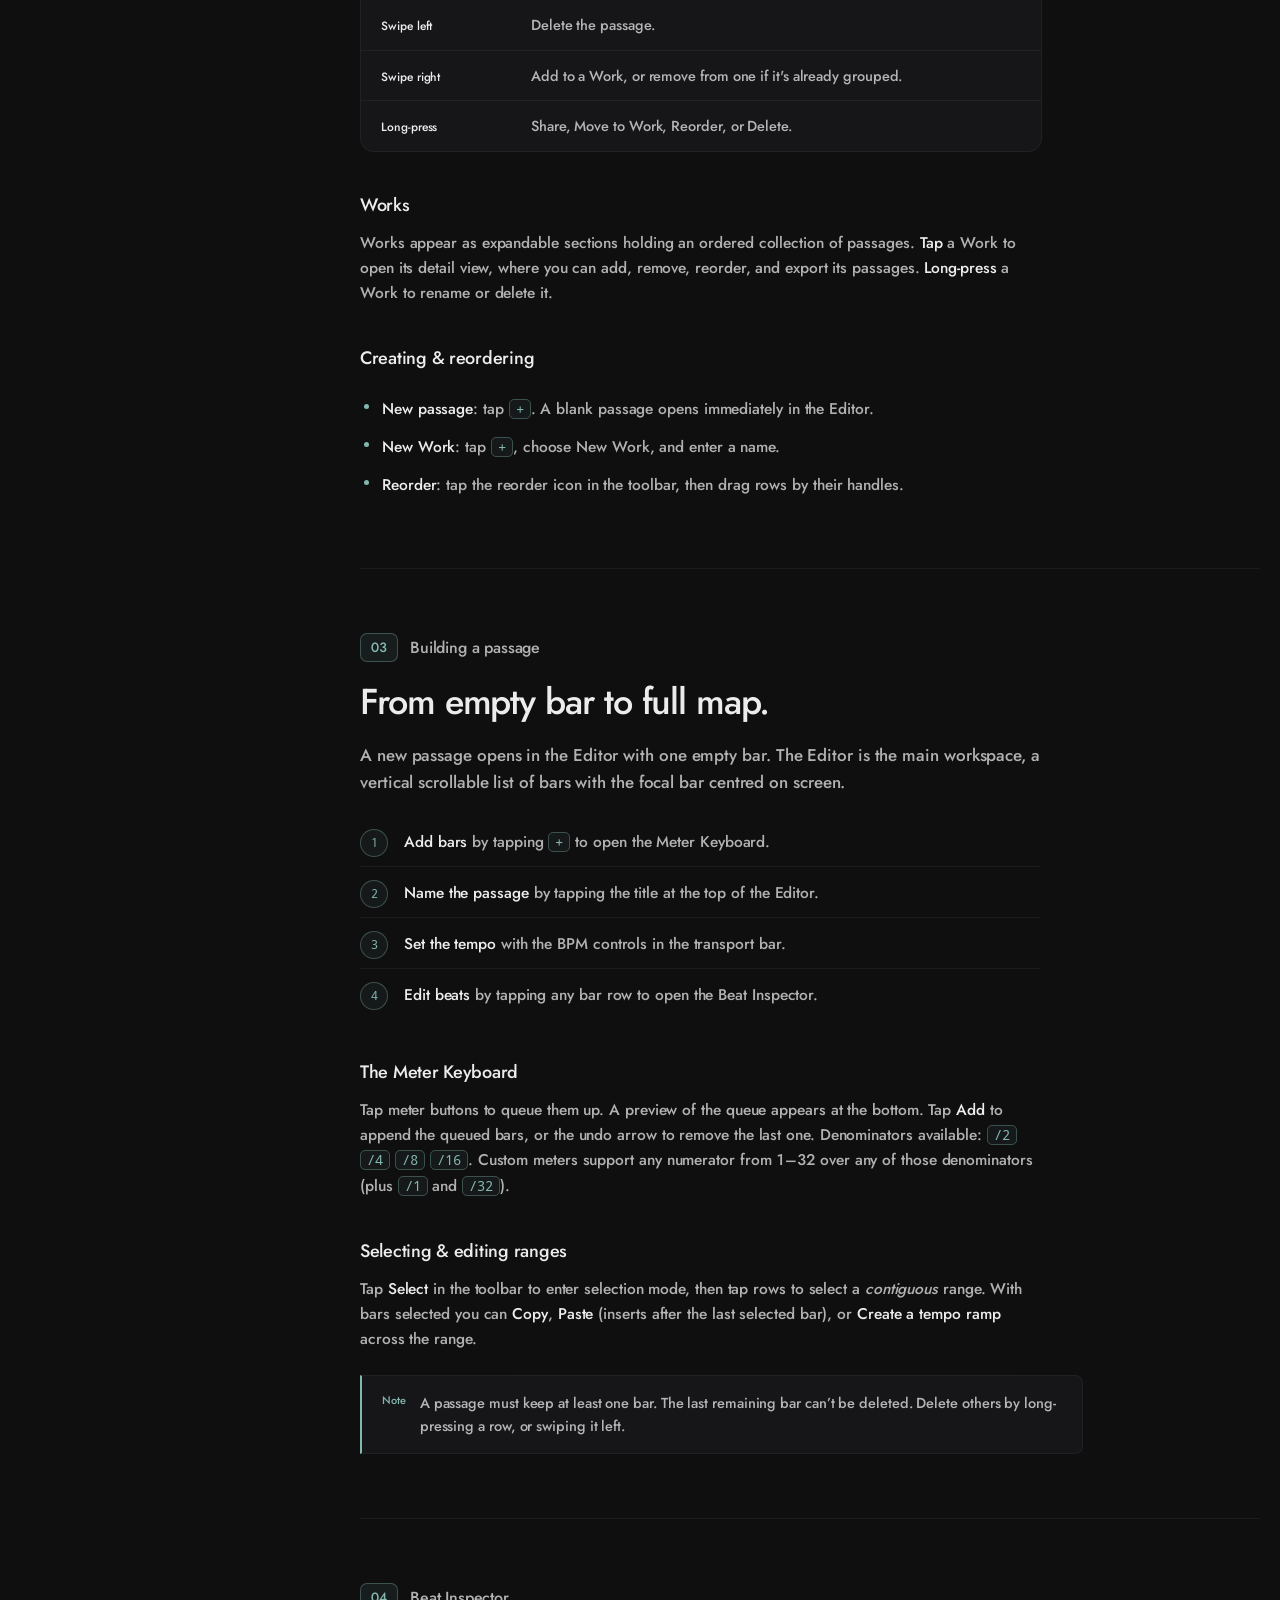
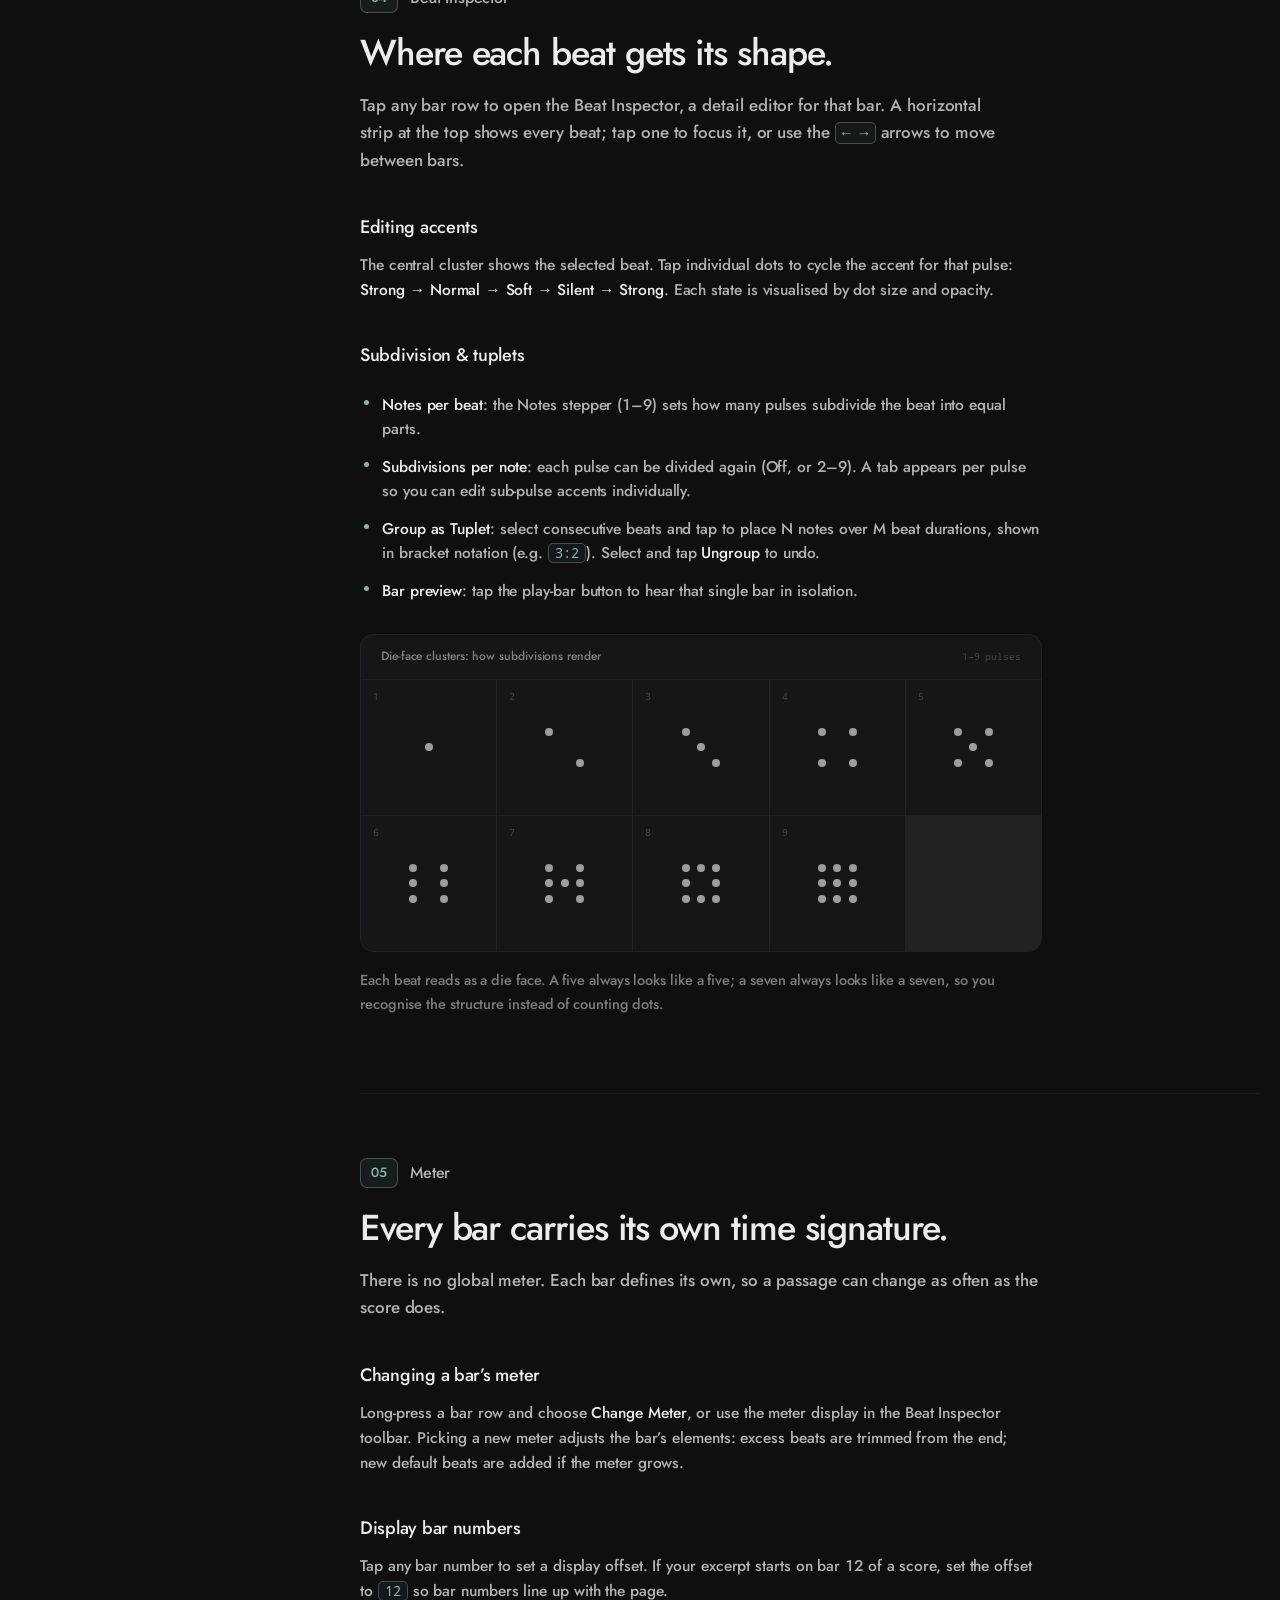
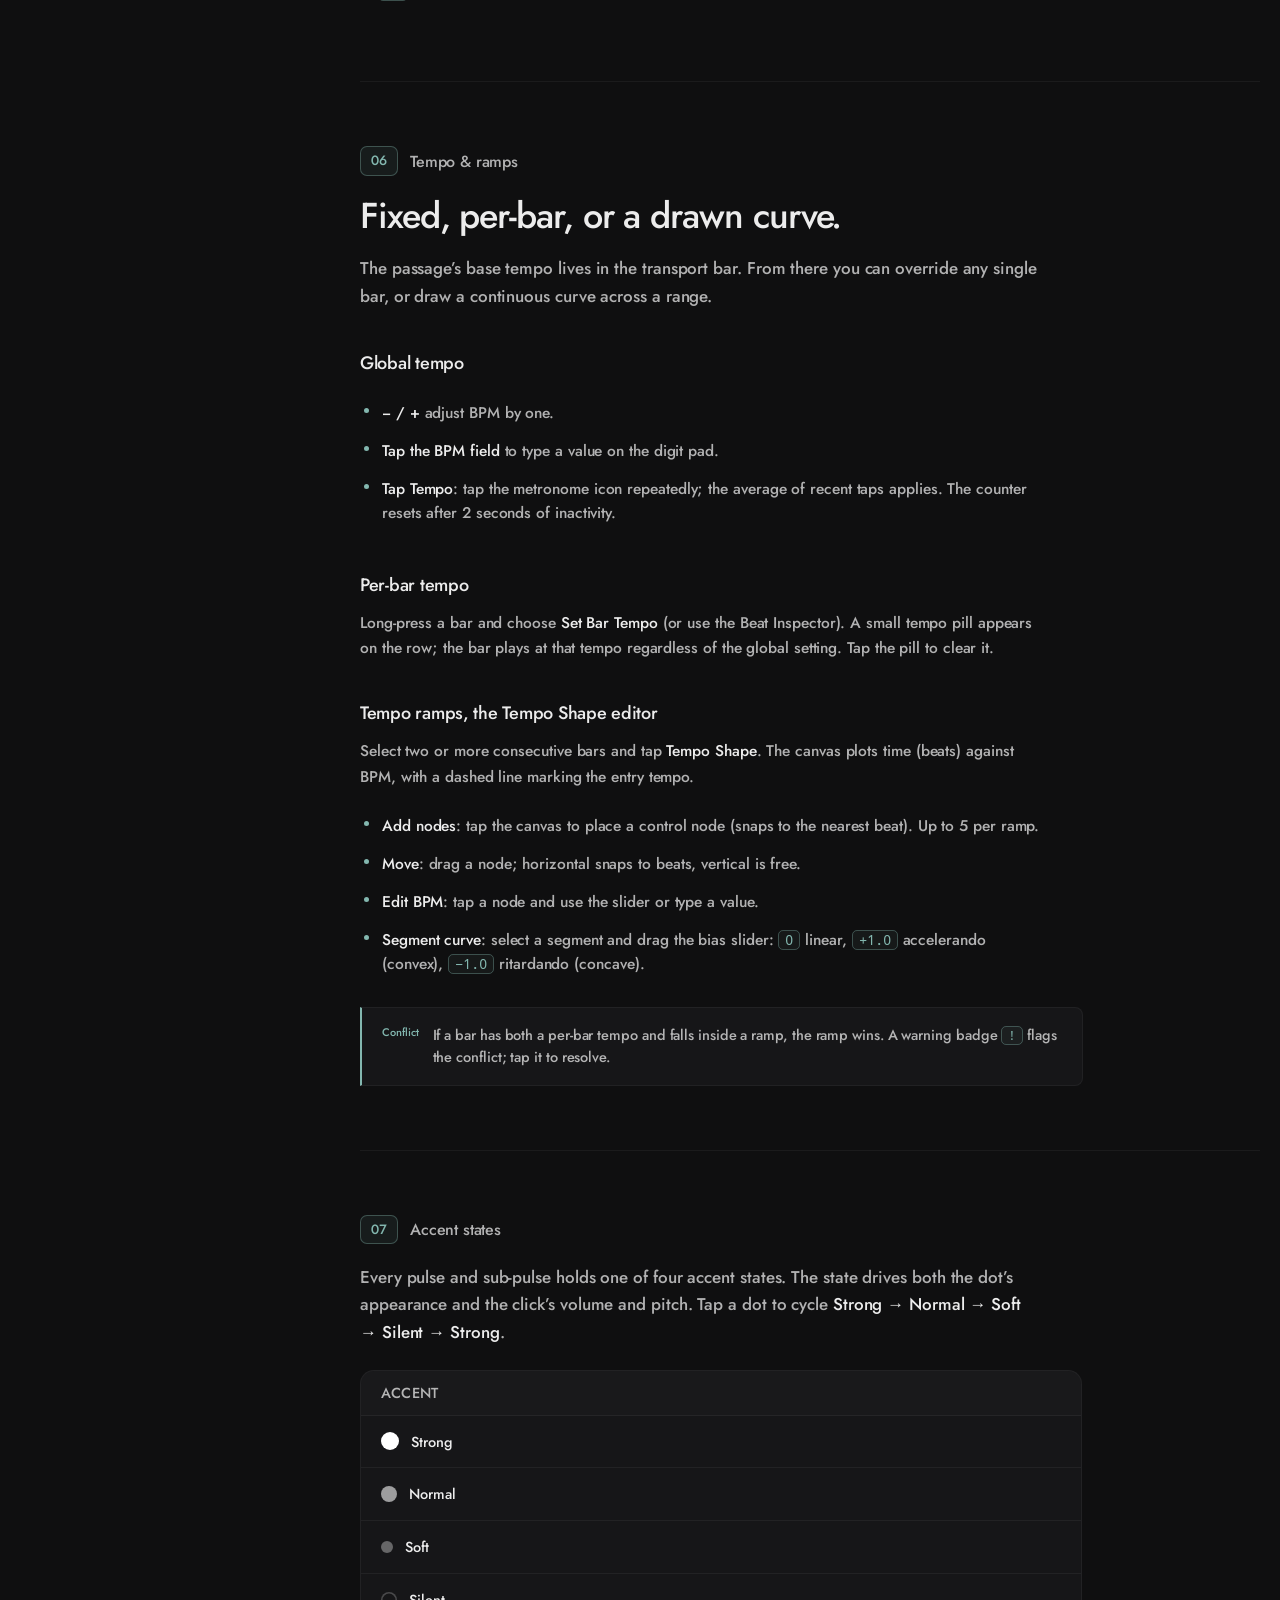
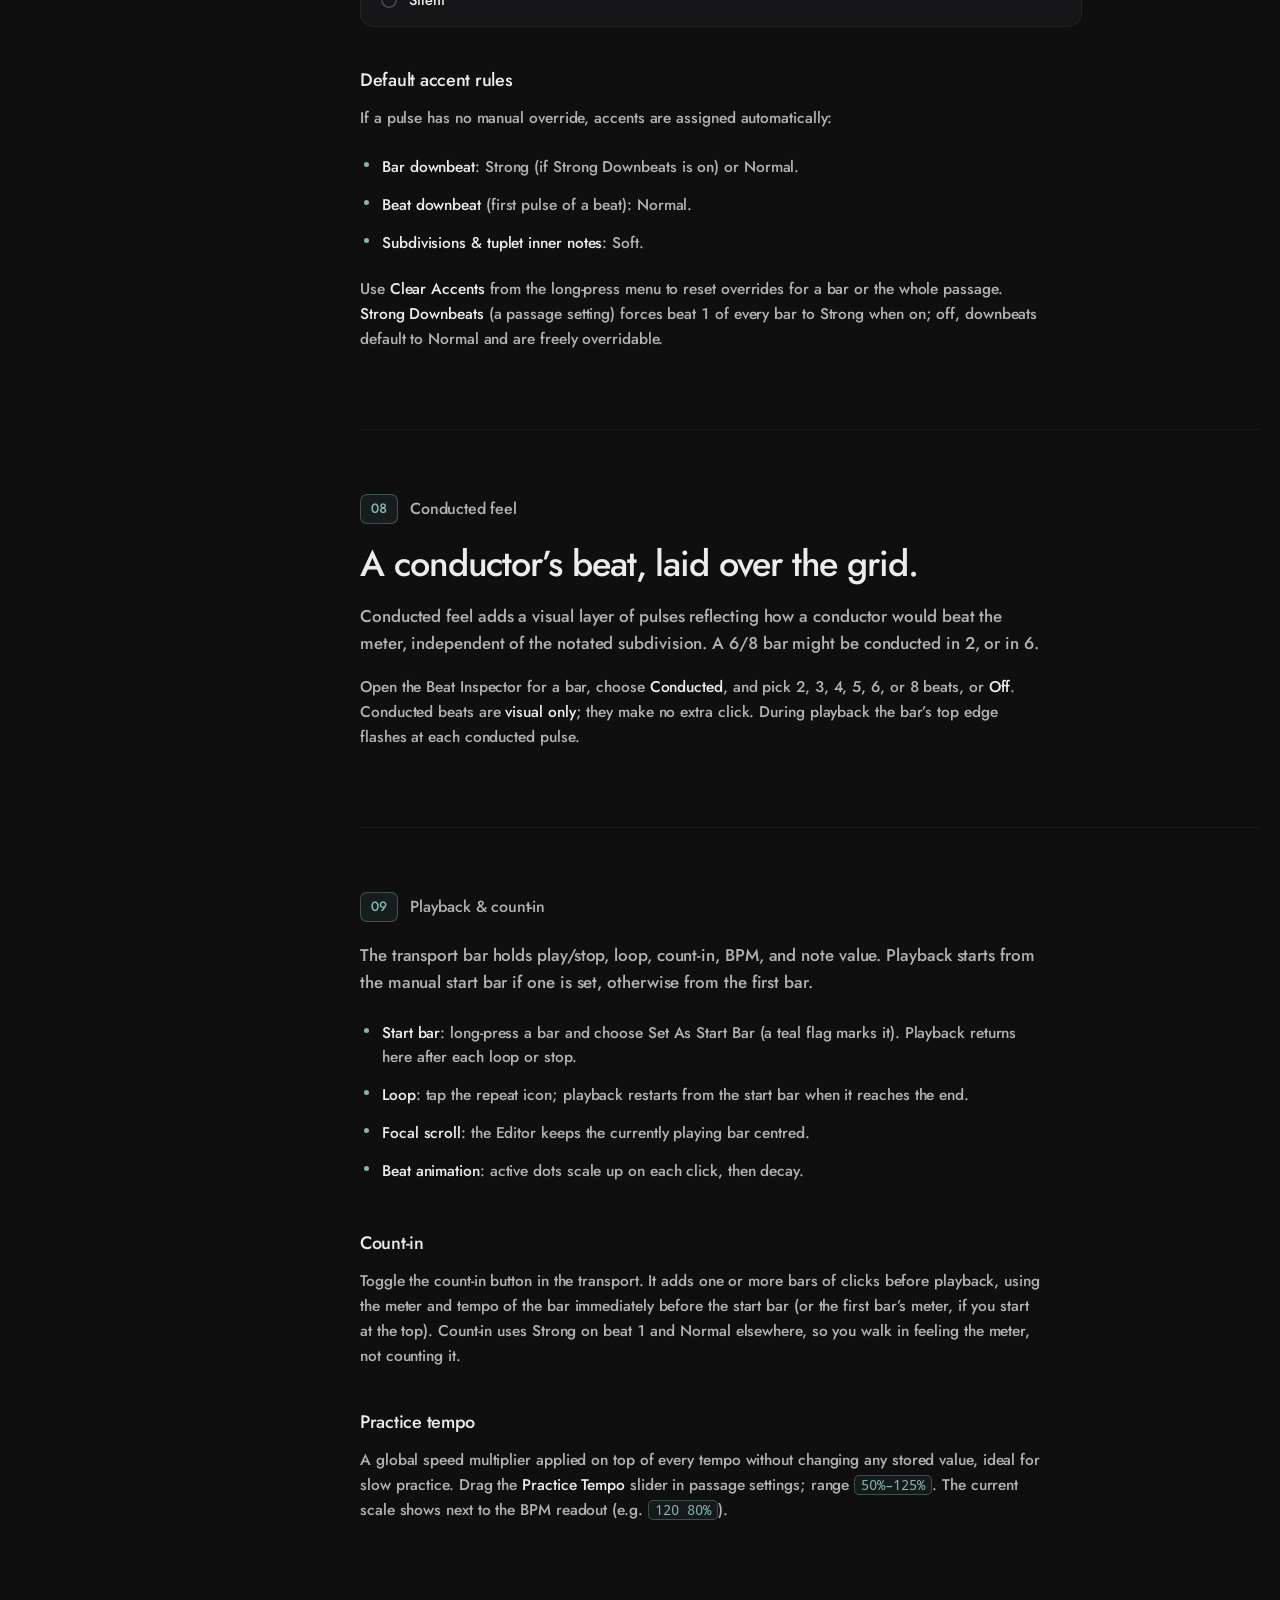
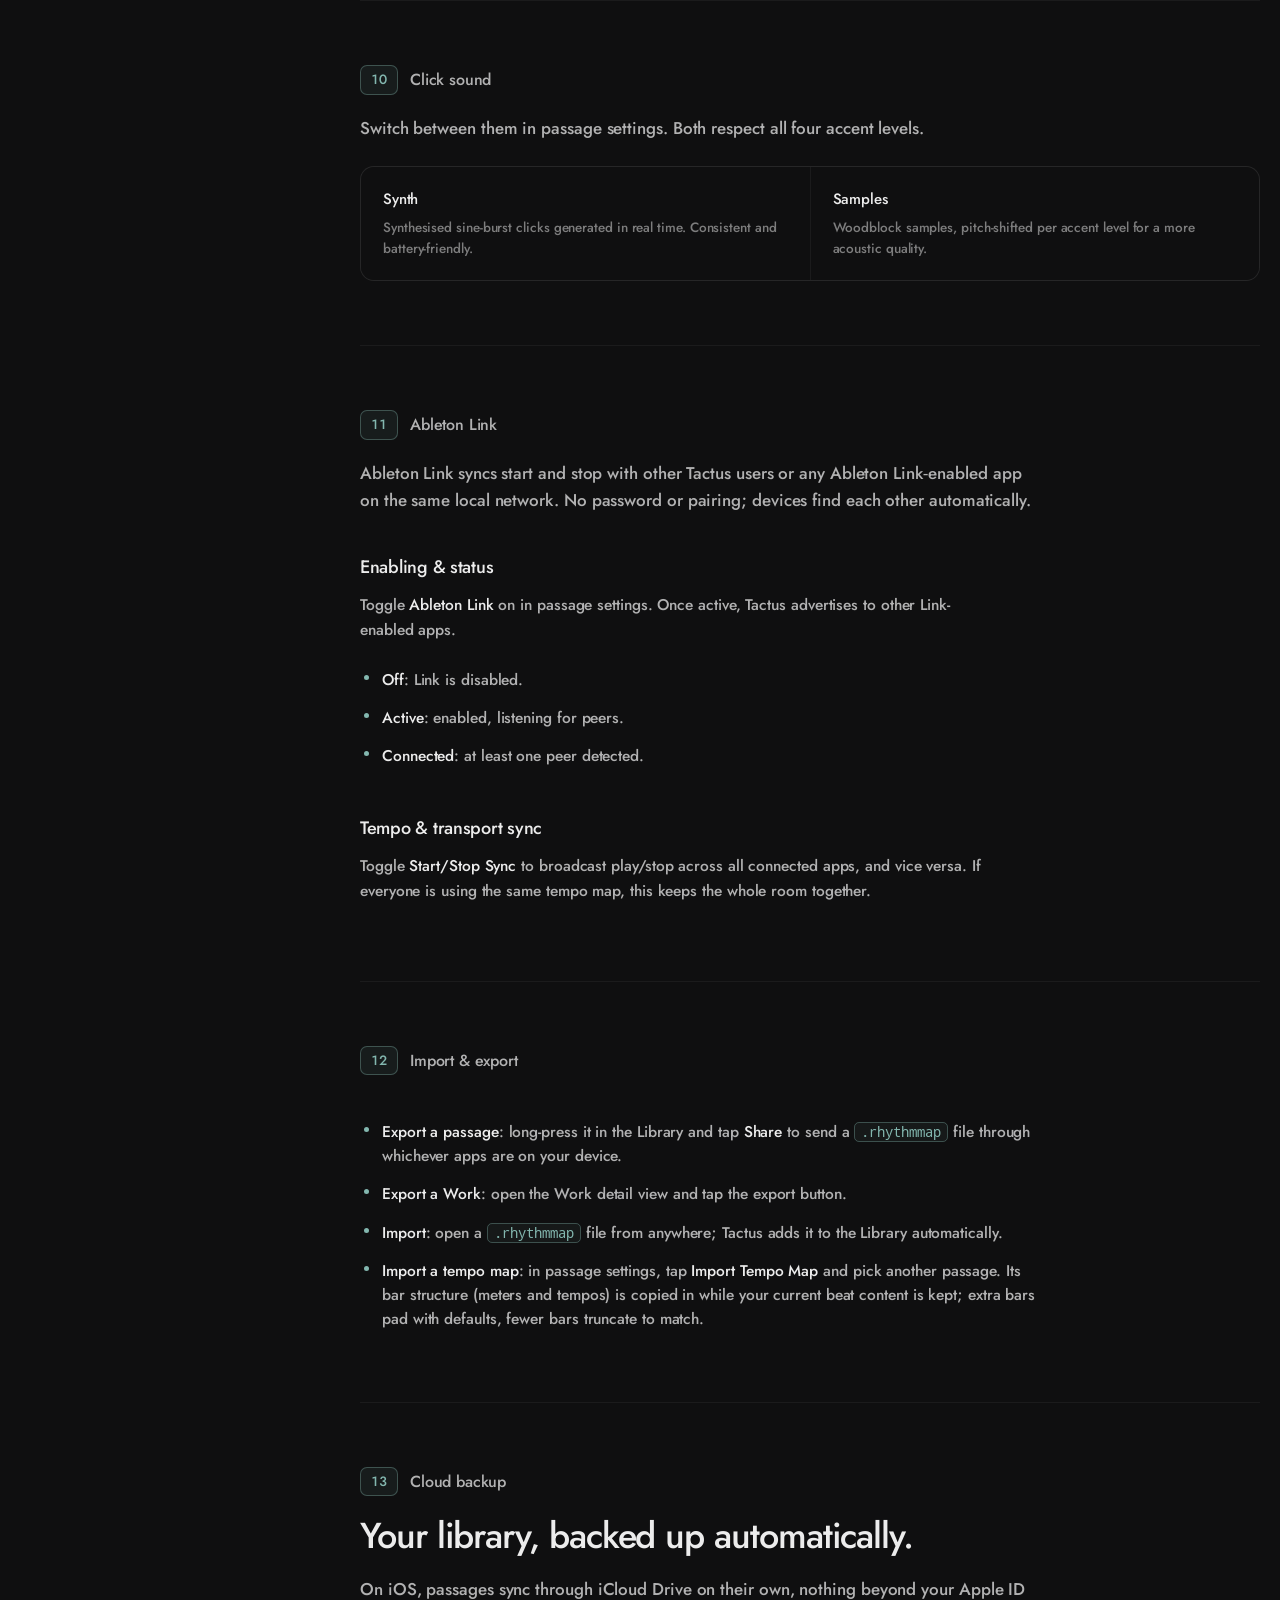
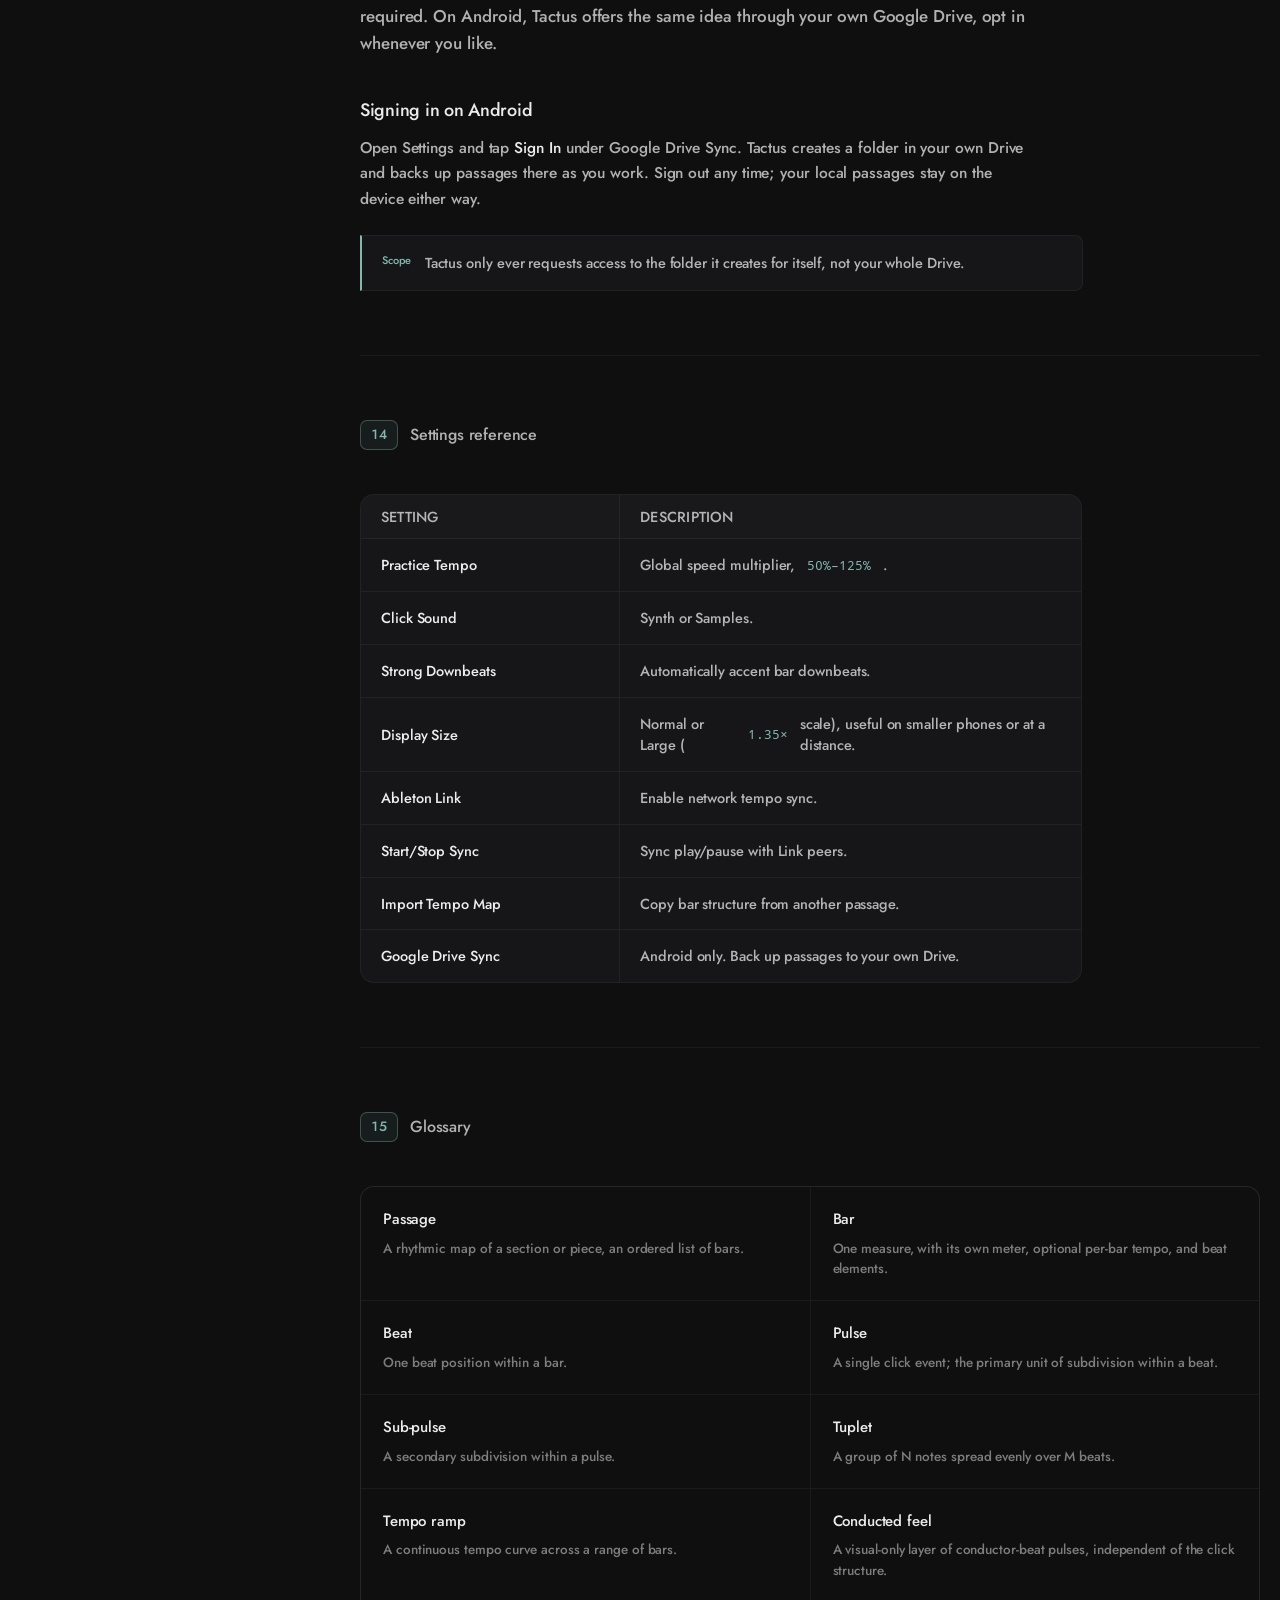
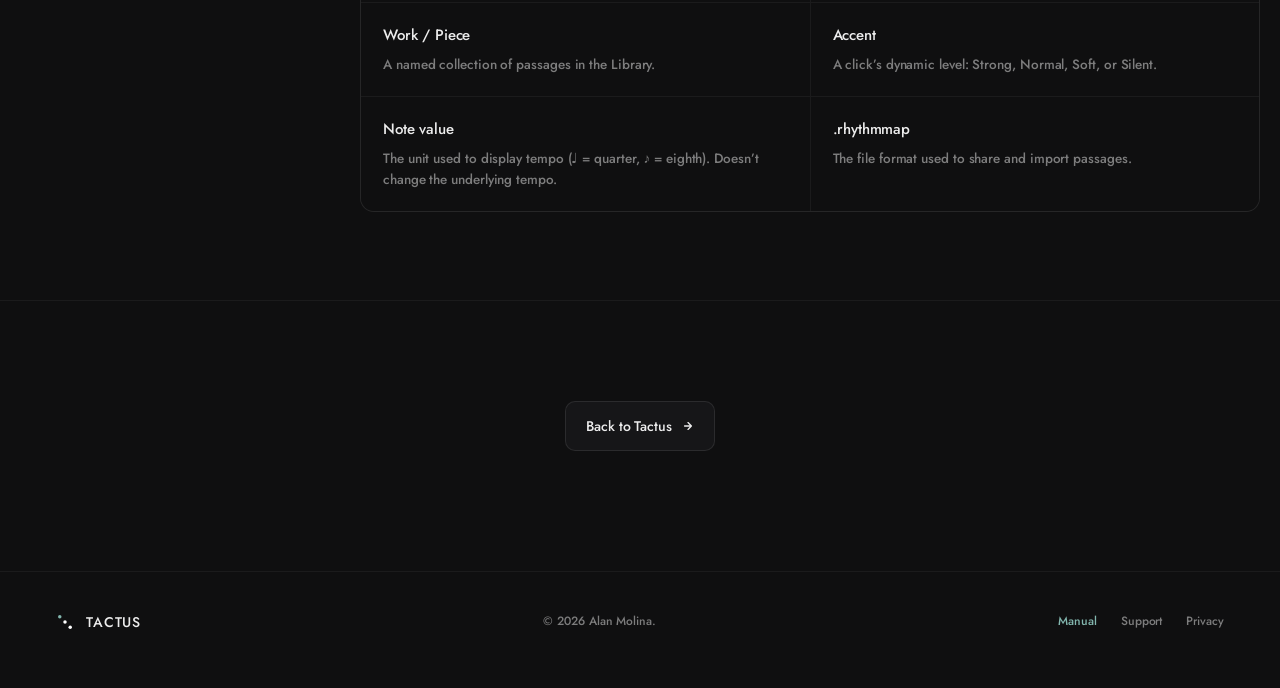
<file: manual.html>
<!doctype html>
<html lang="en">
<head>
  <meta charset="utf-8">
  <meta name="viewport" content="width=device-width, initial-scale=1">
  <title>Tactus Manual: Meter Entry, Accents, Subdivisions & Tempo Shape</title>
  <meta name="description" content="Full feature reference for Tactus: meter entry, accent states, subdivisions, Ableton Link, tempo shape curves, conducted feel, and more.">
  <link rel="canonical" href="https://tactusrhythm.com/manual.html">
  <meta name="theme-color" content="#0F0F10">
  <link rel="icon" href="/assets/icons/favicon.ico" sizes="any">
  <link rel="icon" type="image/png" sizes="32x32" href="/assets/icons/favicon-32x32.png">
  <link rel="icon" type="image/png" sizes="16x16" href="/assets/icons/favicon-16x16.png">
  <link rel="apple-touch-icon" href="/assets/icons/apple-touch-icon.png">
  <link rel="manifest" href="/assets/icons/site.webmanifest">
  <meta property="og:type" content="website">
  <meta property="og:url" content="https://tactusrhythm.com/manual.html">
  <meta property="og:site_name" content="Tactus">
  <meta property="og:title" content="Tactus Manual: Meter Entry, Accents, Subdivisions & Tempo Shape">
  <meta property="og:description" content="Full feature reference for Tactus: meter entry, accent states, subdivisions, Ableton Link, tempo shape curves, conducted feel, and more.">
  <link rel="stylesheet" href="assets/tactus-tokens.css">
  <style>
    html, body {
      margin: 0; padding: 0;
      background: var(--bg);
      color: var(--fg);
      font-family: var(--ui);
      font-size: 16px; line-height: 1.45;
      letter-spacing: -0.005em;
      -webkit-font-smoothing: antialiased;
      font-variant-numeric: tabular-nums;
      scroll-behavior: smooth;
    }
    a { color: inherit; text-decoration: none; }
    ::selection { background: var(--accent-dim); color: var(--fg); }

    .wrap {
      max-width: 1240px;
      margin: 0 auto;
      padding: 0 56px;
    }
    @media (max-width: 720px) { .wrap { padding: 0 24px; } }

    /* ── Nav ─────────────────────────────────────────────────── */
    nav {
      position: sticky; top: 0; z-index: 50;
      background: rgba(15,15,16,0.78);
      backdrop-filter: saturate(140%) blur(14px);
      -webkit-backdrop-filter: saturate(140%) blur(14px);
      border-bottom: 0.5px solid var(--hair);
    }
    .nav-inner {
      display: flex; align-items: center; justify-content: space-between;
      height: 64px;
    }
    .brand {
      display: flex; align-items: center; gap: 12px;
      font-size: 17px;
    }
    .brand-mark { width: 24px; height: 24px; flex-shrink: 0; display: block; }
    .wordmark {
      font-family: "Jost", sans-serif;
      font-weight: 500;
      letter-spacing: 0.06em;
      text-transform: uppercase;
      color: rgba(255,255,255,0.92);
    }
    .nav-links {
      display: flex; align-items: center; gap: 28px;
      font-size: 14px; color: var(--fg-2);
    }
    .nav-links a:hover { color: var(--fg); }
    .nav-links a.current { color: var(--accent); }
    .nav-cta {
      display: inline-flex; align-items: center; gap: 8px;
      padding: 8px 14px;
      border: 1px solid var(--stroke);
      border-radius: var(--r-key);
      color: var(--fg);
      font-size: 13px; font-weight: 500;
      background: var(--bg-elev-1);
      transition: border-color 240ms var(--ease-out), background 240ms var(--ease-out);
    }
    .nav-cta:hover { border-color: var(--accent); background: var(--bg-elev-2); }
    .nav-cta .price { color: var(--fg-3); font-weight: 500; font-size: 13px; letter-spacing: -0.01em; }
    @media (max-width: 720px) { .nav-links a:not(.nav-cta) { display: none; } }

    /* ── Hero ────────────────────────────────────────────────── */
    .hero {
      padding: 88px 0 64px;
      border-bottom: 0.5px solid var(--hair);
    }
    .eyebrow {
      display: inline-flex; align-items: center; gap: 10px;
      font-size: 12px; font-weight: 500;
      color: var(--fg-3);
      letter-spacing: -0.005em;
      margin-bottom: 24px;
    }
    h1.hero-h {
      font-size: clamp(40px, 5.2vw, 64px);
      font-weight: 500;
      line-height: 1.02;
      letter-spacing: -0.035em;
      margin: 0 0 24px;
      text-wrap: balance;
    }
    .hero-sub {
      font-size: 19px; line-height: 1.55;
      color: var(--fg-2);
      max-width: 620px;
      margin: 0 0 32px;
      text-wrap: pretty;
    }
    /* ── Doc layout: sticky TOC + content ────────────────────── */
    .doc {
      display: grid;
      grid-template-columns: minmax(220px, 268px) minmax(0, 1fr);
      gap: 72px;
      padding: 64px 0 24px;
      align-items: start;
    }
    @media (max-width: 980px) {
      .doc { grid-template-columns: 1fr; gap: 32px; padding-top: 40px; }
    }
    .toc {
      position: sticky; top: 88px;
      display: flex; flex-direction: column;
      border: 0.5px solid var(--hair);
      border-radius: var(--r-card);
      background: var(--bg-elev-1);
      overflow: hidden;
      max-height: calc(100vh - 112px);
      overflow-y: auto;
    }
    @media (max-width: 980px) { .toc { position: static; max-height: none; } }
    .toc-h {
      padding: 14px 16px;
      border-bottom: 0.5px solid var(--hair);
      font-size: 12.5px; font-weight: 500;
      color: var(--fg-3);
      letter-spacing: -0.005em;
      position: sticky; top: 0;
      background: var(--bg-elev-1);
    }
    .toc a {
      display: grid;
      grid-template-columns: 30px 1fr;
      gap: 10px;
      padding: 11px 16px;
      border-bottom: 0.5px solid var(--hair);
      font-size: 14.5px;
      color: var(--fg-2);
      transition: background 200ms var(--ease-out), color 200ms var(--ease-out);
    }
    .toc a:last-child { border-bottom: 0; }
    .toc a:hover { background: var(--bg-elev-2); color: var(--fg); }
    .toc a .n {
      font-family: var(--ui); font-size: 12.5px; font-weight: 500;
      color: var(--fg-4);
      letter-spacing: 0;
      font-feature-settings: "tnum";
    }
    .toc a:hover .n { color: var(--accent); }
    .toc a.active { background: var(--bg-elev-2); color: var(--fg); }
    .toc a.active .n { color: var(--accent); }

    /* ── Chapters ────────────────────────────────────────────── */
    .content { min-width: 0; }
    .chapter {
      padding-bottom: 64px;
      margin-bottom: 64px;
      border-bottom: 0.5px solid var(--hair);
      scroll-margin-top: 88px;
    }
    .chapter:last-child { border-bottom: 0; margin-bottom: 0; }
    .chapter-label {
      display: inline-flex; align-items: center; gap: 12px;
      font-size: 16px; font-weight: 500;
      color: var(--fg-2);
      letter-spacing: -0.01em;
      margin-bottom: 20px;
    }
    .chapter-label .n {
      font-family: var(--ui); font-size: 13.5px; font-weight: 500;
      color: var(--accent);
      padding: 4px 10px; border-radius: 7px;
      background: rgba(131,183,175,0.08);
      border: 0.5px solid var(--accent-dim);
      letter-spacing: 0;
    }
    h2 {
      font-size: clamp(26px, 3vw, 36px);
      font-weight: 500;
      line-height: 1.1;
      letter-spacing: -0.03em;
      margin: 0 0 20px;
      max-width: 720px;
      text-wrap: balance;
    }
    h3 {
      font-size: 18px; font-weight: 500;
      letter-spacing: -0.015em;
      margin: 40px 0 12px;
    }
    p.lede {
      font-size: 17px; color: var(--fg-2);
      max-width: 680px; line-height: 1.6;
      margin: 0 0 16px;
      text-wrap: pretty;
    }
    p.body {
      font-size: 15.5px; color: var(--fg-2);
      max-width: 680px; line-height: 1.62;
      margin: 0 0 14px;
      text-wrap: pretty;
    }
    .code {
      font-family: var(--mono);
      font-size: 0.88em;
      color: var(--accent);
      background: rgba(131,183,175,0.06);
      border: 0.5px solid var(--accent-dim);
      padding: 1px 6px;
      border-radius: 5px;
      letter-spacing: 0;
      font-feature-settings: "tnum";
    }
    strong { color: var(--fg); font-weight: 500; }
    a.inline {
      color: var(--accent);
      border-bottom: 0.5px solid var(--accent-dim);
      transition: border-color 200ms var(--ease-out);
    }
    a.inline:hover { border-bottom-color: var(--accent); }

    /* ── Gesture / step lists ────────────────────────────────── */
    .gestures {
      list-style: none; margin: 22px 0 0; padding: 0;
      border: 0.5px solid var(--hair);
      border-radius: var(--r-card);
      background: var(--bg-elev-1);
      overflow: hidden;
      max-width: 680px;
    }
    .gestures li {
      display: grid;
      grid-template-columns: 132px 1fr;
      gap: 18px;
      padding: 14px 20px;
      border-bottom: 0.5px solid var(--hair);
      font-size: 14.5px; color: var(--fg-2); line-height: 1.5;
      align-items: baseline;
    }
    .gestures li:last-child { border-bottom: 0; }
    .gestures .g {
      font-size: 12px; font-weight: 500;
      color: var(--fg);
      letter-spacing: -0.005em;
    }
    @media (max-width: 560px) {
      .gestures li { grid-template-columns: 1fr; gap: 4px; }
    }

    ol.steps {
      counter-reset: step;
      list-style: none; margin: 22px 0 0; padding: 0;
      max-width: 680px;
      display: flex; flex-direction: column; gap: 2px;
    }
    ol.steps li {
      position: relative;
      padding: 12px 0 12px 44px;
      font-size: 15.5px; color: var(--fg-2); line-height: 1.55;
      border-bottom: 0.5px solid var(--hair);
    }
    ol.steps li:last-child { border-bottom: 0; }
    ol.steps li::before {
      counter-increment: step;
      content: counter(step);
      position: absolute; left: 0; top: 11px;
      width: 26px; height: 26px;
      display: flex; align-items: center; justify-content: center;
      font-family: var(--mono); font-size: 12px; font-weight: 500;
      color: var(--accent);
      border: 0.5px solid var(--accent-dim);
      border-radius: 50%;
      background: rgba(131,183,175,0.06);
    }

    ul.bullets {
      margin: 18px 0 0; padding: 0; list-style: none;
      max-width: 680px;
    }
    ul.bullets li {
      position: relative;
      padding: 7px 0 7px 22px;
      font-size: 15.5px; color: var(--fg-2); line-height: 1.55;
    }
    ul.bullets li::before {
      content: ""; position: absolute;
      left: 4px; top: 14px;
      width: 5px; height: 5px; border-radius: 50%;
      background: var(--accent);
    }
    ul.bullets li strong { color: var(--fg); }

    /* ── Tables (accent states, settings) ────────────────────── */
    .table {
      margin: 24px 0 0;
      border: 0.5px solid var(--hair);
      border-radius: var(--r-card);
      background: var(--bg-elev-1);
      overflow: hidden;
      max-width: 720px;
    }
    .table .tr {
      display: grid;
      border-bottom: 0.5px solid var(--hair);
    }
    .table .tr:last-child { border-bottom: 0; }
    .table .tr.head {
      background: rgba(255,255,255,0.012);
      font-size: 11px; font-weight: 500;
      color: var(--fg-3); letter-spacing: 0.02em; text-transform: uppercase;
    }
    .table .td {
      padding: 15px 20px;
      font-size: 14.5px; color: var(--fg-2); line-height: 1.5;
      border-right: 0.5px solid var(--hair);
      display: flex; align-items: center; gap: 12px;
    }
    .table .td:last-child { border-right: 0; }
    .table .tr.head .td { padding: 11px 20px; }
    .table .td .name { color: var(--fg); font-weight: 500; }
    .table .td .mono { font-family: var(--mono); font-size: 13px; color: var(--accent); font-feature-settings: "tnum"; }

    .accent-table .tr { grid-template-columns: 1fr; }
    .settings-table .tr { grid-template-columns: 0.9fr 1.6fr; }
    @media (max-width: 640px) {
      .settings-table .tr { grid-template-columns: 1fr; }
      .table .td { border-right: 0; border-bottom: 0.5px solid var(--hair); }
      .table .tr .td:last-child { border-bottom: 0; }
      .table .tr.head { display: none; }
    }

    /* dot samples in accent table */
    .dot-sample {
      width: 16px; height: 16px; border-radius: 50%; flex-shrink: 0;
      background: var(--dot-normal);
    }
    .dot-sample.strong { width: 18px; height: 18px; background: var(--dot-strong); }
    .dot-sample.soft   { width: 12px; height: 12px; background: var(--dot-soft); }
    .dot-sample.silent { background: transparent; box-shadow: inset 0 0 0 1.5px var(--dot-silent); }

    /* ── Note callout ────────────────────────────────────────── */
    .note {
      margin: 24px 0 0;
      max-width: 680px;
      border: 0.5px solid var(--hair);
      border-left: 2px solid var(--accent);
      border-radius: 0 var(--r-row) var(--r-row) 0;
      background: var(--bg-elev-1);
      padding: 16px 20px;
      display: grid; grid-template-columns: auto 1fr; gap: 14px;
      align-items: start;
    }
    .note .tag {
      font-size: 11px; font-weight: 500; color: var(--accent);
      letter-spacing: -0.005em;
      padding-top: 1px;
      white-space: nowrap;
    }
    .note p { margin: 0; font-size: 14.5px; color: var(--fg-2); line-height: 1.55; }

    /* ── Concept cards ───────────────────────────────────────── */
    .concepts {
      display: grid;
      grid-template-columns: repeat(2, 1fr);
      gap: 1px;
      background: var(--hair);
      border: 0.5px solid var(--hair);
      border-radius: var(--r-card);
      overflow: hidden;
      margin-top: 24px;
    }
    @media (max-width: 560px) { .concepts { grid-template-columns: 1fr; } }
    .concept {
      background: var(--bg);
      padding: 22px 22px 20px;
    }
    .concept .ct { font-size: 15px; font-weight: 500; letter-spacing: -0.01em; margin-bottom: 8px; }
    .concept .cd { font-size: 13.5px; color: var(--fg-3); line-height: 1.55; }

    /* ── Macro → micro flow ──────────────────────────────────── */
    .flow {
      margin-top: 28px;
      border: 0.5px solid var(--hair);
      border-radius: var(--r-card);
      background: var(--bg-elev-1);
      overflow: hidden;
      max-width: 720px;
    }
    .flow-grid { display: grid; grid-template-columns: repeat(3, 1fr); }
    @media (max-width: 640px) { .flow-grid { grid-template-columns: 1fr; } }
    .flow-step {
      padding: 22px 22px 24px;
      border-right: 0.5px solid var(--hair);
    }
    .flow-step:last-child { border-right: 0; }
    @media (max-width: 640px) {
      .flow-step { border-right: 0; border-bottom: 0.5px solid var(--hair); }
      .flow-step:last-child { border-bottom: 0; }
    }
    .flow-step .scale {
      font-family: var(--ui); font-size: 11px; font-weight: 500; color: var(--accent);
      letter-spacing: 0; margin-bottom: 14px;
      font-feature-settings: "tnum";
    }
    .flow-step .st { font-size: 16px; font-weight: 500; letter-spacing: -0.015em; margin-bottom: 8px; }
    .flow-step .sd { font-size: 13.5px; color: var(--fg-3); line-height: 1.55; }

    /* ── Die-face cluster legend ─────────────────────────────── */
    .legend {
      margin-top: 24px;
      border: 0.5px solid var(--hair);
      border-radius: var(--r-card);
      background: var(--bg-elev-1);
      overflow: hidden;
      max-width: 680px;
    }
    .legend-head {
      padding: 13px 20px;
      border-bottom: 0.5px solid var(--hair);
      font-size: 12px; font-weight: 500; color: var(--fg-3);
      display: flex; justify-content: space-between; align-items: center;
    }
    .legend-grid {
      display: grid;
      grid-template-columns: repeat(5, 1fr);
      gap: 1px; background: var(--hair);
    }
    @media (max-width: 560px) { .legend-grid { grid-template-columns: repeat(3, 1fr); } }
    .legend-cell {
      background: var(--bg-elev-1);
      aspect-ratio: 1 / 1;
      display: flex; flex-direction: column; align-items: center; justify-content: center;
      gap: 12px; position: relative;
    }
    .legend-cell .lbl {
      position: absolute; top: 10px; left: 12px;
      font-family: var(--mono); font-size: 10px; color: var(--fg-4);
    }
    .cluster {
      width: 46px; height: 46px;
      display: grid;
      grid-template-columns: repeat(3, 1fr);
      grid-template-rows: repeat(3, 1fr);
      place-items: center;
    }
    .cluster .d { width: 8px; height: 8px; border-radius: 50%; background: var(--dot-normal); }
    .cluster .d.empty { visibility: hidden; }

    /* ── Closing ─────────────────────────────────────────────── */
    .closing {
      padding: 100px 0 120px;
      text-align: center;
      border-top: 0.5px solid var(--hair);
    }
    .closing p { font-size: 17px; color: var(--fg-2); max-width: 520px; margin: 0 auto 30px; }
    .btn-secondary {
      display: inline-flex; align-items: center; gap: 10px;
      padding: 14px 20px;
      border: 1px solid var(--stroke);
      border-radius: var(--r-key);
      color: var(--fg);
      font-size: 14px; font-weight: 500;
      background: var(--bg-elev-1);
      transition: border-color 200ms var(--ease-out), background 200ms var(--ease-out);
    }
    .btn-secondary:hover { border-color: var(--accent); background: var(--bg-elev-2); }

    /* ── Footer ──────────────────────────────────────────────── */
    footer {
      border-top: 0.5px solid var(--hair);
      padding: 40px 0 56px;
    }
    .footer-inner {
      display: flex; align-items: center; justify-content: space-between;
      flex-wrap: wrap; gap: 20px;
      font-size: 12px; color: var(--fg-3);
    }
    .footer-inner .brand { font-size: 14px; color: var(--fg-2); }
    .footer-inner .brand-mark { width: 18px; height: 18px; }
    .footer-links {
      display: flex; gap: 24px;
      letter-spacing: -0.005em;
      font-size: 12px; font-weight: 500; color: var(--fg-3);
    }
    .footer-links a:hover { color: var(--fg); }
    .footer-links a.current { color: var(--accent); }
  </style>
</head>
<body>

  <!-- ── Nav ─────────────────────────────────────────────────────────── -->
  <nav>
    <div class="wrap nav-inner">
      <a class="brand" href="index.html">
        <svg class="brand-mark" viewBox="0 0 1024 1024" aria-hidden="true">
          <circle cx="215" cy="215" r="99" fill="#83B7AF"/>
          <circle cx="512" cy="512" r="99" fill="#FFFFFF"/>
          <circle cx="809" cy="809" r="99" fill="#FFFFFF"/>
        </svg>
        <span class="wordmark">Tactus</span>
      </a>
      <div class="nav-links">
        <a href="index.html#features">Features</a>
        <a class="current" href="manual.html">Manual</a>
        <a href="index.html#faq">FAQ</a>
        <a class="nav-cta" href="index.html#download">
          Download
        </a>
      </div>
    </div>
  </nav>

  <!-- ── Hero ────────────────────────────────────────────────────────── -->
  <header class="hero" data-screen-label="01 Manual hero">
    <div class="wrap">
      <h1 class="hero-h">User manual</h1>
      <p class="hero-sub">
        Tactus is a rhythm-first metronome. Instead of a single repeating click, you build a
        precise map of a passage, bar by bar, beat by beat.
      </p>
    </div>
  </header>

  <!-- ── Doc body ────────────────────────────────────────────────────── -->
  <div class="wrap doc">

    <!-- Sticky TOC -->
    <aside>
      <nav class="toc" id="toc">
        <div class="toc-h">Contents</div>
        <a href="#concepts"><span class="n">01</span><span>Core concepts</span></a>
        <a href="#library"><span class="n">02</span><span>Library</span></a>
        <a href="#passage"><span class="n">03</span><span>Building a passage</span></a>
        <a href="#inspector"><span class="n">04</span><span>Beat Inspector</span></a>
        <a href="#meter"><span class="n">05</span><span>Meter</span></a>
        <a href="#tempo"><span class="n">06</span><span>Tempo &amp; ramps</span></a>
        <a href="#accents"><span class="n">07</span><span>Accent states</span></a>
        <a href="#conducted"><span class="n">08</span><span>Conducted feel</span></a>
        <a href="#playback"><span class="n">09</span><span>Playback &amp; count-in</span></a>
        <a href="#sound"><span class="n">10</span><span>Click sound</span></a>
        <a href="#link"><span class="n">11</span><span>Ableton Link</span></a>
        <a href="#share"><span class="n">12</span><span>Import &amp; export</span></a>
        <a href="#backup"><span class="n">13</span><span>Cloud backup</span></a>
        <a href="#settings"><span class="n">14</span><span>Settings reference</span></a>
        <a href="#glossary"><span class="n">15</span><span>Glossary</span></a>
      </nav>
    </aside>

    <!-- Content -->
    <main class="content">

      <!-- 01 Core concepts -->
      <section class="chapter" id="concepts" data-screen-label="02 Core concepts">
        <div class="chapter-label"><span class="n">01</span>Core concepts</div>
        <div class="concepts">
          <div class="concept">
            <div class="ct">Passage</div>
            <div class="cd">A single rhythmic map: an ordered list of bars, each with its own meter, tempo, and beat structure. Think one movement, one section, one piece.</div>
          </div>
          <div class="concept">
            <div class="ct">Bar</div>
            <div class="cd">A single measure, with a meter, an optional per-bar tempo, and a set of beat elements.</div>
          </div>
          <div class="concept">
            <div class="ct">Beat</div>
            <div class="cd">One beat position within a bar, the main unit of structure. Each beat holds one or more pulses and carries an accent state.</div>
          </div>
          <div class="concept">
            <div class="ct">Pulse</div>
            <div class="cd">A single click event within a beat. The number of pulses sets the subdivision; each pulse can be divided again into sub-pulses.</div>
          </div>
          <div class="concept">
            <div class="ct">Work (Piece)</div>
            <div class="cd">An optional grouping. Collect multiple passages from the same piece into one Work for organisation.</div>
          </div>
        </div>

        <h3>How to think about Tactus: macro to micro</h3>
        <div class="flow">
          <div class="flow-grid">
            <div class="flow-step">
              <div class="scale">01 · Macro</div>
              <div class="st">Choose</div>
              <div class="sd">Open a Work or a passage in the Library, or start a new one.</div>
            </div>
            <div class="flow-step">
              <div class="scale">02 · Mid</div>
              <div class="st">Lay in the bars</div>
              <div class="sd">Tap meters on the Meter Keyboard to build the bar sequence, in order.</div>
            </div>
            <div class="flow-step">
              <div class="scale">03 · Micro</div>
              <div class="st">Refine each beat</div>
              <div class="sd">Open the Beat Inspector to set accents, subdivisions, and tuplets, beat by beat.</div>
            </div>
          </div>
        </div>
      </section>

      <!-- 02 Library -->
      <section class="chapter" id="library" data-screen-label="03 Library">
        <div class="chapter-label"><span class="n">02</span>Library</div>
        <h2>The home screen.</h2>
        <p class="lede">
          The Library lists every passage and Work you&rsquo;ve made. Each passage row shows its
          name, meter, tempo, bar count, and a six-dot preview of the accent structure.
        </p>

        <h3>Passage gestures</h3>
        <ul class="gestures">
          <li><span class="g">Tap</span><span>Open the passage in the Editor.</span></li>
          <li><span class="g">Swipe left</span><span>Delete the passage.</span></li>
          <li><span class="g">Swipe right</span><span>Add to a Work, or remove from one if it's already grouped.</span></li>
          <li><span class="g">Long-press</span><span>Share, Move to Work, Reorder, or Delete.</span></li>
        </ul>

        <h3>Works</h3>
        <p class="body">
          Works appear as expandable sections holding an ordered collection of passages.
          <strong>Tap</strong> a Work to open its detail view, where you can add, remove, reorder, and
          export its passages. <strong>Long-press</strong> a Work to rename or delete it.
        </p>

        <h3>Creating &amp; reordering</h3>
        <ul class="bullets">
          <li><strong>New passage</strong>: tap <span class="code">+</span>. A blank passage opens immediately in the Editor.</li>
          <li><strong>New Work</strong>: tap <span class="code">+</span>, choose New Work, and enter a name.</li>
          <li><strong>Reorder</strong>: tap the reorder icon in the toolbar, then drag rows by their handles.</li>
        </ul>
      </section>

      <!-- 03 Building a passage -->
      <section class="chapter" id="passage" data-screen-label="04 Building a passage">
        <div class="chapter-label"><span class="n">03</span>Building a passage</div>
        <h2>From empty bar to full map.</h2>
        <p class="lede">
          A new passage opens in the Editor with one empty bar. The Editor is the main
          workspace, a vertical scrollable list of bars with the focal bar centred on screen.
        </p>

        <ol class="steps">
          <li><strong>Add bars</strong> by tapping <span class="code">+</span> to open the Meter Keyboard.</li>
          <li><strong>Name the passage</strong> by tapping the title at the top of the Editor.</li>
          <li><strong>Set the tempo</strong> with the BPM controls in the transport bar.</li>
          <li><strong>Edit beats</strong> by tapping any bar row to open the Beat Inspector.</li>
        </ol>

        <h3>The Meter Keyboard</h3>
        <p class="body">
          Tap meter buttons to queue them up. A preview of the queue appears at the bottom.
          Tap <strong>Add</strong> to append the queued bars, or the undo arrow to remove the last one.
          Denominators available: <span class="code">/2</span> <span class="code">/4</span>
          <span class="code">/8</span> <span class="code">/16</span>. Custom meters support any
          numerator from 1&ndash;32 over any of those denominators (plus <span class="code">/1</span> and <span class="code">/32</span>).
        </p>

        <h3>Selecting &amp; editing ranges</h3>
        <p class="body">
          Tap <strong>Select</strong> in the toolbar to enter selection mode, then tap rows to select a
          <em>contiguous</em> range. With bars selected you can <strong>Copy</strong>, <strong>Paste</strong>
          (inserts after the last selected bar), or <strong>Create a tempo ramp</strong> across the range.
        </p>
        <div class="note">
          <span class="tag">Note</span>
          <p>A passage must keep at least one bar. The last remaining bar can&rsquo;t be deleted. Delete others by long-pressing a row, or swiping it left.</p>
        </div>
      </section>

      <!-- 04 Beat Inspector -->
      <section class="chapter" id="inspector" data-screen-label="05 Beat Inspector">
        <div class="chapter-label"><span class="n">04</span>Beat Inspector</div>
        <h2>Where each beat gets its shape.</h2>
        <p class="lede">
          Tap any bar row to open the Beat Inspector, a detail editor for that bar. A horizontal
          strip at the top shows every beat; tap one to focus it, or use the
          <span class="code">&larr; &rarr;</span> arrows to move between bars.
        </p>

        <h3>Editing accents</h3>
        <p class="body">
          The central cluster shows the selected beat. Tap individual dots to cycle the accent for
          that pulse: <strong>Strong &rarr; Normal &rarr; Soft &rarr; Silent &rarr; Strong</strong>.
          Each state is visualised by dot size and opacity.
        </p>

        <h3>Subdivision &amp; tuplets</h3>
        <ul class="bullets">
          <li><strong>Notes per beat</strong>: the Notes stepper (1&ndash;9) sets how many pulses subdivide the beat into equal parts.</li>
          <li><strong>Subdivisions per note</strong>: each pulse can be divided again (Off, or 2&ndash;9). A tab appears per pulse so you can edit sub-pulse accents individually.</li>
          <li><strong>Group as Tuplet</strong>: select consecutive beats and tap to place N notes over M beat durations, shown in bracket notation (e.g. <span class="code">3:2</span>). Select and tap <strong>Ungroup</strong> to undo.</li>
          <li><strong>Bar preview</strong>: tap the play-bar button to hear that single bar in isolation.</li>
        </ul>

        <div class="legend">
          <div class="legend-head">
            <span>Die-face clusters: how subdivisions render</span>
            <span style="font-family:var(--mono);font-size:10px;color:var(--fg-4);">1&ndash;9 pulses</span>
          </div>
          <div class="legend-grid" id="legend-grid"><!-- clusters injected by script --></div>
        </div>
        <p class="body" style="margin-top:16px;color:var(--fg-3);font-size:14.5px;">
          Each beat reads as a die face. A five always looks like a five; a seven always looks
          like a seven, so you recognise the structure instead of counting dots.
        </p>
      </section>

      <!-- 05 Meter -->
      <section class="chapter" id="meter" data-screen-label="06 Meter">
        <div class="chapter-label"><span class="n">05</span>Meter</div>
        <h2>Every bar carries its own time signature.</h2>
        <p class="lede">
          There is no global meter. Each bar defines its own, so a passage can change as often
          as the score does.
        </p>
        <h3>Changing a bar&rsquo;s meter</h3>
        <p class="body">
          Long-press a bar row and choose <strong>Change Meter</strong>, or use the meter display in the
          Beat Inspector toolbar. Picking a new meter adjusts the bar&rsquo;s elements: excess beats
          are trimmed from the end; new default beats are added if the meter grows.
        </p>
        <h3>Display bar numbers</h3>
        <p class="body">
          Tap any bar number to set a display offset. If your excerpt starts on bar 12 of a score,
          set the offset to <span class="code">12</span> so bar numbers line up with the page.
        </p>
      </section>

      <!-- 06 Tempo & ramps -->
      <section class="chapter" id="tempo" data-screen-label="07 Tempo">
        <div class="chapter-label"><span class="n">06</span>Tempo &amp; ramps</div>
        <h2>Fixed, per-bar, or a drawn curve.</h2>
        <p class="lede">
          The passage&rsquo;s base tempo lives in the transport bar. From there you can override any
          single bar, or draw a continuous curve across a range.
        </p>

        <h3>Global tempo</h3>
        <ul class="bullets">
          <li><strong>&minus; / +</strong> adjust BPM by one.</li>
          <li><strong>Tap the BPM field</strong> to type a value on the digit pad.</li>
          <li><strong>Tap Tempo</strong>: tap the metronome icon repeatedly; the average of recent taps applies. The counter resets after 2 seconds of inactivity.</li>
        </ul>

        <h3>Per-bar tempo</h3>
        <p class="body">
          Long-press a bar and choose <strong>Set Bar Tempo</strong> (or use the Beat Inspector). A small
          tempo pill appears on the row; the bar plays at that tempo regardless of the global setting.
          Tap the pill to clear it.
        </p>

        <h3>Tempo ramps, the Tempo Shape editor</h3>
        <p class="body">
          Select two or more consecutive bars and tap <strong>Tempo Shape</strong>. The canvas plots time
          (beats) against BPM, with a dashed line marking the entry tempo.
        </p>
        <ul class="bullets">
          <li><strong>Add nodes</strong>: tap the canvas to place a control node (snaps to the nearest beat). Up to 5 per ramp.</li>
          <li><strong>Move</strong>: drag a node; horizontal snaps to beats, vertical is free.</li>
          <li><strong>Edit BPM</strong>: tap a node and use the slider or type a value.</li>
          <li><strong>Segment curve</strong>: select a segment and drag the bias slider: <span class="code">0</span> linear, <span class="code">+1.0</span> accelerando (convex), <span class="code">&minus;1.0</span> ritardando (concave).</li>
        </ul>
        <div class="note">
          <span class="tag">Conflict</span>
          <p>If a bar has both a per-bar tempo and falls inside a ramp, the ramp wins. A warning badge <span class="code">!</span> flags the conflict; tap it to resolve.</p>
        </div>
      </section>

      <!-- 07 Accent states -->
      <section class="chapter" id="accents" data-screen-label="08 Accent states">
        <div class="chapter-label"><span class="n">07</span>Accent states</div>
        <p class="lede">
          Every pulse and sub-pulse holds one of four accent states. The state drives both the
          dot&rsquo;s appearance and the click&rsquo;s volume and pitch. Tap a dot to cycle
          <strong>Strong &rarr; Normal &rarr; Soft &rarr; Silent &rarr; Strong</strong>.
        </p>

        <div class="table accent-table">
          <div class="tr head">
            <div class="td">Accent</div>
          </div>
          <div class="tr">
            <div class="td"><span class="dot-sample strong"></span><span class="name">Strong</span></div>
          </div>
          <div class="tr">
            <div class="td"><span class="dot-sample"></span><span class="name">Normal</span></div>
          </div>
          <div class="tr">
            <div class="td"><span class="dot-sample soft"></span><span class="name">Soft</span></div>
          </div>
          <div class="tr">
            <div class="td"><span class="dot-sample silent"></span><span class="name">Silent</span></div>
          </div>
        </div>

        <h3>Default accent rules</h3>
        <p class="body">If a pulse has no manual override, accents are assigned automatically:</p>
        <ul class="bullets">
          <li><strong>Bar downbeat</strong>: Strong (if Strong Downbeats is on) or Normal.</li>
          <li><strong>Beat downbeat</strong> (first pulse of a beat): Normal.</li>
          <li><strong>Subdivisions &amp; tuplet inner notes</strong>: Soft.</li>
        </ul>
        <p class="body" style="margin-top:14px;">
          Use <strong>Clear Accents</strong> from the long-press menu to reset overrides for a bar or the
          whole passage. <strong>Strong Downbeats</strong> (a passage setting) forces beat 1 of every bar to
          Strong when on; off, downbeats default to Normal and are freely overridable.
        </p>
      </section>

      <!-- 08 Conducted feel -->
      <section class="chapter" id="conducted" data-screen-label="09 Conducted feel">
        <div class="chapter-label"><span class="n">08</span>Conducted feel</div>
        <h2>A conductor&rsquo;s beat, laid over the grid.</h2>
        <p class="lede">
          Conducted feel adds a visual layer of pulses reflecting how a conductor would beat the
          meter, independent of the notated subdivision. A 6/8 bar might be conducted in 2, or in 6.
        </p>
        <p class="body">
          Open the Beat Inspector for a bar, choose <strong>Conducted</strong>, and pick 2, 3, 4, 5, 6, or 8
          beats, or <strong>Off</strong>. Conducted beats are <strong>visual only</strong>; they make no extra
          click. During playback the bar&rsquo;s top edge flashes at each conducted pulse.
        </p>
      </section>

      <!-- 09 Playback -->
      <section class="chapter" id="playback" data-screen-label="10 Playback">
        <div class="chapter-label"><span class="n">09</span>Playback &amp; count-in</div>
        <p class="lede">
          The transport bar holds play/stop, loop, count-in, BPM, and note value. Playback starts
          from the manual start bar if one is set, otherwise from the first bar.
        </p>
        <ul class="bullets">
          <li><strong>Start bar</strong>: long-press a bar and choose Set As Start Bar (a teal flag marks it). Playback returns here after each loop or stop.</li>
          <li><strong>Loop</strong>: tap the repeat icon; playback restarts from the start bar when it reaches the end.</li>
          <li><strong>Focal scroll</strong>: the Editor keeps the currently playing bar centred.</li>
          <li><strong>Beat animation</strong>: active dots scale up on each click, then decay.</li>
        </ul>

        <h3>Count-in</h3>
        <p class="body">
          Toggle the count-in button in the transport. It adds one or more bars of clicks before
          playback, using the meter and tempo of the bar immediately before the start bar (or the
          first bar&rsquo;s meter, if you start at the top). Count-in uses Strong on beat 1 and Normal
          elsewhere, so you walk in feeling the meter, not counting it.
        </p>

        <h3>Practice tempo</h3>
        <p class="body">
          A global speed multiplier applied on top of every tempo without changing any stored value, ideal for slow practice. Drag the <strong>Practice Tempo</strong> slider in passage settings;
          range <span class="code">50%&ndash;125%</span>. The current scale shows next to the BPM readout
          (e.g. <span class="code">120&nbsp;80%</span>).
        </p>
      </section>

      <!-- 10 Click sound -->
      <section class="chapter" id="sound" data-screen-label="11 Click sound">
        <div class="chapter-label"><span class="n">10</span>Click sound</div>
        <p class="lede">Switch between them in passage settings. Both respect all four accent levels.</p>
        <div class="concepts" style="grid-template-columns: repeat(2, 1fr);">
          <div class="concept">
            <div class="ct">Synth</div>
            <div class="cd">Synthesised sine-burst clicks generated in real time. Consistent and battery-friendly.</div>
          </div>
          <div class="concept">
            <div class="ct">Samples</div>
            <div class="cd">Woodblock samples, pitch-shifted per accent level for a more acoustic quality.</div>
          </div>
        </div>
      </section>

      <!-- 11 Ableton Link -->
      <section class="chapter" id="link" data-screen-label="12 Ableton Link">
        <div class="chapter-label"><span class="n">11</span>Ableton Link</div>
        <p class="lede">
          Ableton Link syncs start and stop with other Tactus users or any Ableton Link&#8209;enabled
          app on the same local network. No password or pairing; devices find each other automatically.
        </p>
        <h3>Enabling &amp; status</h3>
        <p class="body">
          Toggle <strong>Ableton Link</strong> on in passage settings. Once active, Tactus advertises to
          other Link-enabled apps.
        </p>
        <ul class="bullets">
          <li><strong>Off</strong>: Link is disabled.</li>
          <li><strong>Active</strong>: enabled, listening for peers.</li>
          <li><strong>Connected</strong>: at least one peer detected.</li>
        </ul>
        <h3>Tempo &amp; transport sync</h3>
        <p class="body">
          Toggle <strong>Start/Stop Sync</strong> to broadcast play/stop across all connected apps,
          and vice versa. If everyone is using the same tempo map, this keeps the whole room
          together.
        </p>
      </section>

      <!-- 12 Import & export -->
      <section class="chapter" id="share" data-screen-label="13 Import & export">
        <div class="chapter-label"><span class="n">12</span>Import &amp; export</div>
        <ul class="bullets">
          <li><strong>Export a passage</strong>: long-press it in the Library and tap <strong>Share</strong> to send a <span class="code">.rhythmmap</span> file through whichever apps are on your device.</li>
          <li><strong>Export a Work</strong>: open the Work detail view and tap the export button.</li>
          <li><strong>Import</strong>: open a <span class="code">.rhythmmap</span> file from anywhere; Tactus adds it to the Library automatically.</li>
          <li><strong>Import a tempo map</strong>: in passage settings, tap <strong>Import Tempo Map</strong> and pick another passage. Its bar structure (meters and tempos) is copied in while your current beat content is kept; extra bars pad with defaults, fewer bars truncate to match.</li>
        </ul>
      </section>

      <!-- 13 Cloud backup -->
      <section class="chapter" id="backup" data-screen-label="14 Cloud backup">
        <div class="chapter-label"><span class="n">13</span>Cloud backup</div>
        <h2>Your library, backed up automatically.</h2>
        <p class="lede">
          On iOS, passages sync through iCloud Drive on their own, nothing beyond your Apple ID
          required. On Android, Tactus offers the same idea through your own Google Drive,
          opt in whenever you like.
        </p>

        <h3>Signing in on Android</h3>
        <p class="body">
          Open Settings and tap <strong>Sign In</strong> under Google Drive Sync. Tactus creates a
          folder in your own Drive and backs up passages there as you work. Sign out any time;
          your local passages stay on the device either way.
        </p>
        <div class="note">
          <span class="tag">Scope</span>
          <p>Tactus only ever requests access to the folder it creates for itself, not your whole Drive.</p>
        </div>
      </section>

      <!-- 14 Settings reference -->
      <section class="chapter" id="settings" data-screen-label="15 Settings">
        <div class="chapter-label"><span class="n">14</span>Settings reference</div>
        <div class="table settings-table">
          <div class="tr head">
            <div class="td">Setting</div>
            <div class="td">Description</div>
          </div>
          <div class="tr">
            <div class="td"><span class="name">Practice Tempo</span></div>
            <div class="td">Global speed multiplier, <span class="mono">50%&ndash;125%</span>.</div>
          </div>
          <div class="tr">
            <div class="td"><span class="name">Click Sound</span></div>
            <div class="td">Synth or Samples.</div>
          </div>
          <div class="tr">
            <div class="td"><span class="name">Strong Downbeats</span></div>
            <div class="td">Automatically accent bar downbeats.</div>
          </div>
          <div class="tr">
            <div class="td"><span class="name">Display Size</span></div>
            <div class="td">Normal or Large (<span class="mono">1.35&times;</span> scale), useful on smaller phones or at a distance.</div>
          </div>
          <div class="tr">
            <div class="td"><span class="name">Ableton Link</span></div>
            <div class="td">Enable network tempo sync.</div>
          </div>
          <div class="tr">
            <div class="td"><span class="name">Start/Stop Sync</span></div>
            <div class="td">Sync play/pause with Link peers.</div>
          </div>
          <div class="tr">
            <div class="td"><span class="name">Import Tempo Map</span></div>
            <div class="td">Copy bar structure from another passage.</div>
          </div>
          <div class="tr">
            <div class="td"><span class="name">Google Drive Sync</span></div>
            <div class="td">Android only. Back up passages to your own Drive.</div>
          </div>
        </div>
      </section>

      <!-- 15 Glossary -->
      <section class="chapter" id="glossary" data-screen-label="16 Glossary">
        <div class="chapter-label"><span class="n">15</span>Glossary</div>
        <div class="concepts" style="grid-template-columns: repeat(2, 1fr);">
          <div class="concept"><div class="ct">Passage</div><div class="cd">A rhythmic map of a section or piece, an ordered list of bars.</div></div>
          <div class="concept"><div class="ct">Bar</div><div class="cd">One measure, with its own meter, optional per-bar tempo, and beat elements.</div></div>
          <div class="concept"><div class="ct">Beat</div><div class="cd">One beat position within a bar.</div></div>
          <div class="concept"><div class="ct">Pulse</div><div class="cd">A single click event; the primary unit of subdivision within a beat.</div></div>
          <div class="concept"><div class="ct">Sub-pulse</div><div class="cd">A secondary subdivision within a pulse.</div></div>
          <div class="concept"><div class="ct">Tuplet</div><div class="cd">A group of N notes spread evenly over M beats.</div></div>
          <div class="concept"><div class="ct">Tempo ramp</div><div class="cd">A continuous tempo curve across a range of bars.</div></div>
          <div class="concept"><div class="ct">Conducted feel</div><div class="cd">A visual-only layer of conductor-beat pulses, independent of the click structure.</div></div>
          <div class="concept"><div class="ct">Work / Piece</div><div class="cd">A named collection of passages in the Library.</div></div>
          <div class="concept"><div class="ct">Accent</div><div class="cd">A click&rsquo;s dynamic level: Strong, Normal, Soft, or Silent.</div></div>
          <div class="concept"><div class="ct">Note value</div><div class="cd">The unit used to display tempo (♩ = quarter, ♪ = eighth). Doesn&rsquo;t change the underlying tempo.</div></div>
          <div class="concept"><div class="ct">.rhythmmap</div><div class="cd">The file format used to share and import passages.</div></div>
        </div>
      </section>

    </main>
  </div>

  <!-- ── Closing ────────────────────────────────────────────────────── -->
  <section class="closing" data-screen-label="17 Closing">
    <div class="wrap">
      <a class="btn-secondary" href="index.html">
        Back to Tactus
        <svg viewBox="0 0 14 14" width="12" height="12" fill="none" aria-hidden="true">
          <path d="M3 7h8M7 3l4 4-4 4" stroke="currentColor" stroke-width="1.5" stroke-linecap="round" stroke-linejoin="round"/>
        </svg>
      </a>
    </div>
  </section>

  <!-- ── Footer ─────────────────────────────────────────────────────── -->
  <footer>
    <div class="wrap footer-inner">
      <a class="brand" href="index.html">
        <svg class="brand-mark" viewBox="0 0 1024 1024" aria-hidden="true">
          <circle cx="215" cy="215" r="99" fill="#83B7AF"/>
          <circle cx="512" cy="512" r="99" fill="#FFFFFF"/>
          <circle cx="809" cy="809" r="99" fill="#FFFFFF"/>
        </svg>
        <span class="wordmark">Tactus</span>
      </a>
      <div style="color: var(--fg-3); font-size:12px;">
        © 2026 Alan Molina.
      </div>
      <div class="footer-links">
        <a class="current" href="manual.html">Manual</a>
        <a href="mailto:tactusrhythm@gmail.com">Support</a>
        <a href="privacy.html">Privacy</a>
      </div>
    </div>
  </footer>

  <script>
    // ── Die-face cluster legend (1–9) ──────────────────────────
    // Die layout maps a count to a 3×3 grid (row-major cells 0..8).
    (function () {
      const grid = document.getElementById('legend-grid');
      if (!grid) return;
      // Which of the 9 cells are filled for each pip count, matching dice faces.
      const FACES = {
        1: [4],
        2: [0, 8],
        3: [0, 4, 8],
        4: [0, 2, 6, 8],
        5: [0, 2, 4, 6, 8],
        6: [0, 2, 3, 5, 6, 8],
        7: [0, 2, 3, 4, 5, 6, 8],
        8: [0, 1, 2, 3, 5, 6, 7, 8],
        9: [0, 1, 2, 3, 4, 5, 6, 7, 8],
      };
      for (let n = 1; n <= 9; n++) {
        const cell = document.createElement('div');
        cell.className = 'legend-cell';
        const lbl = document.createElement('span');
        lbl.className = 'lbl';
        lbl.textContent = n;
        const cluster = document.createElement('div');
        cluster.className = 'cluster';
        const on = new Set(FACES[n]);
        for (let i = 0; i < 9; i++) {
          const d = document.createElement('span');
          d.className = 'd' + (on.has(i) ? '' : ' empty');
          cluster.appendChild(d);
        }
        cell.appendChild(lbl);
        cell.appendChild(cluster);
        grid.appendChild(cell);
      }
    })();

    // ── TOC scroll-spy ─────────────────────────────────────────
    (function () {
      const links = [...document.querySelectorAll('#toc a')];
      const map = new Map(links.map(a => [a.getAttribute('href').slice(1), a]));
      const sections = [...document.querySelectorAll('.chapter')];
      let active = null;
      const obs = new IntersectionObserver((entries) => {
        // pick the entry nearest the top that is intersecting
        const visible = entries
          .filter(e => e.isIntersecting)
          .sort((a, b) => a.boundingClientRect.top - b.boundingClientRect.top);
        if (visible[0]) {
          const id = visible[0].target.id;
          if (id !== active && map.has(id)) {
            if (active && map.get(active)) map.get(active).classList.remove('active');
            map.get(id).classList.add('active');
            active = id;
          }
        }
      }, { rootMargin: '-88px 0px -65% 0px', threshold: 0 });
      sections.forEach(s => obs.observe(s));
    })();
  </script>
</body>
</html>
</file>
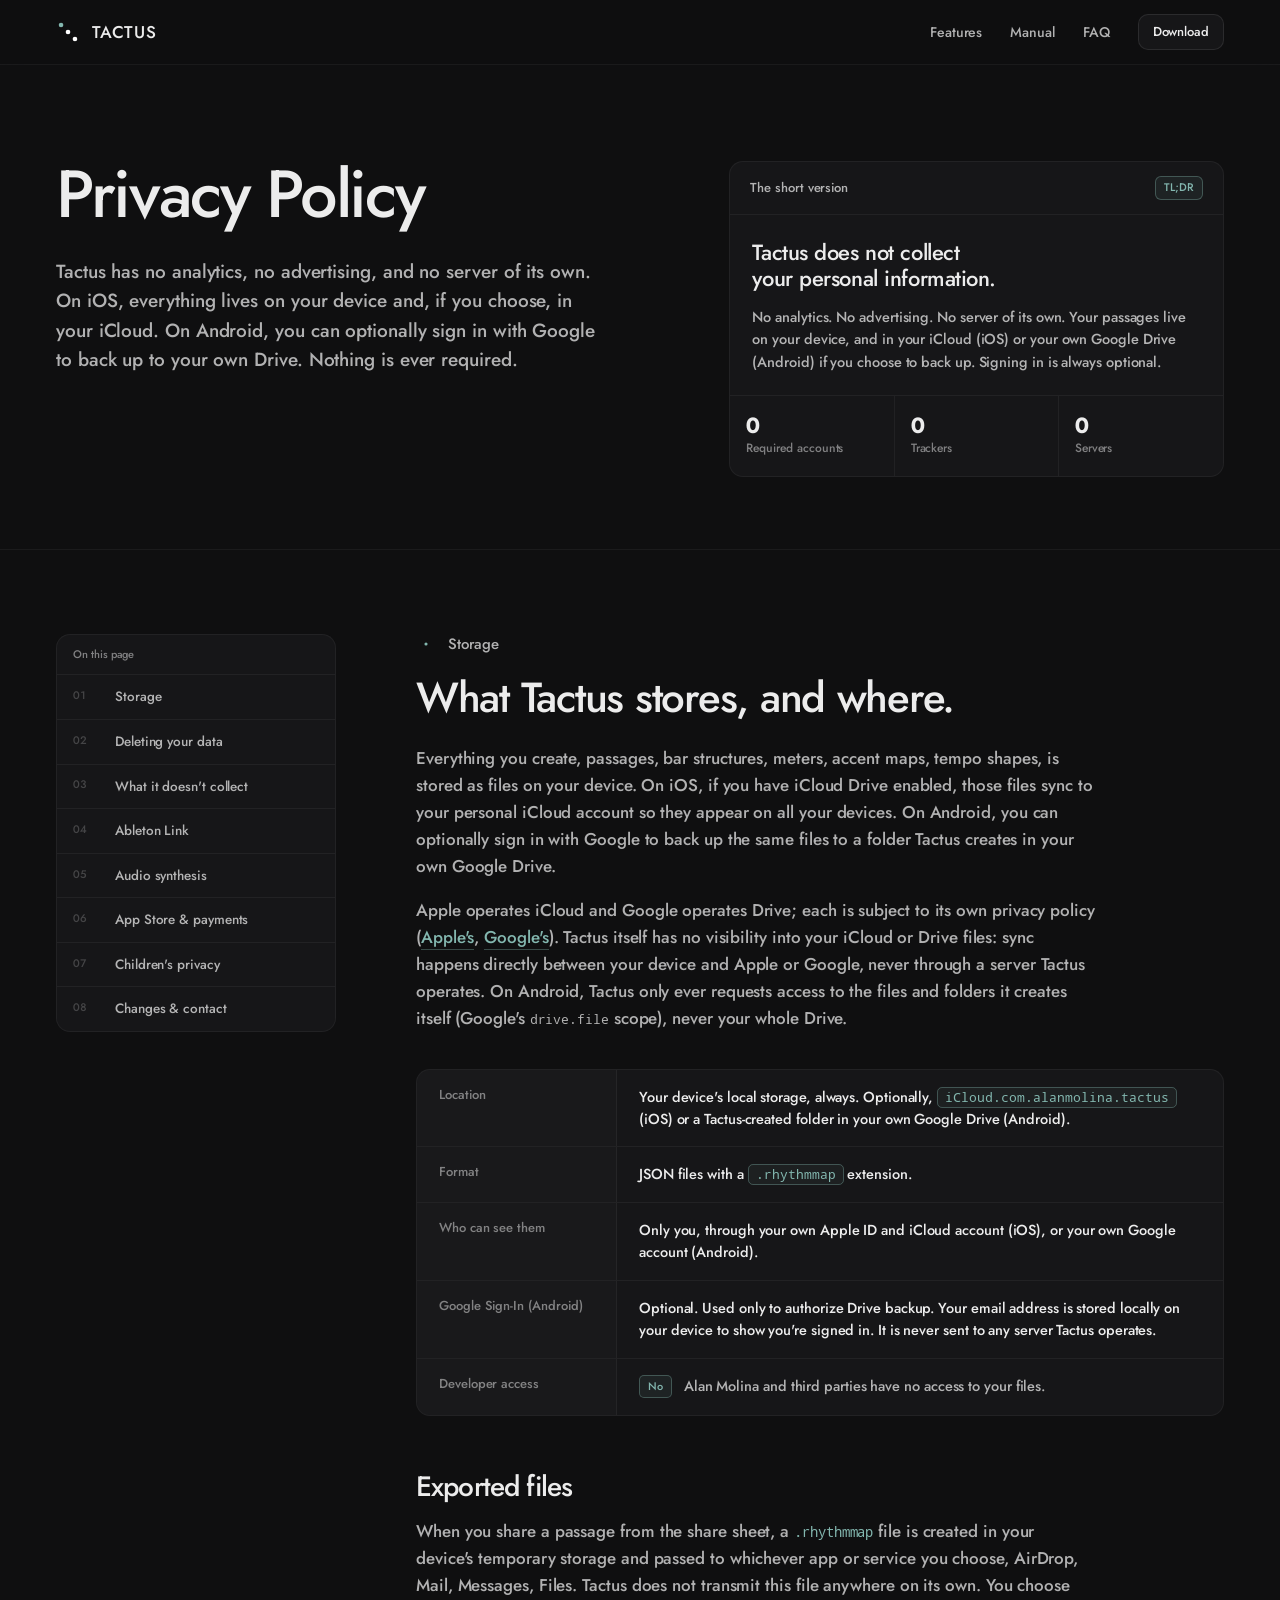
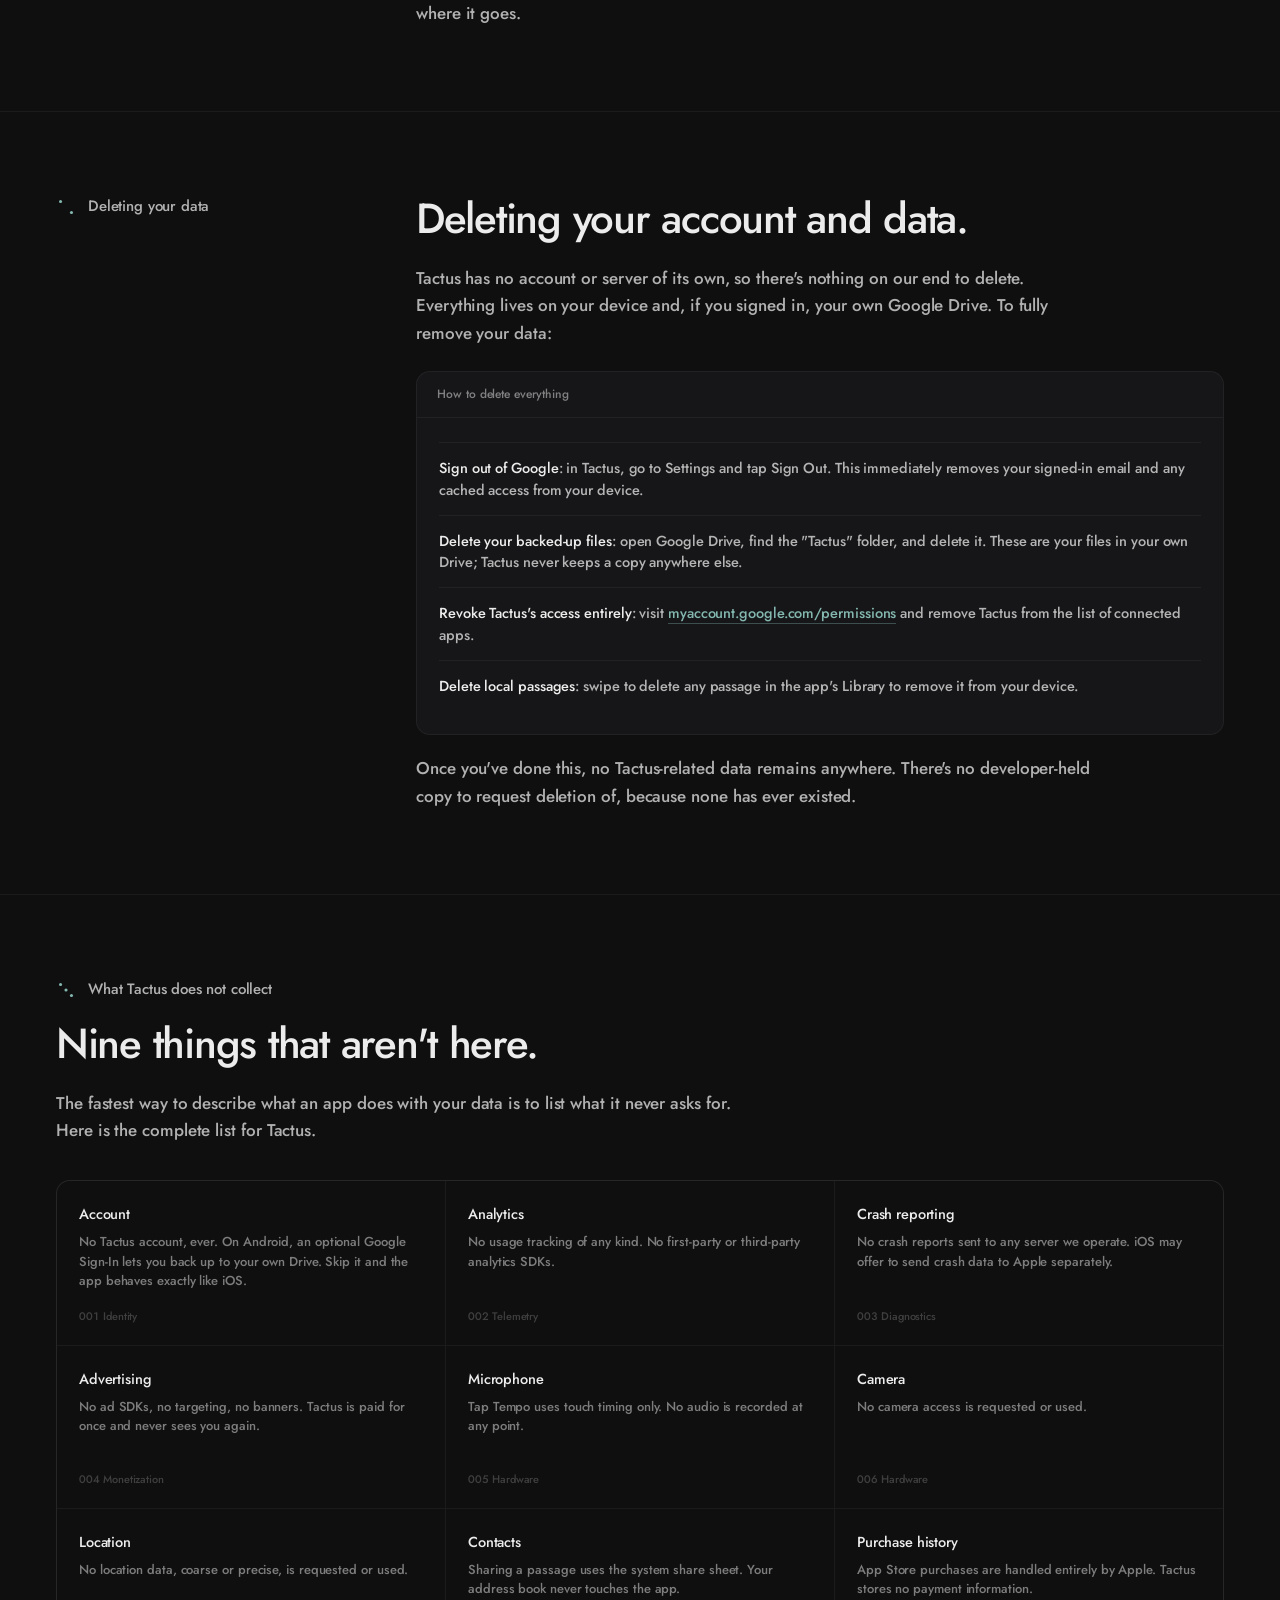
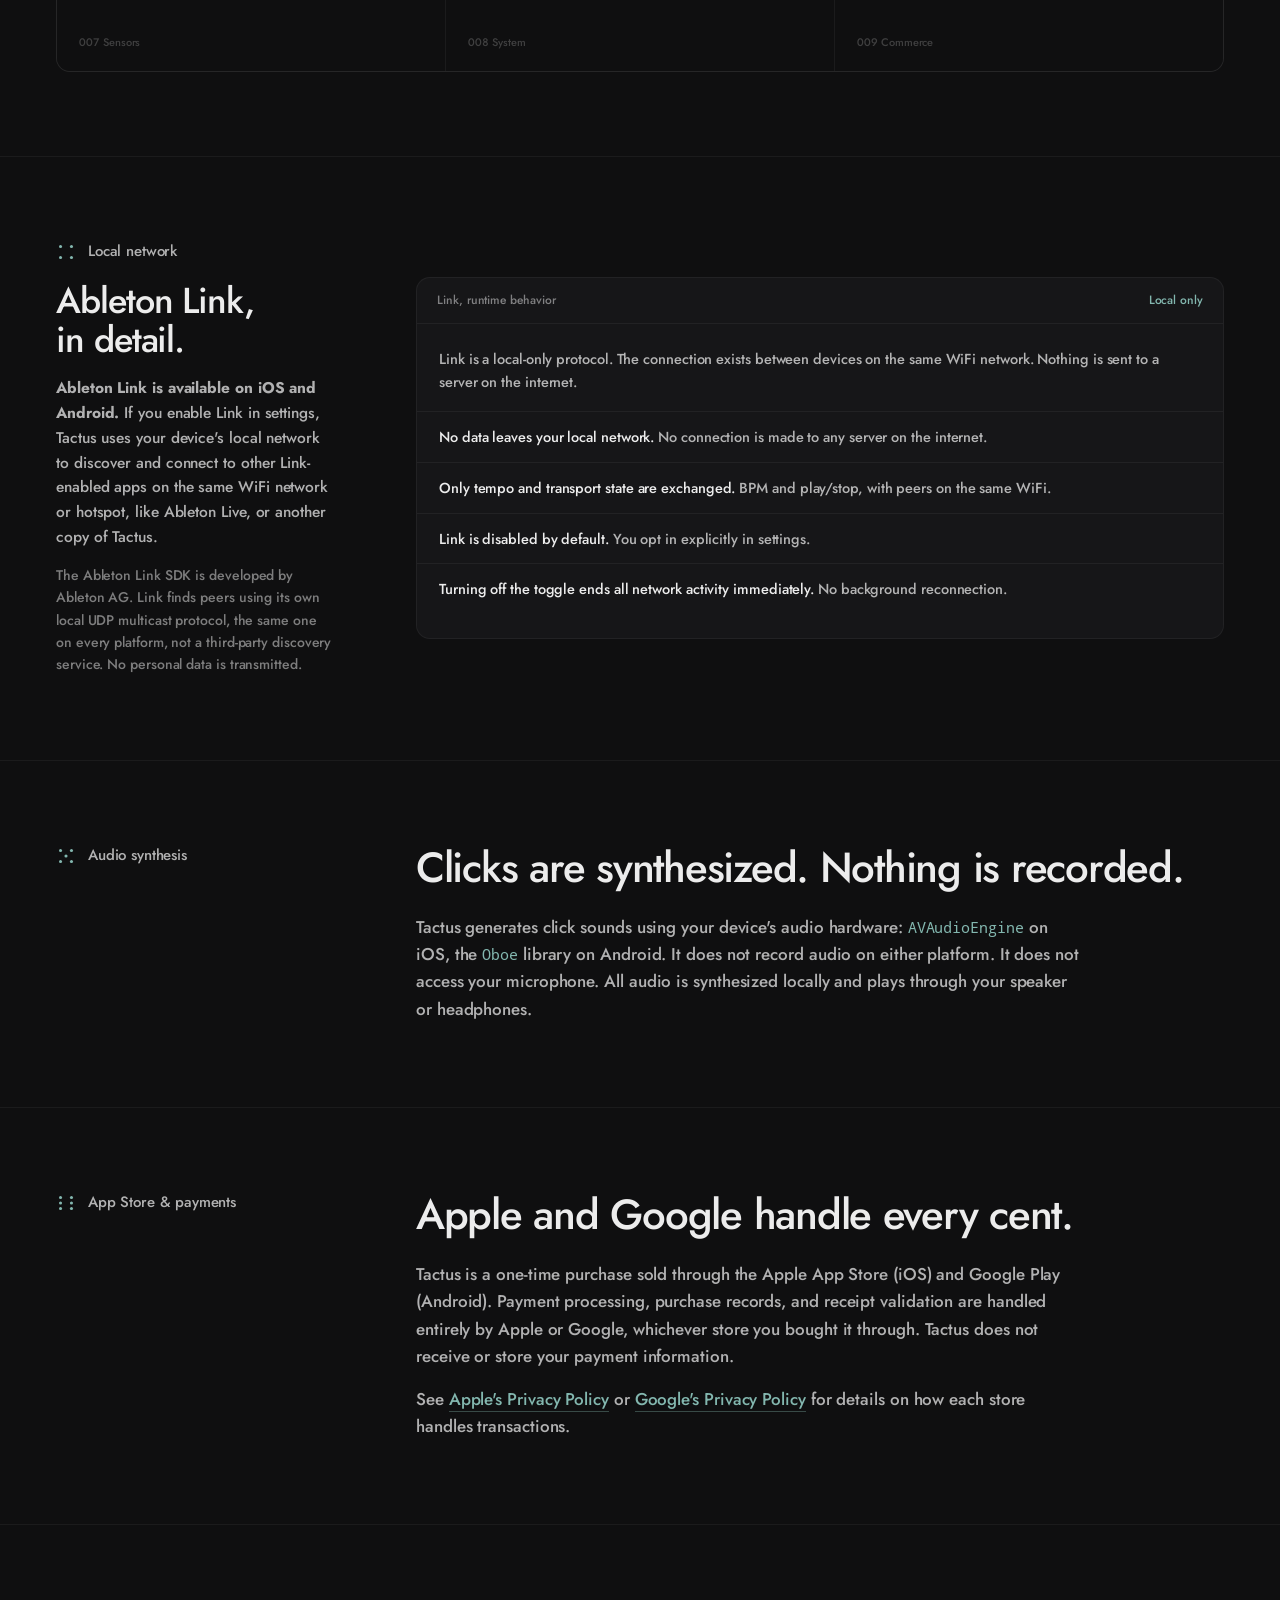
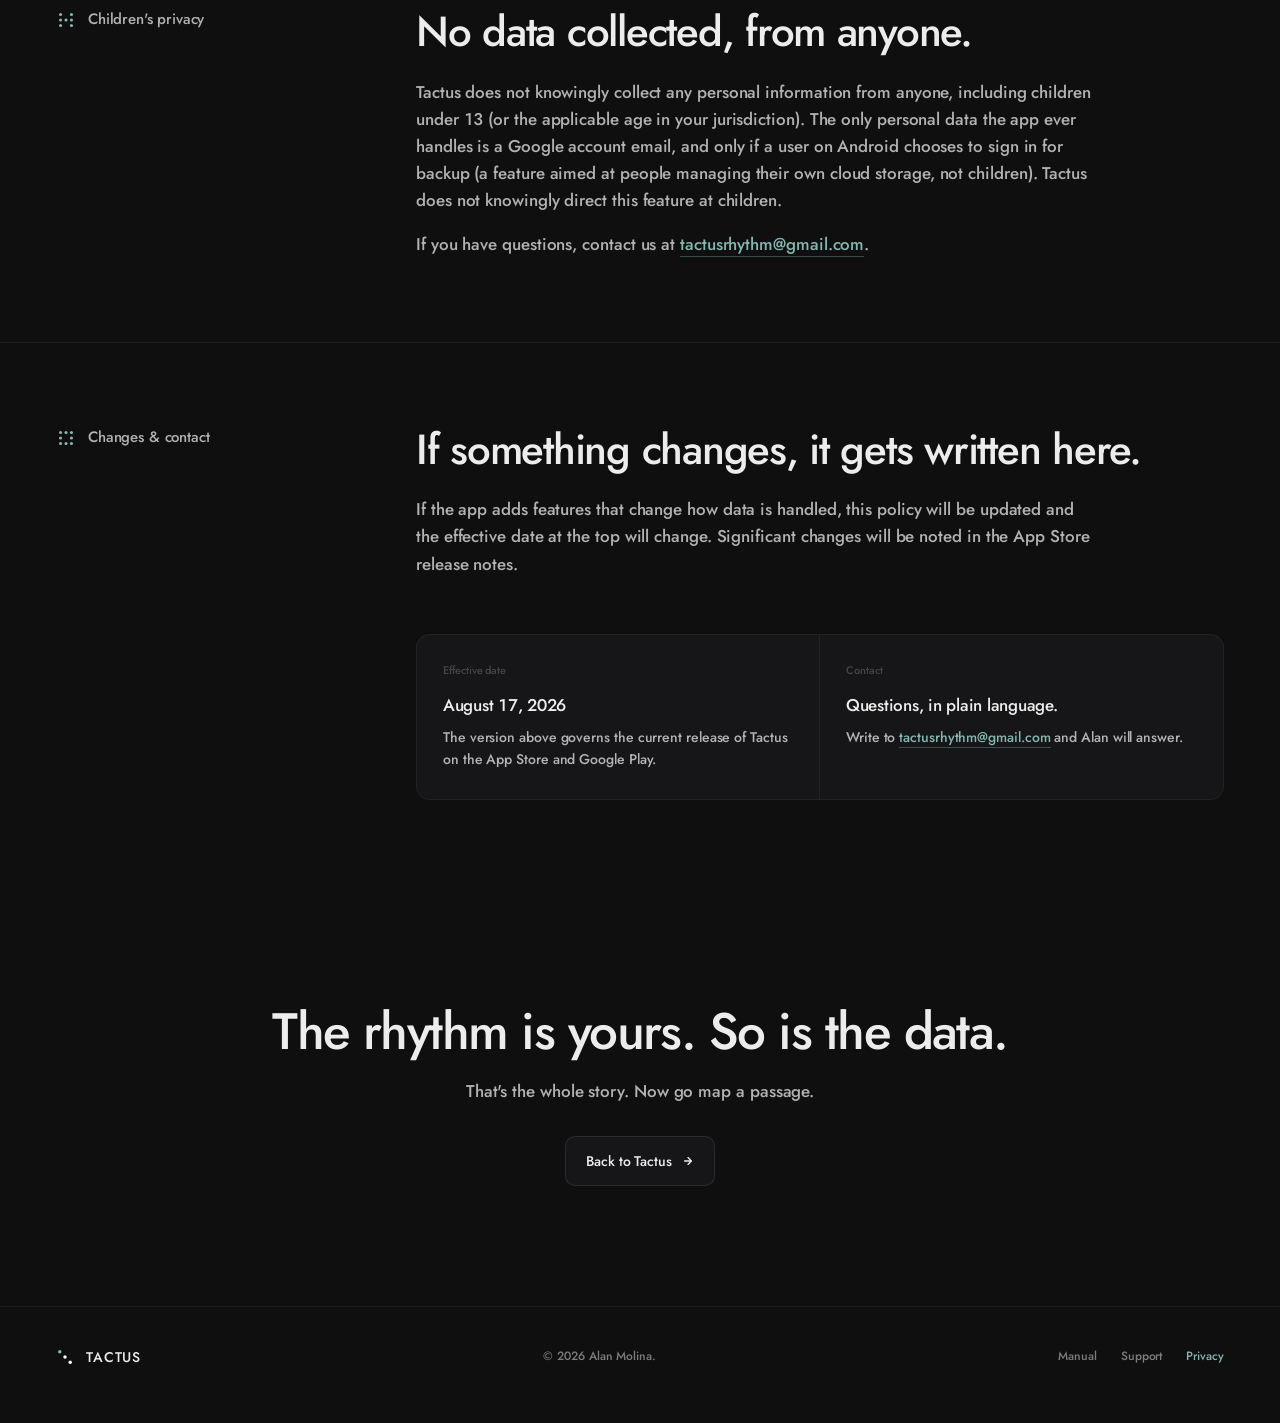
<file: privacy.html>
<!doctype html>
<html lang="en">
<head>
  <meta charset="utf-8">
  <meta name="viewport" content="width=device-width, initial-scale=1">
  <title>Tactus. Privacy policy.</title>
  <meta name="description" content="Privacy policy for Tactus, the rhythmic mapping app for iOS and Android.">
  <link rel="canonical" href="https://tactusrhythm.com/privacy.html">
  <meta name="theme-color" content="#0F0F10">
  <link rel="icon" href="/assets/icons/favicon.ico" sizes="any">
  <link rel="icon" type="image/png" sizes="32x32" href="/assets/icons/favicon-32x32.png">
  <link rel="icon" type="image/png" sizes="16x16" href="/assets/icons/favicon-16x16.png">
  <link rel="apple-touch-icon" href="/assets/icons/apple-touch-icon.png">
  <link rel="manifest" href="/assets/icons/site.webmanifest">
  <meta property="og:type" content="website">
  <meta property="og:url" content="https://tactusrhythm.com/privacy.html">
  <meta property="og:site_name" content="Tactus">
  <meta name="robots" content="noindex">
  <link rel="stylesheet" href="assets/tactus-tokens.css">
  <style>
    html, body {
      margin: 0; padding: 0;
      background: var(--bg);
      color: var(--fg);
      font-family: var(--ui);
      font-size: 16px; line-height: 1.45;
      letter-spacing: -0.005em;
      -webkit-font-smoothing: antialiased;
      font-variant-numeric: tabular-nums;
    }
    a { color: inherit; text-decoration: none; }
    ::selection { background: var(--accent-dim); color: var(--fg); }

    .wrap {
      max-width: 1240px;
      margin: 0 auto;
      padding: 0 56px;
    }
    @media (max-width: 720px) { .wrap { padding: 0 24px; } }

    /* ── Nav (copied from Landing) ───────────────────────────── */
    nav {
      position: sticky; top: 0; z-index: 50;
      background: rgba(15,15,16,0.78);
      backdrop-filter: saturate(140%) blur(14px);
      -webkit-backdrop-filter: saturate(140%) blur(14px);
      border-bottom: 0.5px solid var(--hair);
    }
    .nav-inner {
      display: flex; align-items: center; justify-content: space-between;
      height: 64px;
    }
    .brand {
      display: flex; align-items: center; gap: 12px;
      font-size: 17px;
    }
    .brand-mark { width: 24px; height: 24px; flex-shrink: 0; display: block; }
    .wordmark {
      font-family: "Jost", sans-serif;
      font-weight: 500;
      letter-spacing: 0.06em;
      text-transform: uppercase;
      color: rgba(255,255,255,0.92);
    }
    .nav-links {
      display: flex; align-items: center; gap: 28px;
      font-size: 14px; color: var(--fg-2);
    }
    .nav-links a:hover { color: var(--fg); }
    @media (max-width: 720px) { .nav-links a:not(.nav-cta) { display: none; } }
    .nav-cta {
      display: inline-flex; align-items: center; gap: 8px;
      padding: 8px 14px;
      border: 1px solid var(--stroke);
      border-radius: var(--r-key);
      color: var(--fg);
      font-size: 13px; font-weight: 500;
      background: var(--bg-elev-1);
      transition: border-color 240ms var(--ease-out), background 240ms var(--ease-out);
    }
    .nav-cta:hover { border-color: var(--accent); background: var(--bg-elev-2); }
    .nav-cta .price { color: var(--fg-3); font-weight: 500; font-size: 13px; letter-spacing: -0.01em; }

    /* ── Hero ────────────────────────────────────────────────── */
    .hero {
      padding: 96px 0 72px;
      border-bottom: 0.5px solid var(--hair);
    }
    .hero-grid {
      display: grid;
      grid-template-columns: minmax(0, 1.2fr) minmax(0, 1fr);
      gap: 80px;
      align-items: start;
    }
    @media (max-width: 980px) {
      .hero-grid { grid-template-columns: 1fr; gap: 48px; }
      .hero { padding: 64px 0 56px; }
    }
    .eyebrow {
      display: inline-flex; align-items: center; gap: 10px;
      font-family: var(--ui); font-size: 12px; font-weight: 500;
      color: var(--fg-3);
      letter-spacing: -0.005em;
      margin-bottom: 28px;
    }
    h1.hero-h {
      font-size: clamp(40px, 5.2vw, 68px);
      font-weight: 500;
      line-height: 1.02;
      letter-spacing: -0.035em;
      margin: 0 0 28px;
      text-wrap: balance;
    }
    .hero-sub {
      font-size: 19px; line-height: 1.55;
      color: var(--fg-2);
      max-width: 540px;
      margin: 0 0 32px;
      text-wrap: pretty;
    }
    .meta-line {
      display: flex; flex-wrap: wrap; gap: 14px 28px;
      font-family: var(--ui);
      font-size: 13px; color: var(--fg-3);
      letter-spacing: -0.005em;
    }
    .meta-line span { display: inline-flex; gap: 8px; align-items: baseline; }
    .meta-line .k { color: var(--fg-4); font-weight: 500; }
    .meta-line .v { color: var(--fg-2); }

    /* TL;DR card on the right of hero */
    .tldr {
      background: var(--bg-elev-1);
      border: 0.5px solid var(--hair);
      border-radius: var(--r-card);
      padding: 0;
      overflow: hidden;
      position: relative;
    }
    .tldr-header {
      display: flex; align-items: center; justify-content: space-between;
      padding: 14px 20px;
      border-bottom: 0.5px solid var(--hair);
    }
    .tldr-title { font-size: 13px; color: var(--fg-2); font-weight: 500; }
    .tldr-tag {
      font-family: var(--ui); font-size: 11px; font-weight: 500;
      color: var(--accent);
      padding: 3px 8px; border-radius: 6px;
      background: rgba(131,183,175,0.08);
      border: 0.5px solid var(--accent-dim);
      letter-spacing: -0.005em;
    }
    .tldr-body {
      padding: 24px 22px 22px;
    }
    .tldr-h {
      font-size: 22px; font-weight: 500;
      letter-spacing: -0.02em; line-height: 1.2;
      margin: 0 0 14px;
      text-wrap: balance;
    }
    .tldr-p {
      font-size: 14.5px; line-height: 1.55;
      color: var(--fg-2);
      margin: 0;
      text-wrap: pretty;
    }
    .tldr-stats {
      display: grid;
      grid-template-columns: repeat(3, 1fr);
      gap: 0;
      border-top: 0.5px solid var(--hair);
    }
    .tldr-stat {
      padding: 18px 16px;
      border-right: 0.5px solid var(--hair);
      display: flex; flex-direction: column; gap: 4px;
    }
    .tldr-stat:last-child { border-right: 0; }
    .tldr-stat .n {
      font-family: var(--ui); font-weight: 600;
      font-size: 22px; letter-spacing: -0.02em;
      color: var(--fg);
      line-height: 1;
      font-feature-settings: "tnum";
    }
    .tldr-stat .l {
      font-family: var(--ui); font-size: 12px; font-weight: 500;
      color: var(--fg-3);
      letter-spacing: -0.005em;
    }

    /* ── Section base ────────────────────────────────────────── */
    section.policy {
      padding: 84px 0;
      border-bottom: 0.5px solid var(--hair);
    }
    @media (max-width: 720px) { section.policy { padding: 64px 0; } }
    .section-label {
      font-family: var(--ui); font-size: 15px; font-weight: 500;
      color: var(--fg-2);
      letter-spacing: -0.01em;
      margin-bottom: 20px;
      display: inline-flex; align-items: center; gap: 12px;
    }
    .section-label .dice {
      width: 20px; height: 20px;
      flex-shrink: 0;
      background: var(--accent);
      -webkit-mask: var(--dice-mask) center/contain no-repeat;
              mask: var(--dice-mask) center/contain no-repeat;
      filter: drop-shadow(0 0 4px var(--accent-glow));
    }
    .section-label .dice[data-face="1"] { --dice-mask: var(--dice-1); }
    .section-label .dice[data-face="2"] { --dice-mask: var(--dice-2); }
    .section-label .dice[data-face="3"] { --dice-mask: var(--dice-3); }
    .section-label .dice[data-face="4"] { --dice-mask: var(--dice-4); }
    .section-label .dice[data-face="5"] { --dice-mask: var(--dice-5); }
    .section-label .dice[data-face="6"] { --dice-mask: var(--dice-6); }
    .section-label .dice[data-face="7"] { --dice-mask: var(--dice-7); }
    .section-label .dice[data-face="8"] { --dice-mask: var(--dice-8); }
    :root {
      --dice-1: url("data:image/svg+xml;utf8,<svg xmlns='http://www.w3.org/2000/svg' viewBox='0 0 22 22'><circle cx='11' cy='11' r='1.7' fill='black'/></svg>");
      --dice-2: url("data:image/svg+xml;utf8,<svg xmlns='http://www.w3.org/2000/svg' viewBox='0 0 22 22'><circle cx='5' cy='5' r='1.7' fill='black'/><circle cx='17' cy='17' r='1.7' fill='black'/></svg>");
      --dice-3: url("data:image/svg+xml;utf8,<svg xmlns='http://www.w3.org/2000/svg' viewBox='0 0 22 22'><circle cx='5' cy='5' r='1.7' fill='black'/><circle cx='11' cy='11' r='1.7' fill='black'/><circle cx='17' cy='17' r='1.7' fill='black'/></svg>");
      --dice-4: url("data:image/svg+xml;utf8,<svg xmlns='http://www.w3.org/2000/svg' viewBox='0 0 22 22'><circle cx='5' cy='5' r='1.7' fill='black'/><circle cx='17' cy='5' r='1.7' fill='black'/><circle cx='5' cy='17' r='1.7' fill='black'/><circle cx='17' cy='17' r='1.7' fill='black'/></svg>");
      --dice-5: url("data:image/svg+xml;utf8,<svg xmlns='http://www.w3.org/2000/svg' viewBox='0 0 22 22'><circle cx='5' cy='5' r='1.7' fill='black'/><circle cx='17' cy='5' r='1.7' fill='black'/><circle cx='11' cy='11' r='1.7' fill='black'/><circle cx='5' cy='17' r='1.7' fill='black'/><circle cx='17' cy='17' r='1.7' fill='black'/></svg>");
      --dice-6: url("data:image/svg+xml;utf8,<svg xmlns='http://www.w3.org/2000/svg' viewBox='0 0 22 22'><circle cx='5' cy='5' r='1.7' fill='black'/><circle cx='17' cy='5' r='1.7' fill='black'/><circle cx='5' cy='11' r='1.7' fill='black'/><circle cx='17' cy='11' r='1.7' fill='black'/><circle cx='5' cy='17' r='1.7' fill='black'/><circle cx='17' cy='17' r='1.7' fill='black'/></svg>");
      --dice-7: url("data:image/svg+xml;utf8,<svg xmlns='http://www.w3.org/2000/svg' viewBox='0 0 22 22'><circle cx='5' cy='5' r='1.7' fill='black'/><circle cx='17' cy='5' r='1.7' fill='black'/><circle cx='5' cy='11' r='1.7' fill='black'/><circle cx='11' cy='11' r='1.7' fill='black'/><circle cx='17' cy='11' r='1.7' fill='black'/><circle cx='5' cy='17' r='1.7' fill='black'/><circle cx='17' cy='17' r='1.7' fill='black'/></svg>");
      --dice-8: url("data:image/svg+xml;utf8,<svg xmlns='http://www.w3.org/2000/svg' viewBox='0 0 22 22'><circle cx='5' cy='5' r='1.7' fill='black'/><circle cx='11' cy='5' r='1.7' fill='black'/><circle cx='17' cy='5' r='1.7' fill='black'/><circle cx='5' cy='11' r='1.7' fill='black'/><circle cx='17' cy='11' r='1.7' fill='black'/><circle cx='5' cy='17' r='1.7' fill='black'/><circle cx='11' cy='17' r='1.7' fill='black'/><circle cx='17' cy='17' r='1.7' fill='black'/></svg>");
    }
    h2 {
      font-size: clamp(28px, 3.4vw, 42px);
      font-weight: 500;
      line-height: 1.08;
      letter-spacing: -0.03em;
      margin: 0 0 24px;
      max-width: 780px;
      text-wrap: balance;
    }
    .lede {
      font-size: 17px; color: var(--fg-2);
      max-width: 680px; line-height: 1.6;
      margin: 0;
      text-wrap: pretty;
    }
    .lede + .lede { margin-top: 16px; }

    .split {
      display: grid;
      grid-template-columns: minmax(220px, 280px) minmax(0, 1fr);
      gap: 80px;
      align-items: start;
    }
    @media (max-width: 900px) {
      .split { grid-template-columns: 1fr; gap: 16px; }
    }

    /* Sticky section index — right column on policy sections */
    .section-head { position: relative; }

    /* ── KV grid (storage location, format, etc.) ────────────── */
    .kv {
      margin-top: 36px;
      border: 0.5px solid var(--hair);
      border-radius: var(--r-card);
      background: var(--bg-elev-1);
      overflow: hidden;
    }
    .kv-row {
      display: grid;
      grid-template-columns: 200px 1fr;
      gap: 0;
      border-bottom: 0.5px solid var(--hair);
    }
    .kv-row:last-child { border-bottom: 0; }
    .kv-row .k {
      padding: 16px 22px;
      font-family: var(--ui); font-size: 13px; font-weight: 500;
      color: var(--fg-3);
      letter-spacing: -0.005em;
      border-right: 0.5px solid var(--hair);
      background: rgba(255,255,255,0.012);
    }
    .kv-row .v {
      padding: 16px 22px;
      font-size: 14.5px;
      color: var(--fg);
      line-height: 1.55;
    }
    .kv-row .v .code {
      font-family: var(--mono);
      font-size: 12.5px;
      color: var(--accent);
      background: rgba(131,183,175,0.06);
      border: 0.5px solid var(--accent-dim);
      padding: 2px 7px;
      border-radius: 5px;
      letter-spacing: 0;
      font-feature-settings: "tnum";
    }
    .kv-row.no .v { color: var(--fg-2); }
    .kv-row.no .v::before {
      content: "No";
      display: inline-block;
      font-family: var(--ui); font-size: 11px; font-weight: 500;
      color: var(--accent);
      padding: 2px 8px; border-radius: 5px;
      background: rgba(131,183,175,0.08);
      border: 0.5px solid var(--accent-dim);
      letter-spacing: -0.005em;
      margin-right: 12px;
      transform: translateY(-1px);
    }
    @media (max-width: 720px) {
      .kv-row { grid-template-columns: 1fr; }
      .kv-row .k { border-right: 0; border-bottom: 0.5px solid var(--hair); }
    }

    /* ── "Does not collect" grid ─────────────────────────────── */
    .not-grid {
      margin-top: 36px;
      display: grid;
      grid-template-columns: repeat(3, 1fr);
      gap: 1px;
      background: var(--hair);
      border: 0.5px solid var(--hair);
      border-radius: var(--r-card);
      overflow: hidden;
    }
    @media (max-width: 900px) { .not-grid { grid-template-columns: repeat(2, 1fr); } }
    @media (max-width: 540px) { .not-grid { grid-template-columns: 1fr; } }
    .not-cell {
      background: var(--bg);
      padding: 22px 22px 20px;
      display: flex; flex-direction: column; gap: 8px;
      min-height: 120px;
    }
    .not-cell .not-h {
      display: flex; align-items: center; gap: 10px;
      font-size: 14.5px; font-weight: 500;
      letter-spacing: -0.01em;
      color: var(--fg);
    }
    .not-cell .not-p {
      font-size: 13px; line-height: 1.5;
      color: var(--fg-3);
      margin: 0;
    }
    .not-cell .not-tag {
      margin-top: auto;
      font-family: var(--ui); font-size: 11px; font-weight: 500;
      color: var(--fg-4);
      letter-spacing: -0.005em;
      padding-top: 10px;
    }

    /* ── Callout (Ableton Link) ─────────────────────────────── */
    .callout {
      margin-top: 36px;
      background: var(--bg-elev-1);
      border: 0.5px solid var(--hair);
      border-radius: var(--r-card);
      overflow: hidden;
    }
    .callout-head {
      display: flex; align-items: center; justify-content: space-between;
      padding: 14px 20px;
      border-bottom: 0.5px solid var(--hair);
      font-family: var(--ui); font-size: 12px; font-weight: 500;
      color: var(--fg-3);
      letter-spacing: -0.005em;
    }
    .callout-head .indicator {
      display: inline-flex; align-items: center;
      color: var(--accent);
      font-weight: 500;
    }
    .callout-body {
      padding: 24px 22px;
    }
    .callout ul {
      list-style: none;
      padding: 0; margin: 18px 0 0;
      display: flex; flex-direction: column;
      border-top: 0.5px solid var(--hair);
    }
    .callout li {
      display: block;
      padding: 14px 22px;
      border-bottom: 0.5px solid var(--hair);
      font-size: 14.5px; line-height: 1.5;
      color: var(--fg-2);
    }
    .callout li:last-child { border-bottom: 0; }
    .callout li strong { color: var(--fg); font-weight: 500; }
    .callout-list-wrap { margin: 0 -22px; }

    /* ── Quiet/Inline link ──────────────────────────────────── */
    a.inline {
      color: var(--accent);
      border-bottom: 0.5px solid var(--accent-dim);
      transition: border-color 240ms var(--ease-out);
    }
    a.inline:hover { border-bottom-color: var(--accent); }

    /* ── Footer note (changes / contact) ─────────────────────── */
    .end-grid {
      display: grid;
      grid-template-columns: repeat(2, 1fr);
      gap: 0;
      border: 0.5px solid var(--hair);
      border-radius: var(--r-card);
      overflow: hidden;
      background: var(--bg-elev-1);
      margin-top: 56px;
    }
    @media (max-width: 720px) { .end-grid { grid-template-columns: 1fr; } }
    .end-cell {
      padding: 28px 26px;
      border-right: 0.5px solid var(--hair);
    }
    .end-cell:last-child { border-right: 0; }
    @media (max-width: 720px) {
      .end-cell { border-right: 0; border-bottom: 0.5px solid var(--hair); }
      .end-cell:last-child { border-bottom: 0; }
    }
    .end-cell .ix {
      font-family: var(--ui); font-size: 11px; font-weight: 500;
      color: var(--fg-4);
      letter-spacing: -0.005em;
      margin-bottom: 14px;
    }
    .end-cell h3 {
      font-size: 17px; font-weight: 500;
      letter-spacing: -0.015em;
      margin: 0 0 10px;
    }
    .end-cell p {
      font-size: 14px; color: var(--fg-2);
      line-height: 1.55; margin: 0;
    }

    /* ── TOC pill row above hero on mobile, sticky aside on desk ─ */
    .toc {
      display: flex; flex-direction: column;
      gap: 0;
      border: 0.5px solid var(--hair);
      border-radius: var(--r-card);
      background: var(--bg-elev-1);
      overflow: hidden;
      position: sticky;
      top: 84px;
    }
    .toc-h {
      padding: 12px 16px;
      border-bottom: 0.5px solid var(--hair);
      font-family: var(--ui); font-size: 11px; font-weight: 500;
      color: var(--fg-3);
      letter-spacing: -0.005em;
    }
    .toc a {
      display: grid;
      grid-template-columns: 32px 1fr;
      gap: 10px;
      padding: 12px 16px;
      border-bottom: 0.5px solid var(--hair);
      font-size: 13.5px;
      color: var(--fg-2);
      transition: background 240ms var(--ease-out), color 240ms var(--ease-out);
    }
    .toc a:last-child { border-bottom: 0; }
    .toc a:hover { background: var(--bg-elev-2); color: var(--fg); }
    .toc a .n {
      font-family: var(--ui); font-size: 11px;
      color: var(--fg-4);
      letter-spacing: 0;
      font-feature-settings: "tnum";
    }
    .toc a:hover .n { color: var(--accent); }

    /* ── Closing CTA ────────────────────────────────────────── */
    .closing {
      padding: 120px 0;
      text-align: center;
    }
    .closing h2 {
      margin: 0 auto 20px;
      font-size: clamp(32px, 4vw, 52px);
      letter-spacing: -0.03em;
      max-width: 760px;
    }
    .closing p {
      font-size: 17px; color: var(--fg-2);
      max-width: 540px; margin: 0 auto 32px;
    }
    .btn-secondary {
      display: inline-flex; align-items: center; gap: 10px;
      padding: 14px 20px;
      border: 1px solid var(--stroke);
      border-radius: var(--r-key);
      color: var(--fg);
      font-size: 14px; font-weight: 500;
      background: var(--bg-elev-1);
      transition: border-color 240ms var(--ease-out), background 240ms var(--ease-out);
    }
    .btn-secondary:hover { border-color: var(--accent); background: var(--bg-elev-2); }

    /* ── Footer ──────────────────────────────────────────────── */
    footer {
      border-top: 0.5px solid var(--hair);
      padding: 40px 0 56px;
    }
    .footer-inner {
      display: flex; align-items: center; justify-content: space-between;
      flex-wrap: wrap; gap: 20px;
      font-size: 12px; color: var(--fg-3);
    }
    .footer-inner .brand { font-size: 14px; color: var(--fg-2); }
    .footer-inner .brand-mark { width: 18px; height: 18px; }
    .footer-links {
      display: flex; gap: 24px;
      font-family: var(--ui); letter-spacing: -0.005em;
      font-size: 12px; font-weight: 500; color: var(--fg-3);
    }
    .footer-links a:hover { color: var(--fg); }
    .footer-links a.current { color: var(--accent); }
  </style>
</head>
<body>

  <!-- ── Nav ─────────────────────────────────────────────────────────── -->
  <nav>
    <div class="wrap nav-inner">
      <a class="brand" href="index.html">
        <svg class="brand-mark" viewBox="0 0 1024 1024" aria-hidden="true">
          <circle cx="215" cy="215" r="99" fill="#83B7AF"/>
          <circle cx="512" cy="512" r="99" fill="#FFFFFF"/>
          <circle cx="809" cy="809" r="99" fill="#FFFFFF"/>
        </svg>
        <span class="wordmark">Tactus</span>
      </a>
      <div class="nav-links">
        <a href="index.html#features">Features</a>
        <a href="manual.html">Manual</a>
        <a href="index.html#faq">FAQ</a>
        <a class="nav-cta" href="index.html#download">
          Download
        </a>
      </div>
    </div>
  </nav>

  <!-- ── Hero ────────────────────────────────────────────────────────── -->
  <header class="hero" data-screen-label="01 Hero">
    <div class="wrap hero-grid">
      <div>
        <h1 class="hero-h">Privacy Policy</h1>
        <p class="hero-sub">
          Tactus has no analytics, no advertising, and no server of its own. On iOS, everything
          lives on your device and, if you choose, in your iCloud. On Android, you can optionally
          sign in with Google to back up to your own Drive. Nothing is ever required.
        </p>
      </div>

      <aside class="tldr">
        <div class="tldr-header">
          <div class="tldr-title">The short version</div>
          <div class="tldr-tag">TL;DR</div>
        </div>
        <div class="tldr-body">
          <h2 class="tldr-h">Tactus does not collect your personal information.</h2>
          <p class="tldr-p">
            No analytics. No advertising. No server of its own. Your passages live on your device,
            and in your iCloud (iOS) or your own Google Drive (Android) if you choose to back up.
            Signing in is always optional.
          </p>
        </div>
        <div class="tldr-stats">
          <div class="tldr-stat">
            <div class="n">0</div>
            <div class="l">Required accounts</div>
          </div>
          <div class="tldr-stat">
            <div class="n">0</div>
            <div class="l">Trackers</div>
          </div>
          <div class="tldr-stat">
            <div class="n">0</div>
            <div class="l">Servers</div>
          </div>
        </div>
      </aside>
    </div>
  </header>

  <!-- ── Section 01 — Storage ───────────────────────────────────────── -->
  <section class="policy" id="storage" data-screen-label="02 Storage">
    <div class="wrap split">
      <aside class="section-head">
        <nav class="toc">
          <div class="toc-h">On this page</div>
          <a href="#storage"><span class="n">01</span><span>Storage</span></a>
          <a href="#delete-account"><span class="n">02</span><span>Deleting your data</span></a>
          <a href="#never"><span class="n">03</span><span>What it doesn't collect</span></a>
          <a href="#link"><span class="n">04</span><span>Ableton Link</span></a>
          <a href="#audio"><span class="n">05</span><span>Audio synthesis</span></a>
          <a href="#app-store"><span class="n">06</span><span>App Store &amp; payments</span></a>
          <a href="#children"><span class="n">07</span><span>Children's privacy</span></a>
          <a href="#changes"><span class="n">08</span><span>Changes &amp; contact</span></a>
        </nav>
      </aside>
      <div>
        <div class="section-label"><span class="dice" data-face="1" aria-label="Section 1"></span>Storage</div>
        <h2>What Tactus stores, and where.</h2>
        <p class="lede">
          Everything you create, passages, bar structures, meters, accent maps, tempo shapes, is stored as files on your device. On iOS, if you have iCloud Drive enabled, those files sync to your personal iCloud account so they appear on all your devices. On Android, you can optionally sign in with Google to back up the same files to a folder Tactus creates in your own Google Drive.
        </p>
        <p class="lede">
          Apple operates iCloud and Google operates Drive; each is subject to its own privacy policy (<a class="inline" href="https://www.apple.com/legal/privacy/">Apple's</a>, <a class="inline" href="https://policies.google.com/privacy">Google's</a>). Tactus itself has no visibility into your iCloud or Drive files: sync happens directly between your device and Apple or Google, never through a server Tactus operates. On Android, Tactus only ever requests access to the files and folders it creates itself (Google's <span style="font-family: var(--mono); font-size: 13px;">drive.file</span> scope), never your whole Drive.
        </p>

        <div class="kv">
          <div class="kv-row">
            <div class="k">Location</div>
            <div class="v">Your device's local storage, always. Optionally, <span class="code">iCloud.com.alanmolina.tactus</span> (iOS) or a Tactus-created folder in your own Google Drive (Android).</div>
          </div>
          <div class="kv-row">
            <div class="k">Format</div>
            <div class="v">JSON files with a <span class="code">.rhythmmap</span> extension.</div>
          </div>
          <div class="kv-row">
            <div class="k">Who can see them</div>
            <div class="v">Only you, through your own Apple ID and iCloud account (iOS), or your own Google account (Android).</div>
          </div>
          <div class="kv-row">
            <div class="k">Google Sign-In (Android)</div>
            <div class="v">Optional. Used only to authorize Drive backup. Your email address is stored locally on your device to show you're signed in. It is never sent to any server Tactus operates.</div>
          </div>
          <div class="kv-row no">
            <div class="k">Developer access</div>
            <div class="v">Alan Molina and third parties have no access to your files.</div>
          </div>
        </div>

        <h2 style="font-size: clamp(22px, 2.4vw, 28px); margin: 56px 0 16px;">Exported files</h2>
        <p class="lede">
          When you share a passage from the share sheet, a <span style="font-family: var(--mono); font-size: 14px; color: var(--accent);">.rhythmmap</span> file is created in your device's temporary storage and passed to whichever app or service you choose, AirDrop, Mail, Messages, Files. Tactus does not transmit this file anywhere on its own. You choose where it goes.
        </p>
      </div>
    </div>
  </section>

  <!-- ── Section 02 — Delete account & data ─────────────────────────── -->
  <section class="policy" id="delete-account" data-screen-label="03 Delete account">
    <div class="wrap split">
      <aside class="section-head">
        <div class="section-label"><span class="dice" data-face="2" aria-label="Section 2"></span>Deleting your data</div>
      </aside>
      <div>
        <h2>Deleting your account and data.</h2>
        <p class="lede">
          Tactus has no account or server of its own, so there's nothing on our end to delete. Everything lives on your device and, if you signed in, your own Google Drive. To fully remove your data:
        </p>
        <div class="callout" style="margin-top: 24px;">
          <div class="callout-head">
            <span>How to delete everything</span>
          </div>
          <div class="callout-body">
            <ul style="list-style: none; padding: 0; margin: 0; display: flex; flex-direction: column; border-top: 0.5px solid var(--hair);">
              <li style="padding: 14px 0; border-bottom: 0.5px solid var(--hair);"><strong>Sign out of Google</strong>: in Tactus, go to Settings and tap Sign Out. This immediately removes your signed-in email and any cached access from your device.</li>
              <li style="padding: 14px 0; border-bottom: 0.5px solid var(--hair);"><strong>Delete your backed-up files</strong>: open Google Drive, find the "Tactus" folder, and delete it. These are your files in your own Drive; Tactus never keeps a copy anywhere else.</li>
              <li style="padding: 14px 0; border-bottom: 0.5px solid var(--hair);"><strong>Revoke Tactus's access entirely</strong>: visit <a class="inline" href="https://myaccount.google.com/permissions">myaccount.google.com/permissions</a> and remove Tactus from the list of connected apps.</li>
              <li style="padding: 14px 0;"><strong>Delete local passages</strong>: swipe to delete any passage in the app's Library to remove it from your device.</li>
            </ul>
          </div>
        </div>
        <p class="lede" style="margin-top: 20px;">
          Once you've done this, no Tactus-related data remains anywhere. There's no developer-held copy to request deletion of, because none has ever existed.
        </p>
      </div>
    </div>
  </section>

  <!-- ── Section 02 — Not collected ─────────────────────────────────── -->
  <section class="policy" id="never" data-screen-label="04 Not collected">
    <div class="wrap">
      <div class="section-label"><span class="dice" data-face="3" aria-label="Section 3"></span>What Tactus does not collect</div>
      <h2>Nine things that aren't here.</h2>
      <p class="lede">
        The fastest way to describe what an app does with your data is to list what it never asks for. Here is the complete list for Tactus.
      </p>

      <div class="not-grid">
        <div class="not-cell">
          <div class="not-h">Account</div>
          <p class="not-p">No Tactus account, ever. On Android, an optional Google Sign-In lets you back up to your own Drive. Skip it and the app behaves exactly like iOS.</p>
          <div class="not-tag">001 Identity</div>
        </div>
        <div class="not-cell">
          <div class="not-h">Analytics</div>
          <p class="not-p">No usage tracking of any kind. No first-party or third-party analytics SDKs.</p>
          <div class="not-tag">002 Telemetry</div>
        </div>
        <div class="not-cell">
          <div class="not-h">Crash reporting</div>
          <p class="not-p">No crash reports sent to any server we operate. iOS may offer to send crash data to Apple separately.</p>
          <div class="not-tag">003 Diagnostics</div>
        </div>
        <div class="not-cell">
          <div class="not-h">Advertising</div>
          <p class="not-p">No ad SDKs, no targeting, no banners. Tactus is paid for once and never sees you again.</p>
          <div class="not-tag">004 Monetization</div>
        </div>
        <div class="not-cell">
          <div class="not-h">Microphone</div>
          <p class="not-p">Tap Tempo uses touch timing only. No audio is recorded at any point.</p>
          <div class="not-tag">005 Hardware</div>
        </div>
        <div class="not-cell">
          <div class="not-h">Camera</div>
          <p class="not-p">No camera access is requested or used.</p>
          <div class="not-tag">006 Hardware</div>
        </div>
        <div class="not-cell">
          <div class="not-h">Location</div>
          <p class="not-p">No location data, coarse or precise, is requested or used.</p>
          <div class="not-tag">007 Sensors</div>
        </div>
        <div class="not-cell">
          <div class="not-h">Contacts</div>
          <p class="not-p">Sharing a passage uses the system share sheet. Your address book never touches the app.</p>
          <div class="not-tag">008 System</div>
        </div>
        <div class="not-cell">
          <div class="not-h">Purchase history</div>
          <p class="not-p">App Store purchases are handled entirely by Apple. Tactus stores no payment information.</p>
          <div class="not-tag">009 Commerce</div>
        </div>
      </div>
    </div>
  </section>

  <!-- ── Section 03 — Local network / Ableton Link ──────────────────── -->
  <section class="policy" id="link" data-screen-label="05 Ableton Link">
    <div class="wrap split">
      <aside class="section-head">
        <div class="section-label"><span class="dice" data-face="4" aria-label="Section 4"></span>Local network</div>
        <h2 style="font-size: clamp(26px, 3vw, 36px); margin-bottom: 16px;">Ableton Link, in detail.</h2>
        <p class="lede" style="font-size: 15.5px;">
          <strong>Ableton Link is available on iOS and Android.</strong> If you enable Link in settings, Tactus uses your device's local network to discover and connect to other Link-enabled apps on the same WiFi network or hotspot, like Ableton Live, or another copy of Tactus.
        </p>
        <p class="lede" style="font-size: 14px; color: var(--fg-3); margin-top: 14px;">
          The Ableton Link SDK is developed by Ableton AG. Link finds peers using its own local UDP multicast protocol, the same one on every platform, not a third-party discovery service. No personal data is transmitted.
        </p>
      </aside>

      <div class="callout">
        <div class="callout-head">
          <span>Link, runtime behavior</span>
          <span class="indicator">Local only</span>
        </div>
        <div class="callout-body">
          <div style="font-size: 14.5px; color: var(--fg-2); line-height: 1.55;">
            Link is a local-only protocol. The connection exists between devices on the same WiFi network. Nothing is sent to a server on the internet.
          </div>
          <div class="callout-list-wrap">
            <ul>
              <li><div><strong>No data leaves your local network.</strong> No connection is made to any server on the internet.</div></li>
              <li><div><strong>Only tempo and transport state are exchanged.</strong> BPM and play/stop, with peers on the same WiFi.</div></li>
              <li><div><strong>Link is disabled by default.</strong> You opt in explicitly in settings.</div></li>
              <li><div><strong>Turning off the toggle ends all network activity immediately.</strong> No background reconnection.</div></li>
            </ul>
          </div>
        </div>
      </div>
    </div>
  </section>

  <!-- ── Section 04 — Audio ─────────────────────────────────────────── -->
  <section class="policy" id="audio" data-screen-label="06 Audio">
    <div class="wrap split">
      <aside class="section-head">
        <div class="section-label"><span class="dice" data-face="5" aria-label="Section 5"></span>Audio synthesis</div>
      </aside>
      <div>
        <h2>Clicks are synthesized. Nothing is recorded.</h2>
        <p class="lede">
          Tactus generates click sounds using your device's audio hardware: <span style="font-family: var(--mono); font-size: 14.5px; color: var(--accent);">AVAudioEngine</span> on iOS, the <span style="font-family: var(--mono); font-size: 14.5px; color: var(--accent);">Oboe</span> library on Android. It does not record audio on either platform. It does not access your microphone. All audio is synthesized locally and plays through your speaker or headphones.
        </p>
      </div>
    </div>
  </section>

  <!-- ── Section 05 — App Store ─────────────────────────────────────── -->
  <section class="policy" id="app-store" data-screen-label="07 App Store">
    <div class="wrap split">
      <aside class="section-head">
        <div class="section-label"><span class="dice" data-face="6" aria-label="Section 6"></span>App Store &amp; payments</div>
      </aside>
      <div>
        <h2>Apple and Google handle every cent.</h2>
        <p class="lede">
          Tactus is a one-time purchase sold through the Apple App Store (iOS) and Google Play (Android). Payment processing, purchase records, and receipt validation are handled entirely by Apple or Google, whichever store you bought it through. Tactus does not receive or store your payment information.
        </p>
        <p class="lede">
          See <a class="inline" href="https://www.apple.com/legal/privacy/">Apple's Privacy Policy</a> or <a class="inline" href="https://policies.google.com/privacy">Google's Privacy Policy</a> for details on how each store handles transactions.
        </p>
      </div>
    </div>
  </section>

  <!-- ── Section 06 — Children ──────────────────────────────────────── -->
  <section class="policy" id="children" data-screen-label="08 Children">
    <div class="wrap split">
      <aside class="section-head">
        <div class="section-label"><span class="dice" data-face="7" aria-label="Section 7"></span>Children's privacy</div>
      </aside>
      <div>
        <h2>No data collected, from anyone.</h2>
        <p class="lede">
          Tactus does not knowingly collect any personal information from anyone, including children under 13 (or the applicable age in your jurisdiction). The only personal data the app ever handles is a Google account email, and only if a user on Android chooses to sign in for backup (a feature aimed at people managing their own cloud storage, not children). Tactus does not knowingly direct this feature at children.
        </p>
        <p class="lede">
          If you have questions, contact us at <a class="inline" href="mailto:tactusrhythm@gmail.com">tactusrhythm@gmail.com</a>.
        </p>
      </div>
    </div>
  </section>

  <!-- ── Section 07 — Changes & contact ─────────────────────────────── -->
  <section class="policy" id="changes" data-screen-label="09 Changes & contact" style="border-bottom: 0;">
    <div class="wrap split">
      <aside class="section-head">
        <div class="section-label"><span class="dice" data-face="8" aria-label="Section 8"></span>Changes &amp; contact</div>
      </aside>
      <div>
        <h2>If something changes, it gets written here.</h2>
        <p class="lede">
          If the app adds features that change how data is handled, this policy will be updated and the effective date at the top will change. Significant changes will be noted in the App Store release notes.
        </p>

        <div class="end-grid">
          <div class="end-cell">
            <div class="ix">Effective date</div>
            <h3>August 17, 2026</h3>
            <p>The version above governs the current release of Tactus on the App Store and Google Play.</p>
          </div>
          <div class="end-cell">
            <div class="ix">Contact</div>
            <h3>Questions, in plain language.</h3>
            <p>Write to <a class="inline" href="mailto:tactusrhythm@gmail.com">tactusrhythm@gmail.com</a> and Alan will answer.</p>
          </div>
        </div>
      </div>
    </div>
  </section>

  <!-- ── Closing ────────────────────────────────────────────────────── -->
  <section class="closing" data-screen-label="10 Closing">
    <div class="wrap">
      <h2>The rhythm is yours. So is the data.</h2>
      <p>That's the whole story. Now go map a passage.</p>
      <a class="btn-secondary" href="index.html">
        Back to Tactus
        <svg viewBox="0 0 14 14" width="12" height="12" fill="none" aria-hidden="true">
          <path d="M3 7h8M7 3l4 4-4 4" stroke="currentColor" stroke-width="1.5" stroke-linecap="round" stroke-linejoin="round"/>
        </svg>
      </a>
    </div>
  </section>

  <!-- ── Footer ─────────────────────────────────────────────────────── -->
  <footer>
    <div class="wrap footer-inner">
      <a class="brand" href="index.html">
        <svg class="brand-mark" viewBox="0 0 1024 1024" aria-hidden="true">
          <circle cx="215" cy="215" r="99" fill="#83B7AF"/>
          <circle cx="512" cy="512" r="99" fill="#FFFFFF"/>
          <circle cx="809" cy="809" r="99" fill="#FFFFFF"/>
        </svg>
        <span class="wordmark">Tactus</span>
      </a>
      <div style="color: var(--fg-3); font-size:12px;">
        © 2026 Alan Molina.
      </div>
      <div class="footer-links">
        <a href="manual.html">Manual</a>
        <a href="mailto:tactusrhythm@gmail.com">Support</a>
        <a class="current" href="privacy.html">Privacy</a>
      </div>
    </div>
  </footer>

</body>
</html>
</file>
<file: assets/tactus-tokens.css>
/* Tactus — design tokens.
   Everything keyed to CSS variables so the Tweaks panel can swap accent
   and density without re-rendering React. */

/* Self-hosted Jost — latin subset only (covers all copy on the site,
   including curly quotes/en-dash). Pulled from Google Fonts v20 so we
   don't hand every page load to fonts.googleapis.com/fonts.gstatic.com. */
@font-face {
  font-family: 'Jost';
  font-style: normal;
  font-weight: 500;
  font-display: swap;
  src: url('fonts/jost-v20-latin-500.woff2') format('woff2');
  unicode-range: U+0000-00FF, U+0131, U+0152-0153, U+02BB-02BC, U+02C6, U+02DA, U+02DC, U+0304, U+0308, U+0329, U+2000-206F, U+20AC, U+2122, U+2191, U+2193, U+2212, U+2215, U+FEFF, U+FFFD;
}
@font-face {
  font-family: 'Jost';
  font-style: normal;
  font-weight: 700;
  font-display: swap;
  src: url('fonts/jost-v20-latin-700.woff2') format('woff2');
  unicode-range: U+0000-00FF, U+0131, U+0152-0153, U+02BB-02BC, U+02C6, U+02DA, U+02DC, U+0304, U+0308, U+0329, U+2000-206F, U+20AC, U+2122, U+2191, U+2193, U+2212, U+2215, U+FEFF, U+FFFD;
}

/* Self-hosted DroidSansMono + Roboto -- same reasoning as Jost above, but
   also the fix for a real bug: the mono/meter stacks used to lead with Menlo
   and Helvetica Neue, both Apple-only. On any non-Apple device that fell
   straight through to the browser's generic fallback, which (confirmed by
   rendering it) commonly substitutes a monospace whose zero glyph is slashed
   -- visibly the wrong font, not just a stylistic mismatch. These aren't a
   compromise pick: they're literally what the real Android app renders
   (FontFamily.Monospace and FontFamily.SansSerif -- see Type.kt's
   numericTextStyle and MeterSignatureView.kt), confirmed against
   /system/etc/fonts.xml on a real device, not assumed from the family name --
   "monospace" resolves to DroidSansMono.ttf, not the Roboto Mono webfont
   those names might suggest; "sans-serif" does resolve to real Roboto.
   DroidSansMono ships as part of AOSP under the Apache 2.0 license, so
   redistributing it here is fine. Self-hosting both makes every visitor's
   browser match a real shipping app exactly, the same guarantee self-hosting
   already gives Jost. */
@font-face {
  font-family: 'Droid Sans Mono';
  font-style: normal;
  font-weight: 400;
  font-display: swap;
  src: url('fonts/droid-sans-mono.woff2') format('woff2');
}
@font-face {
  font-family: 'Roboto';
  font-style: normal;
  font-weight: 700;
  font-display: swap;
  src: url('fonts/roboto-v51-latin-700.woff2') format('woff2');
  unicode-range: U+0000-00FF, U+0131, U+0152-0153, U+02BB-02BC, U+02C6, U+02DA, U+02DC, U+0304, U+0308, U+0329, U+2000-206F, U+20AC, U+2122, U+2191, U+2193, U+2212, U+2215, U+FEFF, U+FFFD;
}

:root {
  /* ── Surfaces ──────────────────────────────────────────────── */
  --bg:           #0F0F10;
  --bg-elev-1:    #161618;   /* bar rows, list rows */
  --bg-elev-2:    #1C1C1F;   /* sheets, transport */
  --bg-elev-3:    #232327;   /* picker keys */
  --scrim:        rgba(0,0,0,0.55);

  /* ── Strokes ───────────────────────────────────────────────── */
  --hair:         rgba(255,255,255,0.05);
  --stroke:       rgba(255,255,255,0.09);
  --stroke-strong:rgba(255,255,255,0.16);

  /* ── Text ──────────────────────────────────────────────────── */
  --fg:           rgba(255,255,255,0.92);
  --fg-2:         rgba(255,255,255,0.68);
  --fg-3:         rgba(255,255,255,0.46);   /* readable quiet text -- 4.7:1 on --bg, WCAG AA */
  --fg-4:         rgba(255,255,255,0.20);   /* decorative/disabled only, not for text */

  /* ── Dot weights (the product) ─────────────────────────────── */
  --dot-strong:   rgba(255,255,255,1.00);
  --dot-normal:   rgba(255,255,255,0.58);
  --dot-soft:     rgba(255,255,255,0.34);
  --dot-silent:   rgba(255,255,255,0.22); /* used as stroke only */

  /* ── Accent (teal default) ─────────────────────────────────── */
  --accent:       oklch(0.74 0.055 185);
  --accent-dim:   oklch(0.74 0.055 185 / 0.35);
  --accent-glow:  rgba(139,190,182,0.45); /* #8BBEB6 @ 45% */

  /* ── Destructive (rare) ────────────────────────────────────── */
  --destructive:  oklch(0.65 0.13 25);

  /* ── Type ──────────────────────────────────────────────────────
     Chrome:  Jost 500 — matches the shipping app's wordmark, labels,
              buttons, titles, and body copy.
     Data:    Self-hosted Droid Sans Mono (400) — reserved strictly for
              numbers, ratios, BPM, meter, time / bar / beat. Not for
              category labels. This is the actual file the real Android app
              renders, confirmed against /system/etc/fonts.xml on a real
              device (the "monospace" generic family resolves to
              DroidSansMono.ttf, not the Roboto Mono webfont its
              FontFamily.Monospace name might suggest -- those are different
              fonts). Self-hosting it guarantees every visitor sees that,
              rather than whatever their browser substitutes for the
              previous Menlo-first stack once it falls off Apple-only fonts.
              That fallback path was a real, confirmed bug: the eventual
              generic "monospace" a non-Apple browser lands on commonly
              renders a slashed zero, which reads as a wrong font, not a
              close-enough one.
     Meter:   Self-hosted Roboto (700) — meter/time signatures only, kept off
              Jost on purpose (reads as engraved notation, see .meter). Also
              the real Android app's own choice (FontFamily.SansSerif Bold,
              MeterSignatureView.kt, confirmed against fonts.xml too) —
              matches for the same reason as above. */
  --ui:     "Jost", sans-serif;
  --mono:   "Droid Sans Mono", Menlo, ui-monospace, "SF Mono", Consolas, monospace;
  --meter-font: "Roboto", "Helvetica Neue", Helvetica, Arial, sans-serif;

  /* ── Radii / motion ────────────────────────────────────────── */
  --r-card: 14px;
  --r-key:  10px;
  --r-row:  8px;
  --ease-out: cubic-bezier(0.2, 0.65, 0.25, 1);
  --ease-pop: cubic-bezier(0.34, 1.56, 0.64, 1);
}

/* Reset inside the Tactus surface — design-canvas hosts iframes worth of
   user CSS so we scope ourselves carefully. */
.tactus, .tactus * {
  box-sizing: border-box;
  -webkit-font-smoothing: antialiased;
  font-variant-numeric: tabular-nums;
}
.tactus {
  background: var(--bg);
  color: var(--fg);
  font-family: var(--ui);
  font-size: 15px;
  line-height: 1.3;
  letter-spacing: -0.01em;
  height: 100%;
  position: relative;
  overflow: hidden;
}

/* Hide scrollbars in the device shell — gestural scroll feel. */
.tactus *::-webkit-scrollbar { width: 0; height: 0; }
.tactus *                    { scrollbar-width: none; }

/* ── Typographic primitives ─────────────────────────────────── */
.t-mono     { font-family: var(--mono); font-feature-settings: "tnum","ss01"; letter-spacing: 0; }
.t-meter    { font-family: var(--mono); font-weight: 500; letter-spacing: -0.01em; }
.t-bpm      { font-family: var(--mono); font-weight: 500; font-size: 28px; letter-spacing: -0.02em; }
/* Section header: grotesque, sentence-case, NOT tracked. Was uppercase mono — too SaaS. */
.t-section  { font-family: var(--ui); font-size: 12px; font-weight: 500; letter-spacing: -0.005em; color: var(--fg-3); }
.t-title    { font-family: var(--ui);   font-size: 17px; font-weight: 600; letter-spacing: -0.02em; }
.t-label    { font-family: var(--ui);   font-size: 13px; font-weight: 400; color: var(--fg-3); }
.t-helper   { font-family: var(--ui);   font-size: 11px; font-weight: 400; color: var(--fg-3); letter-spacing: 0; }

/* ── Dot animation ──────────────────────────────────────────── */
/* No glow on the dot itself — the glow lives on the active-bar edge
   and the meter-picker caret instead. Attack 20ms / hold ~50ms / release
   80ms, ~150ms total. */
@keyframes tactus-hit {
  0%   { transform: scale(1); }
  13%  { transform: scale(1.22); }
  47%  { transform: scale(1.22); }
  100% { transform: scale(1); }
}
.tactus-dot.hit {
  animation: tactus-hit 150ms var(--ease-out);
}

/* Active-bar focal ring is drawn with a hairline accent on left edge. */
.tactus-bar.is-active::before {
  content: "";
  position: absolute;
  left: 0; top: 12%; bottom: 12%;
  width: 3px; border-radius: 2px;
  background: var(--accent);
  box-shadow: 0 0 8px var(--accent-glow);
}

/* Selection ring for tapped beat clusters (Editor only) */
.tactus-cluster.selected {
  background:
    radial-gradient(closest-side, transparent 60%, rgba(255,255,255,0.04) 100%);
  box-shadow:
    inset 0 0 0 1px var(--accent),
    0 0 0 3px var(--accent-dim);
}

/* Tuplet bracket — hairline arc */
.tactus-tuplet-arc {
  stroke: var(--fg-3);
  fill: none;
  stroke-width: 1;
  stroke-linecap: round;
}
.tactus-tuplet-label {
  font-family: var(--mono);
  font-size: 10px;
  fill: var(--fg-3);
  letter-spacing: 0;
}
</file>
